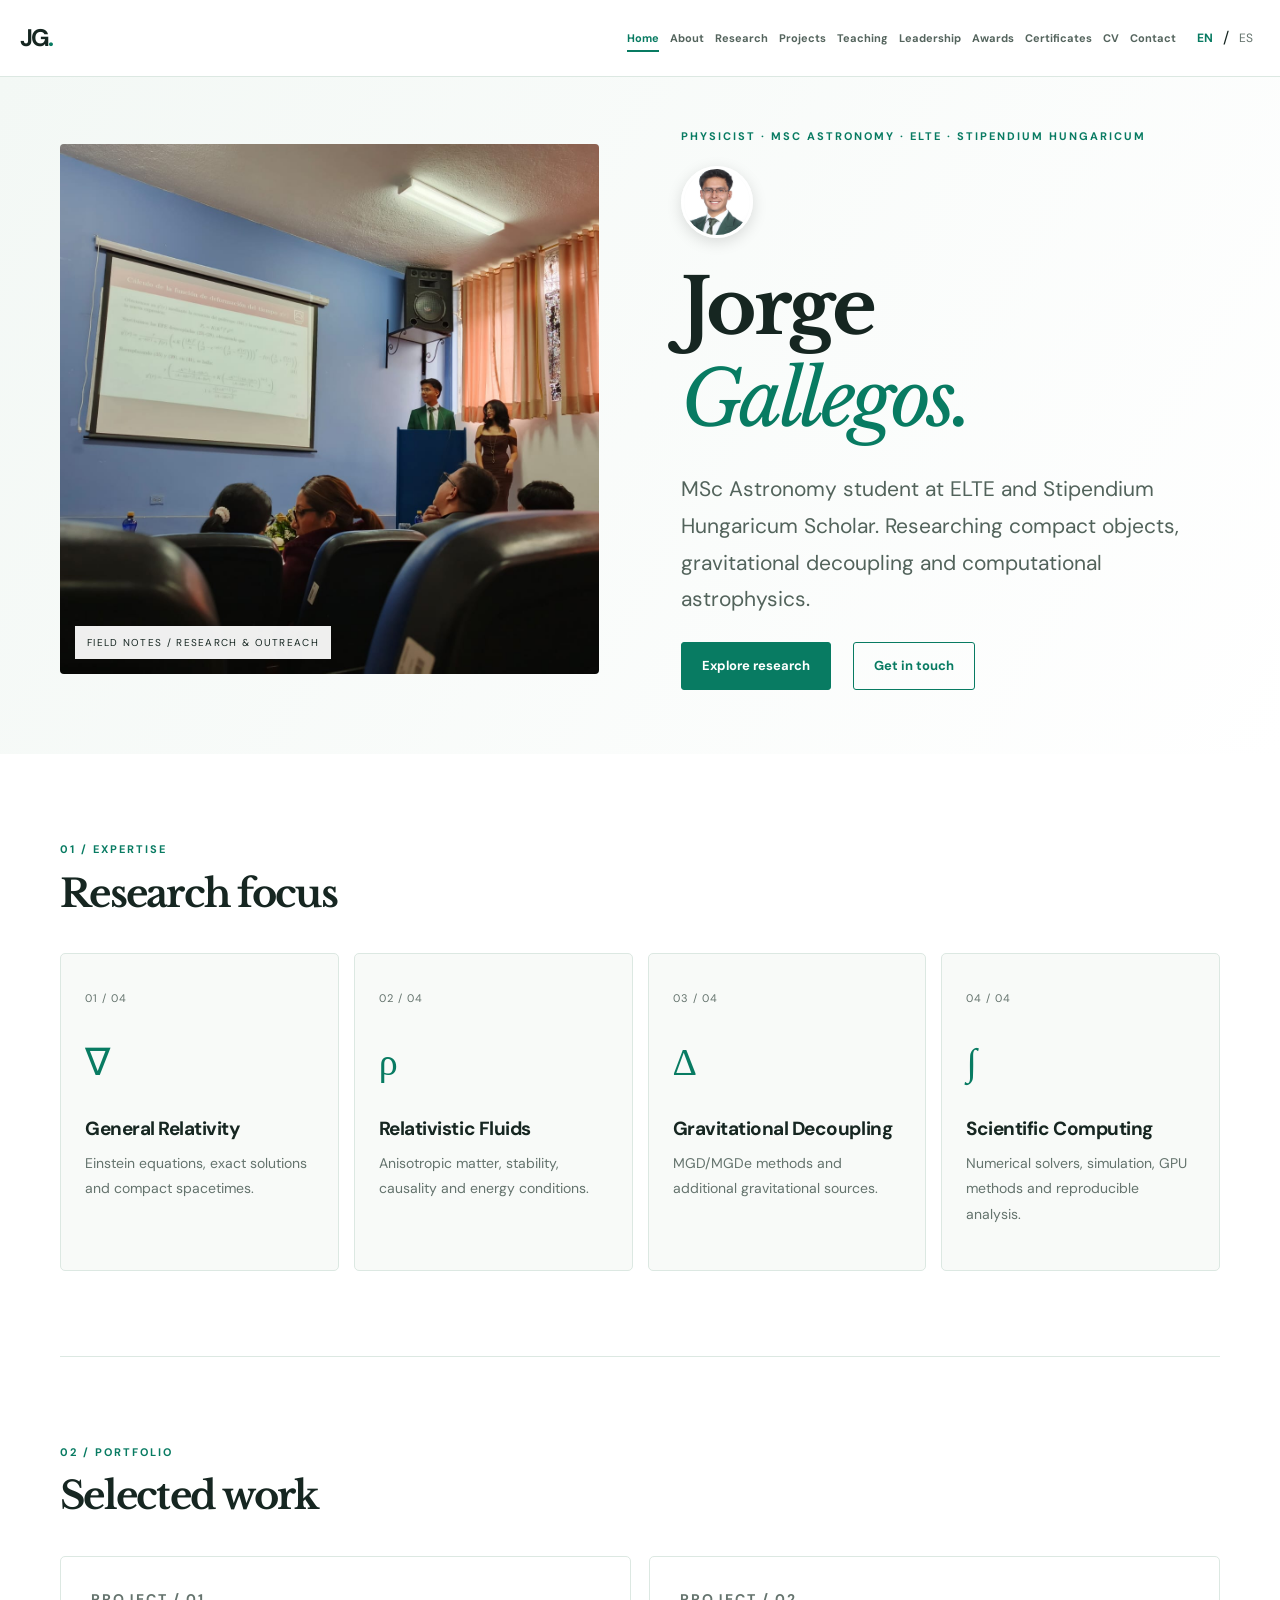
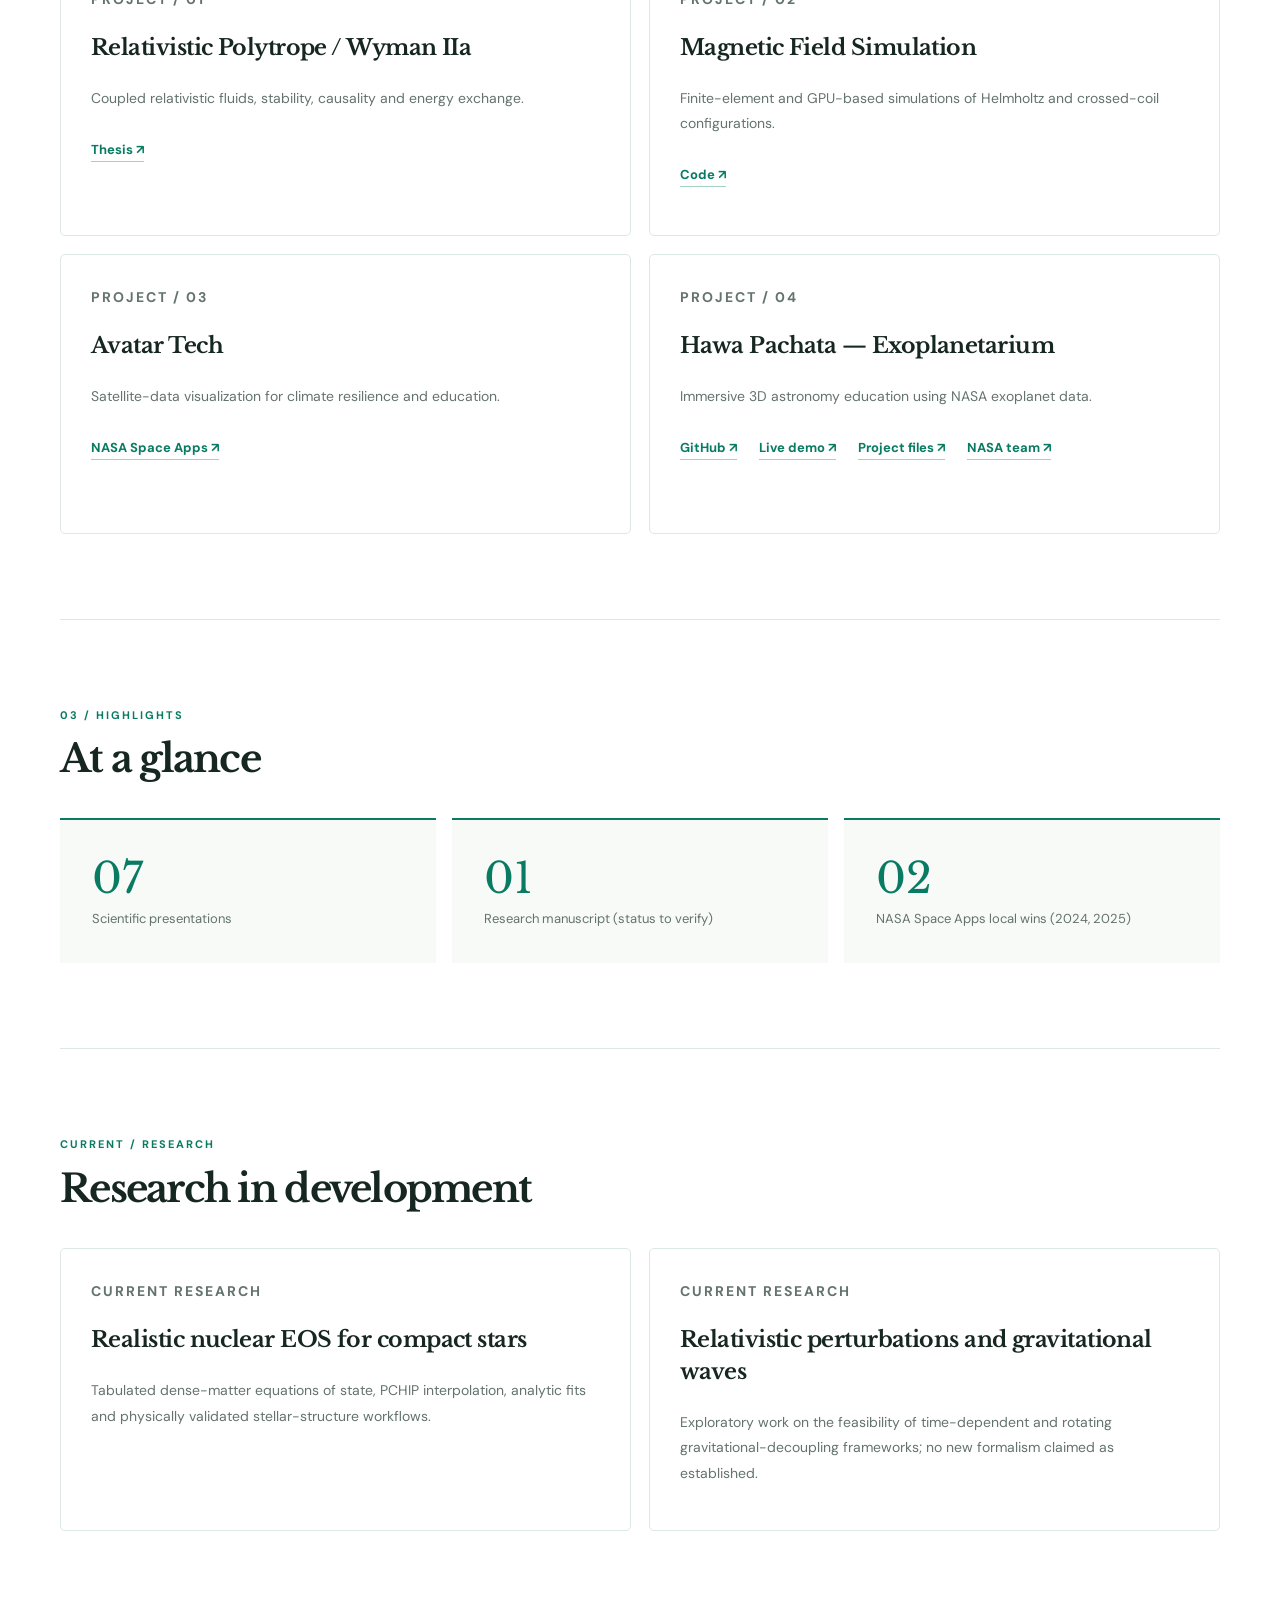
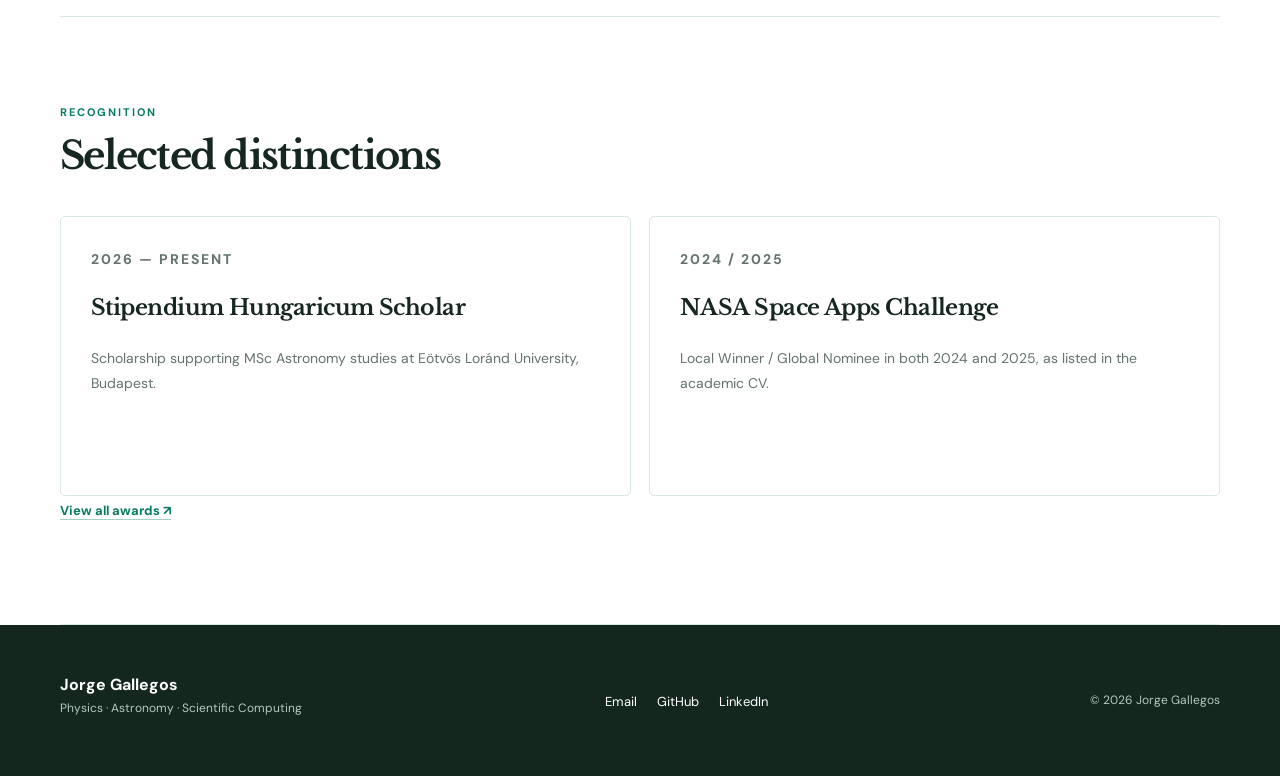
<file: index.html>
<!DOCTYPE html>

<html lang="en"><head><meta charset="utf-8"/><meta content="width=device-width, initial-scale=1" name="viewport"/><meta content="Jorge Gallegos — Physicist and MSc Astronomy student. Research in general relativity, compact objects, and scientific computing." name="description"/><meta content="#087b62" name="theme-color"/><title>Home | Jorge Gallegos</title><link href="https://fonts.googleapis.com" rel="preconnect"/><link crossorigin="" href="https://fonts.gstatic.com" rel="preconnect"/><link href="https://fonts.googleapis.com/css2?family=DM+Sans:wght@400;500;600;700&amp;family=Libre+Baskerville:wght@400;700&amp;display=swap" rel="stylesheet"/><link href="style.css" rel="stylesheet"/><script defer="" src="site.js"></script></head><body><a class="skip" href="#main">Skip to content</a><header class="site-header"><div class="nav-wrap"><a aria-label="Jorge Gallegos home" class="brand" href="index.html"><span class="brand-mark">JG<span>.</span></span><span class="brand-detail">RESEARCH / PORTFOLIO</span></a><button aria-controls="site-nav" aria-expanded="false" class="menu-toggle" type="button">☰ <span>Menu</span></button><nav aria-label="Main navigation" id="site-nav"><a aria-current="page" href="index.html"><span data-en="Home" data-es="Inicio">Home</span></a><a href="about.html"><span data-en="About" data-es="Sobre mí">About</span></a><a href="publications.html"><span data-en="Research" data-es="Investigación">Research</span></a><a href="projects.html"><span data-en="Projects" data-es="Proyectos">Projects</span></a><a href="teaching.html"><span data-en="Teaching" data-es="Docencia">Teaching</span></a><a href="leadership.html"><span data-en="Leadership" data-es="Liderazgo">Leadership</span></a><a href="awards.html"><span data-en="Awards" data-es="Distinciones">Awards</span></a><a href="certificates.html"><span data-en="Certificates" data-es="Certificados">Certificates</span></a><a href="cv.html"><span data-en="CV" data-es="CV">CV</span></a><a href="contact.html"><span data-en="Contact" data-es="Contacto">Contact</span></a></nav><div aria-label="Language" class="lang-switch" role="group"><button aria-pressed="true" data-lang="en" type="button">EN</button><span>/</span><button aria-pressed="false" data-lang="es" type="button">ES</button></div></div></header><main id="main"><section class="home-hero"><div class="container home-grid"><div class="hero-photos reveal"><img alt="Research and academic activities" class="slide active" fetchpriority="high" src="images/portada/IMG-20250508-WA0025.jpg"/><img alt="Research and academic activities" class="slide" loading="lazy" src="images/portada/IMG-20250522-WA0117.jpg"/><img alt="Research and academic activities" class="slide" loading="lazy" src="images/portada/IMG-20251015-WA0043.jpg"/><img alt="Research and academic activities" class="slide" loading="lazy" src="images/portada/IMG-20251017-WA0080.jpg"/><img alt="Research and academic activities" class="slide" loading="lazy" src="images/portada/IMG20241025115255.jpg"/><img alt="Research and academic activities" class="slide" loading="lazy" src="images/portada/IMG-20260425-WA0057.jpg"/><img alt="Research and academic activities" class="slide" loading="lazy" src="images/portada/IMG20241023152222.jpg"/><img alt="Research and academic activities" class="slide" loading="lazy" src="images/portada/Video - Google Fotos - Google Chrome 27_04_2026 22_29_37.png"/><span class="photo-label">FIELD NOTES / RESEARCH &amp; OUTREACH</span></div><div class="home-copy reveal"><p class="eyebrow">PHYSICIST · MSc ASTRONOMY · ELTE · STIPENDIUM HUNGARICUM</p><img alt="Portrait of Jorge Gallegos" class="avatar" src="images/C_9999.jpg"/><h1>Jorge<br/><em>Gallegos.</em></h1><p class="lead" data-en="MSc Astronomy student at ELTE and Stipendium Hungaricum Scholar. Researching compact objects, gravitational decoupling and computational astrophysics." data-es="Estudiante de maestría en Astronomía en ELTE y becario Stipendium Hungaricum. Investigación en objetos compactos, desacoplamiento gravitacional y astrofísica computacional.">MSc Astronomy student at ELTE and Stipendium Hungaricum Scholar. Researching compact objects, gravitational decoupling and computational astrophysics.</p><div class="link-row"><a class="btn" href="publications.html"><span class="" data-en="Explore research" data-es="Explorar investigación">Explore research</span></a><a class="btn outline" href="contact.html"><span class="" data-en="Get in touch" data-es="Contactar">Get in touch</span></a></div></div></div></section><section class="section container"><div class="section-head"><div><p class="eyebrow">01 / EXPERTISE</p><h2>Research focus</h2></div></div><div class="focus-grid"><article class="focus-card reveal"><span class="focus-number">01 / 04</span><div class="focus-symbol">∇</div><h3 class="" data-en="General Relativity" data-es="Relatividad general">General Relativity</h3><p class="" data-en="Einstein equations, exact solutions and compact spacetimes." data-es="Ecuaciones de Einstein, soluciones exactas y espaciotiempos compactos.">Einstein equations, exact solutions and compact spacetimes.</p></article><article class="focus-card reveal"><span class="focus-number">02 / 04</span><div class="focus-symbol">ρ</div><h3 class="" data-en="Relativistic Fluids" data-es="Fluidos relativistas">Relativistic Fluids</h3><p class="" data-en="Anisotropic matter, stability, causality and energy conditions." data-es="Materia anisótropa, estabilidad, causalidad y condiciones de energía.">Anisotropic matter, stability, causality and energy conditions.</p></article><article class="focus-card reveal"><span class="focus-number">03 / 04</span><div class="focus-symbol">Δ</div><h3 class="" data-en="Gravitational Decoupling" data-es="Desacoplamiento gravitacional">Gravitational Decoupling</h3><p class="" data-en="MGD/MGDe methods and additional gravitational sources." data-es="Métodos MGD/MGDe y fuentes gravitacionales adicionales.">MGD/MGDe methods and additional gravitational sources.</p></article><article class="focus-card reveal"><span class="focus-number">04 / 04</span><div class="focus-symbol">∫</div><h3 class="" data-en="Scientific Computing" data-es="Computación científica">Scientific Computing</h3><p class="" data-en="Numerical solvers, simulation, GPU methods and reproducible analysis." data-es="Solucionadores numéricos, simulación, GPU y análisis reproducible.">Numerical solvers, simulation, GPU methods and reproducible analysis.</p></article></div></section><section class="section container"><div class="section-head"><div><p class="eyebrow">02 / PORTFOLIO</p><h2>Selected work</h2></div></div><div class="project-grid"><article class="project-card reveal"><p class="eyebrow">PROJECT / 01</p><h3 class="" data-en="Relativistic Polytrope / Wyman IIa" data-es="Polítropo relativista / Wyman IIa">Relativistic Polytrope / Wyman IIa</h3><p class="" data-en="Coupled relativistic fluids, stability, causality and energy exchange." data-es="Fluidos relativistas acoplados, estabilidad, causalidad e intercambio de energía.">Coupled relativistic fluids, stability, causality and energy exchange.</p><div class="link-row"><a class="text-link" href="https://dspace.espoch.edu.ec:8080/server/api/core/bitstreams/0e2a29c3-697a-497d-b6f1-a41cdf608681/content" rel="noopener noreferrer" target="_blank">Thesis ↗</a></div></article><article class="project-card reveal"><p class="eyebrow">PROJECT / 02</p><h3 class="" data-en="Magnetic Field Simulation" data-es="Simulación de campos magnéticos">Magnetic Field Simulation</h3><p class="" data-en="Finite-element and GPU-based simulations of Helmholtz and crossed-coil configurations." data-es="Simulaciones por elementos finitos y GPU de bobinas Helmholtz y cruzadas.">Finite-element and GPU-based simulations of Helmholtz and crossed-coil configurations.</p><div class="link-row"><a class="text-link" href="https://github.com/gallegosjf2002/Sistemas-de-Bobinas" rel="noopener noreferrer" target="_blank">Code ↗</a></div></article><article class="project-card reveal"><p class="eyebrow">PROJECT / 03</p><h3 class="" data-en="Avatar Tech" data-es="Avatar Tech">Avatar Tech</h3><p class="" data-en="Satellite-data visualization for climate resilience and education." data-es="Visualización de datos satelitales para resiliencia climática y educación.">Satellite-data visualization for climate resilience and education.</p><div class="link-row"><a class="text-link" href="https://www.spaceappschallenge.org/" rel="noopener noreferrer" target="_blank">NASA Space Apps ↗</a></div></article><article class="project-card reveal"><p class="eyebrow">PROJECT / 04</p><h3 class="" data-en="Hawa Pachata — Exoplanetarium" data-es="Hawa Pachata — Exoplanetario">Hawa Pachata — Exoplanetarium</h3><p class="" data-en="Immersive 3D astronomy education using NASA exoplanet data." data-es="Educación astronómica inmersiva en 3D con datos de exoplanetas de la NASA.">Immersive 3D astronomy education using NASA exoplanet data.</p><div class="link-row"><a class="text-link" href="https://github.com/gallegosjf2002/Nasa-Space-Apps-2024" rel="noopener noreferrer" target="_blank">GitHub ↗</a><a class="text-link" href="https://exoplanetas-3d-j17bl1w.gamma.site/" rel="noopener noreferrer" target="_blank">Live demo ↗</a><a class="text-link" href="https://drive.google.com/drive/folders/13OHEOp3pBygkXjEJHh3L-yf-K2rORhTL" rel="noopener noreferrer" target="_blank">Project files ↗</a><a class="text-link" href="https://www.spaceappschallenge.org/nasa-space-apps-2024/find-a-team/voyager-reloaded/?tab=project" rel="noopener noreferrer" target="_blank">NASA team ↗</a></div></article></div></section><section class="section container"><div class="section-head"><div><p class="eyebrow">03 / HIGHLIGHTS</p><h2>At a glance</h2></div></div><div class="stats"><div><strong>07</strong><span>Scientific presentations</span></div><div><strong>01</strong><span>Research manuscript (status to verify)</span></div><div><strong>02</strong><span>NASA Space Apps local wins (2024, 2025)</span></div></div></section><section class="section container"><div class="section-head"><div><p class="eyebrow">CURRENT / RESEARCH</p><h2>Research in development</h2></div></div><div class="project-grid"><article class="project-card reveal"><p class="eyebrow">CURRENT RESEARCH</p><h3>Realistic nuclear EOS for compact stars</h3><p>Tabulated dense-matter equations of state, PCHIP interpolation, analytic fits and physically validated stellar-structure workflows.</p></article><article class="project-card reveal"><p class="eyebrow">CURRENT RESEARCH</p><h3>Relativistic perturbations and gravitational waves</h3><p>Exploratory work on the feasibility of time-dependent and rotating gravitational-decoupling frameworks; no new formalism claimed as established.</p></article></div></section><section class="section container"><div class="section-head"><div><p class="eyebrow">RECOGNITION</p><h2>Selected distinctions</h2></div></div><div class="project-grid"><article class="project-card reveal"><p class="eyebrow">2026 — PRESENT</p><h3>Stipendium Hungaricum Scholar</h3><p>Scholarship supporting MSc Astronomy studies at Eötvös Loránd University, Budapest.</p></article><article class="project-card reveal"><p class="eyebrow">2024 / 2025</p><h3>NASA Space Apps Challenge</h3><p>Local Winner / Global Nominee in both 2024 and 2025, as listed in the academic CV.</p></article></div><p><a class="text-link" href="awards.html">View all awards ↗</a></p></section></main><footer class="site-footer"><div class="container footer-inner"><div><strong>Jorge Gallegos</strong><p>Physics · Astronomy · Scientific Computing</p></div><div><a href="mailto:gallegosjf2002@gmail.com">Email</a><a href="https://github.com/gallegosjf2002" rel="noopener noreferrer" target="_blank">GitHub</a><a href="https://www.linkedin.com/in/jorge-gallegos-4514b1245/" rel="noopener noreferrer" target="_blank">LinkedIn</a></div><small>© <span id="year"></span> Jorge Gallegos</small></div></footer></body></html>
</file>
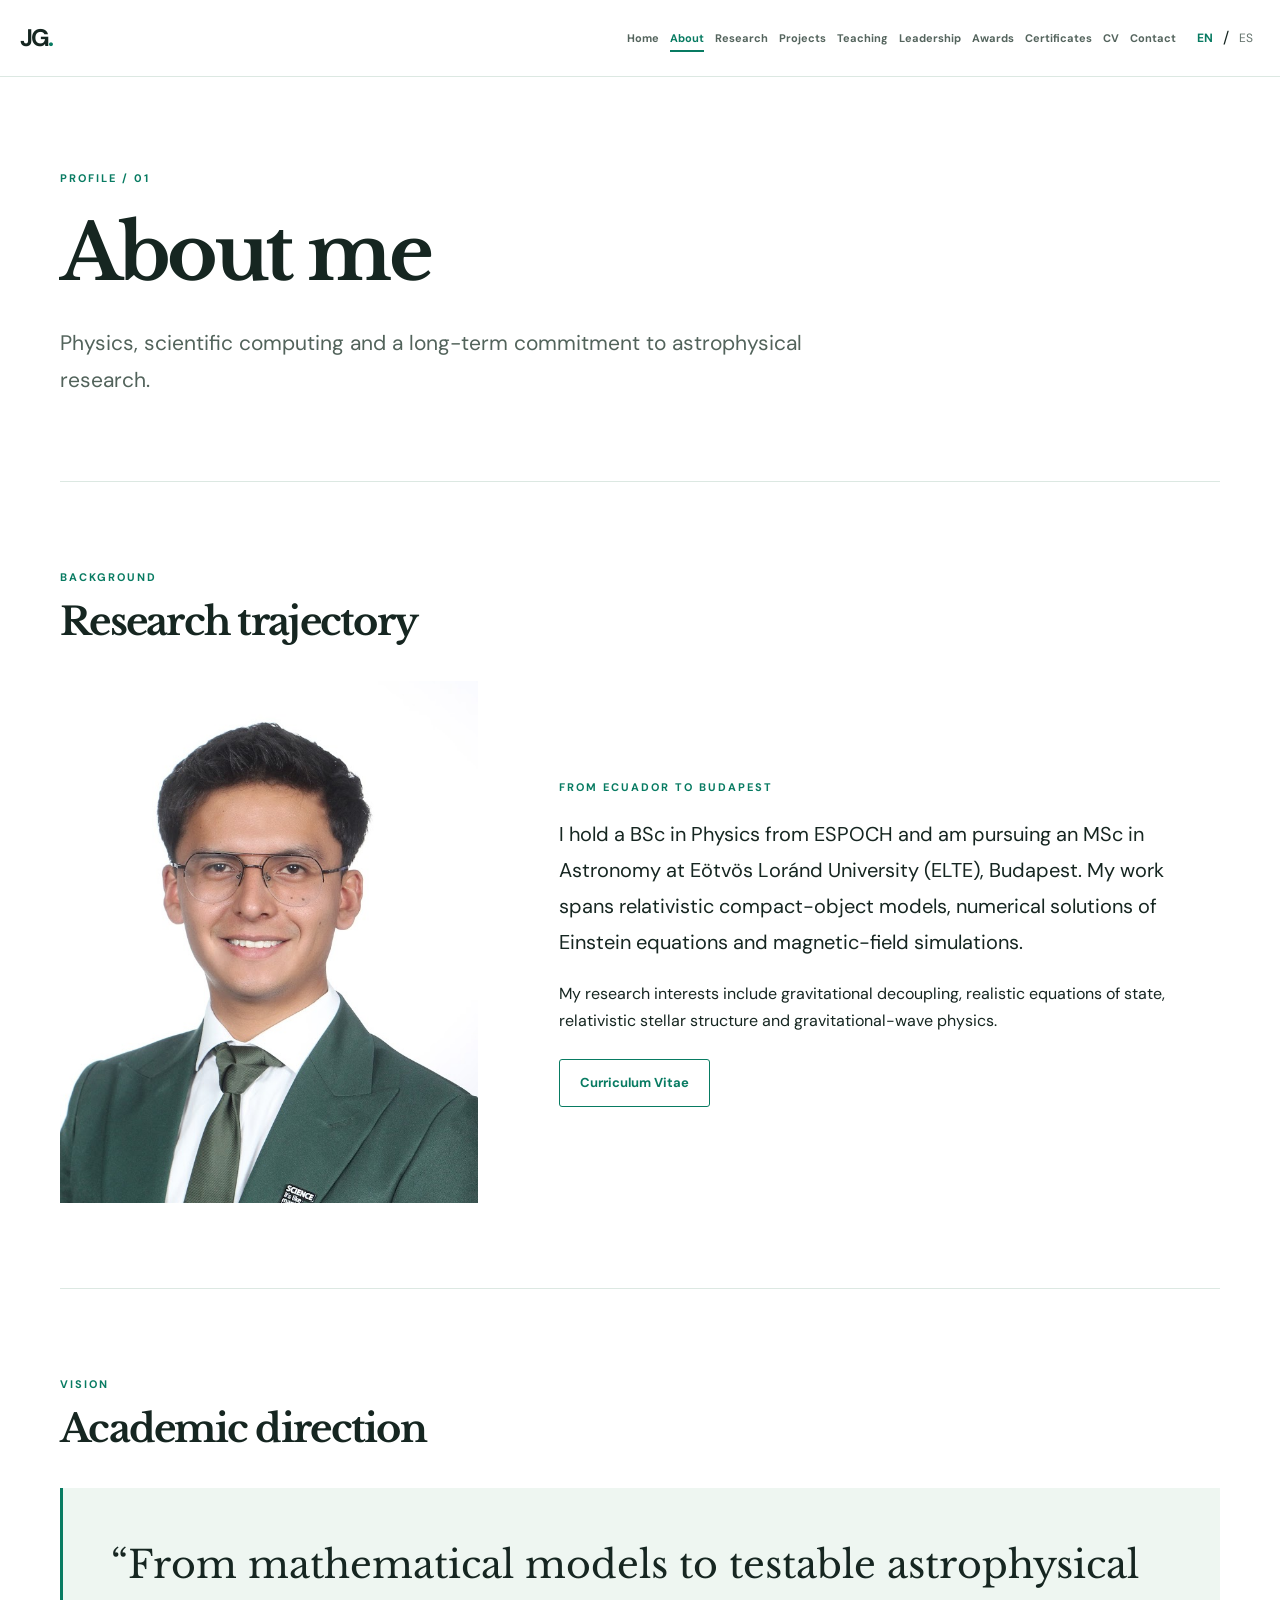
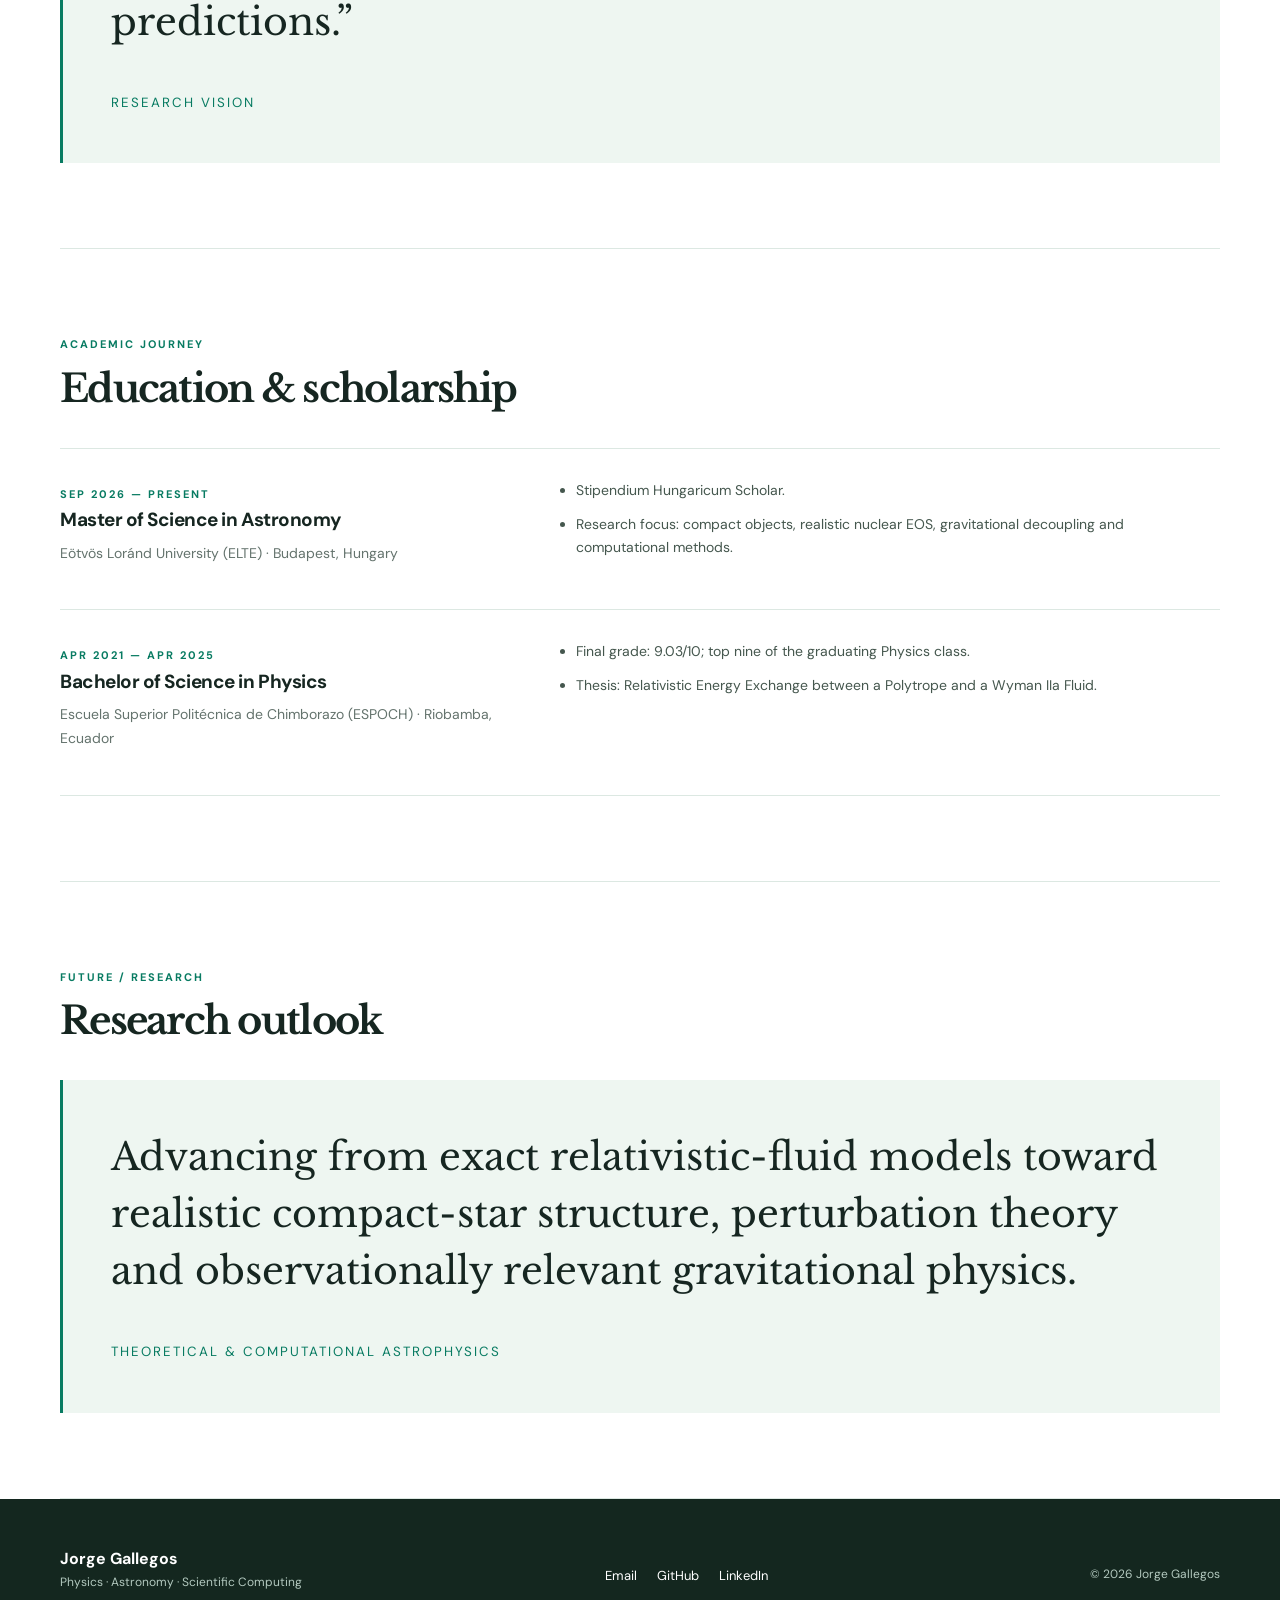
<file: about.html>
<!DOCTYPE html>

<html lang="en"><head><meta charset="utf-8"/><meta content="width=device-width, initial-scale=1" name="viewport"/><meta content="Jorge Gallegos — Physicist and MSc Astronomy student. Research in general relativity, compact objects, and scientific computing." name="description"/><meta content="#087b62" name="theme-color"/><title>About | Jorge Gallegos</title><link href="https://fonts.googleapis.com" rel="preconnect"/><link crossorigin="" href="https://fonts.gstatic.com" rel="preconnect"/><link href="https://fonts.googleapis.com/css2?family=DM+Sans:wght@400;500;600;700&amp;family=Libre+Baskerville:wght@400;700&amp;display=swap" rel="stylesheet"/><link href="style.css" rel="stylesheet"/><script defer="" src="site.js"></script></head><body><a class="skip" href="#main">Skip to content</a><header class="site-header"><div class="nav-wrap"><a aria-label="Jorge Gallegos home" class="brand" href="index.html"><span class="brand-mark">JG<span>.</span></span><span class="brand-detail">RESEARCH / PORTFOLIO</span></a><button aria-controls="site-nav" aria-expanded="false" class="menu-toggle" type="button">☰ <span>Menu</span></button><nav aria-label="Main navigation" id="site-nav"><a href="index.html"><span data-en="Home" data-es="Inicio">Home</span></a><a aria-current="page" href="about.html"><span data-en="About" data-es="Sobre mí">About</span></a><a href="publications.html"><span data-en="Research" data-es="Investigación">Research</span></a><a href="projects.html"><span data-en="Projects" data-es="Proyectos">Projects</span></a><a href="teaching.html"><span data-en="Teaching" data-es="Docencia">Teaching</span></a><a href="leadership.html"><span data-en="Leadership" data-es="Liderazgo">Leadership</span></a><a href="awards.html"><span data-en="Awards" data-es="Distinciones">Awards</span></a><a href="certificates.html"><span data-en="Certificates" data-es="Certificados">Certificates</span></a><a href="cv.html"><span data-en="CV" data-es="CV">CV</span></a><a href="contact.html"><span data-en="Contact" data-es="Contacto">Contact</span></a></nav><div aria-label="Language" class="lang-switch" role="group"><button aria-pressed="true" data-lang="en" type="button">EN</button><span>/</span><button aria-pressed="false" data-lang="es" type="button">ES</button></div></div></header><main id="main"><div class="page-intro container reveal"><p class="eyebrow">PROFILE / 01</p><h1 class="" data-en="About me" data-es="Sobre mí">About me</h1><p class="lead" data-en="Physics, scientific computing and a long-term commitment to astrophysical research." data-es="Física, computación científica y compromiso a largo plazo con la investigación astrofísica.">Physics, scientific computing and a long-term commitment to astrophysical research.</p></div><section class="section container"><div class="section-head"><div><p class="eyebrow">BACKGROUND</p><h2>Research trajectory</h2></div></div><div class="editorial-grid"><img alt="Jorge Gallegos" class="editorial-image" src="images/C_9999.jpg"/><div><p class="eyebrow">FROM ECUADOR TO BUDAPEST</p><p class="body-large" data-en="I hold a BSc in Physics from ESPOCH and am pursuing an MSc in Astronomy at Eötvös Loránd University (ELTE), Budapest. My work spans relativistic compact-object models, numerical solutions of Einstein equations and magnetic-field simulations." data-es="Soy graduado en Física por ESPOCH y curso un máster en Astronomía en la Universidad Eötvös Loránd (ELTE), Budapest. Mi trabajo abarca modelos relativistas de objetos compactos, soluciones numéricas de las ecuaciones de Einstein y simulaciones de campos magnéticos.">I hold a BSc in Physics from ESPOCH and am pursuing an MSc in Astronomy at Eötvös Loránd University (ELTE), Budapest. My work spans relativistic compact-object models, numerical solutions of Einstein equations and magnetic-field simulations.</p><p class="" data-en="My research interests include gravitational decoupling, realistic equations of state, relativistic stellar structure and gravitational-wave physics." data-es="Mis intereses incluyen desacoplamiento gravitacional, ecuaciones de estado realistas, estructura estelar relativista y física de ondas gravitacionales.">My research interests include gravitational decoupling, realistic equations of state, relativistic stellar structure and gravitational-wave physics.</p><div class="link-row"><a class="btn outline" href="cv.html">Curriculum Vitae</a></div></div></div></section><section class="section container"><div class="section-head"><div><p class="eyebrow">VISION</p><h2>Academic direction</h2></div></div><div class="quote-panel"><p>“From mathematical models to testable astrophysical predictions.”</p><small>RESEARCH VISION</small></div></section><section class="section container"><div class="section-head"><div><p class="eyebrow">ACADEMIC JOURNEY</p><h2>Education &amp; scholarship</h2></div></div><div class="experience-list"><article class="experience-item reveal"><div><span class="eyebrow">SEP 2026 — PRESENT</span><h3>Master of Science in Astronomy</h3><p class="muted">Eötvös Loránd University (ELTE) · Budapest, Hungary</p></div><ul><li>Stipendium Hungaricum Scholar.</li><li>Research focus: compact objects, realistic nuclear EOS, gravitational decoupling and computational methods.</li></ul></article><article class="experience-item reveal"><div><span class="eyebrow">APR 2021 — APR 2025</span><h3>Bachelor of Science in Physics</h3><p class="muted">Escuela Superior Politécnica de Chimborazo (ESPOCH) · Riobamba, Ecuador</p></div><ul><li>Final grade: 9.03/10; top nine of the graduating Physics class.</li><li>Thesis: Relativistic Energy Exchange between a Polytrope and a Wyman IIa Fluid.</li></ul></article></div></section><section class="section container"><div class="section-head"><div><p class="eyebrow">FUTURE / RESEARCH</p><h2>Research outlook</h2></div></div><div class="quote-panel"><p>Advancing from exact relativistic-fluid models toward realistic compact-star structure, perturbation theory and observationally relevant gravitational physics.</p><small>THEORETICAL &amp; COMPUTATIONAL ASTROPHYSICS</small></div></section></main><footer class="site-footer"><div class="container footer-inner"><div><strong>Jorge Gallegos</strong><p>Physics · Astronomy · Scientific Computing</p></div><div><a href="mailto:gallegosjf2002@gmail.com">Email</a><a href="https://github.com/gallegosjf2002" rel="noopener noreferrer" target="_blank">GitHub</a><a href="https://www.linkedin.com/in/jorge-gallegos-4514b1245/" rel="noopener noreferrer" target="_blank">LinkedIn</a></div><small>© <span id="year"></span> Jorge Gallegos</small></div></footer></body></html>
</file>
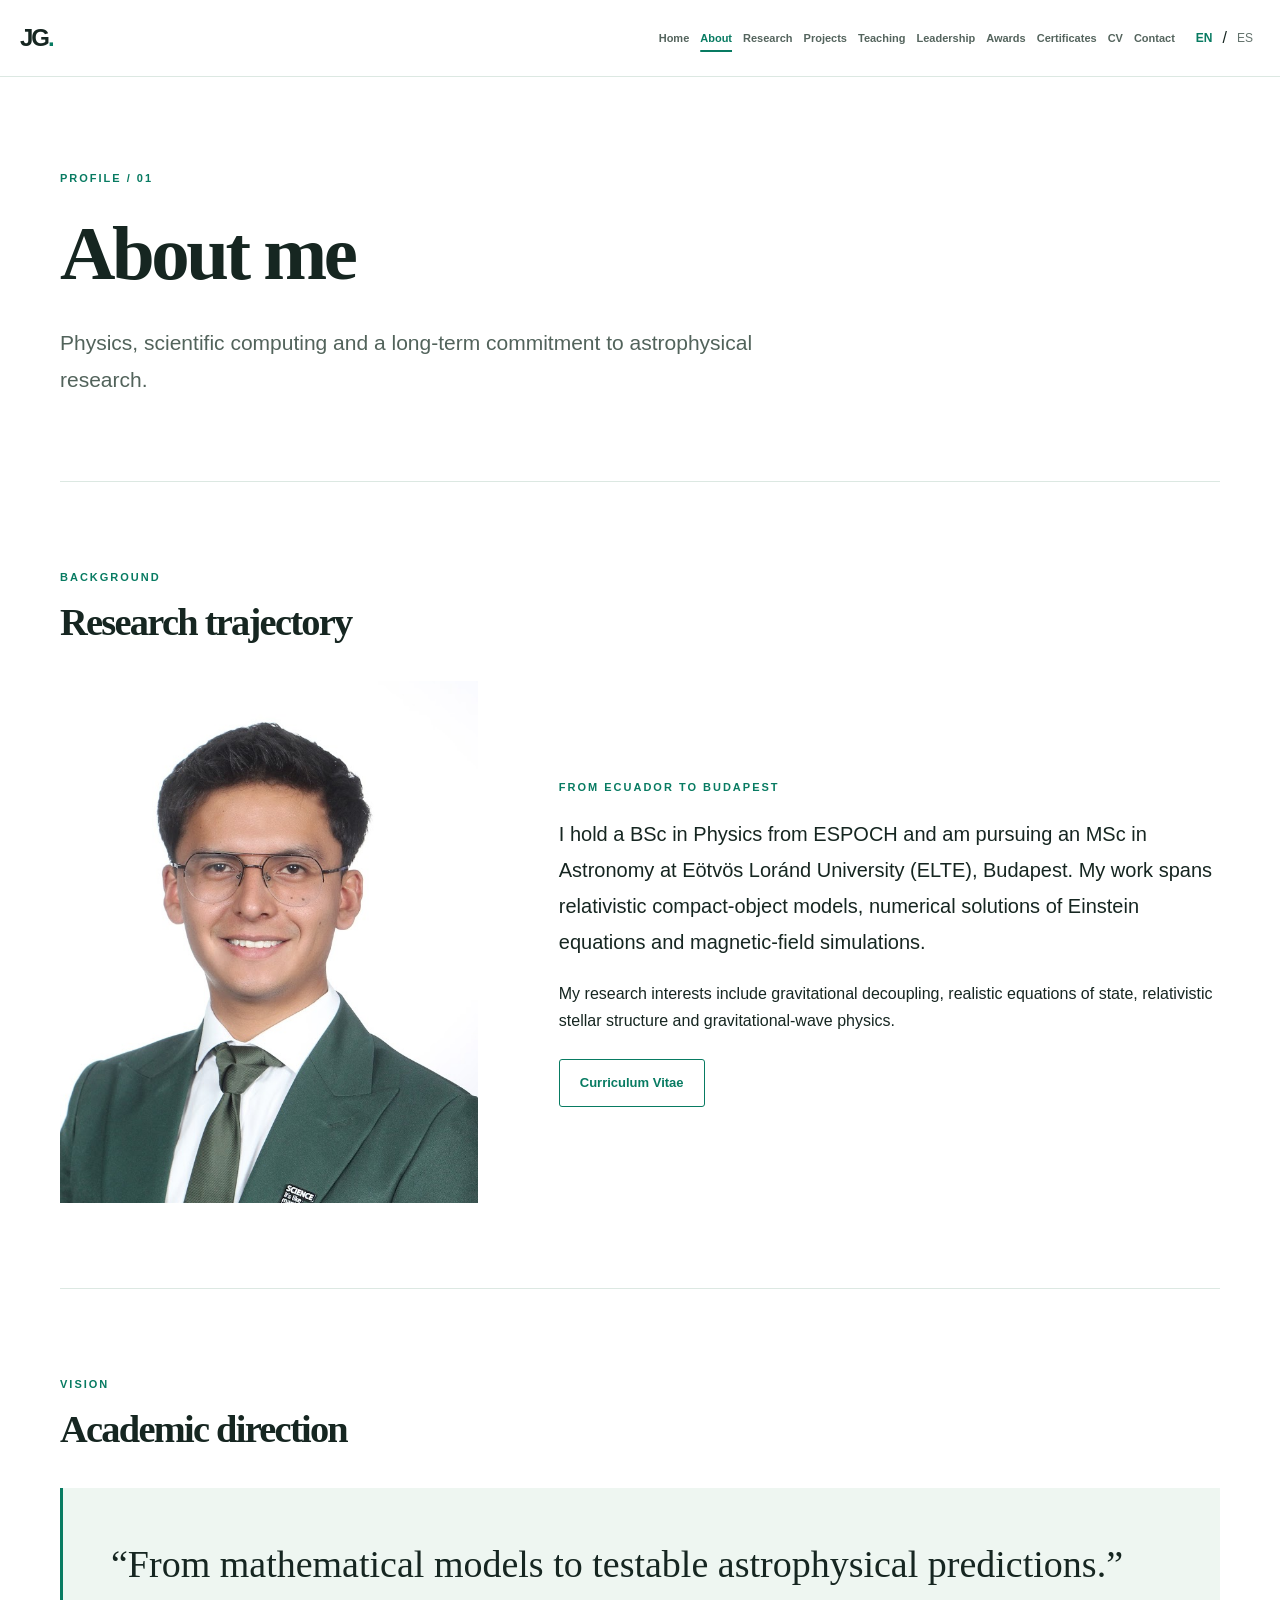
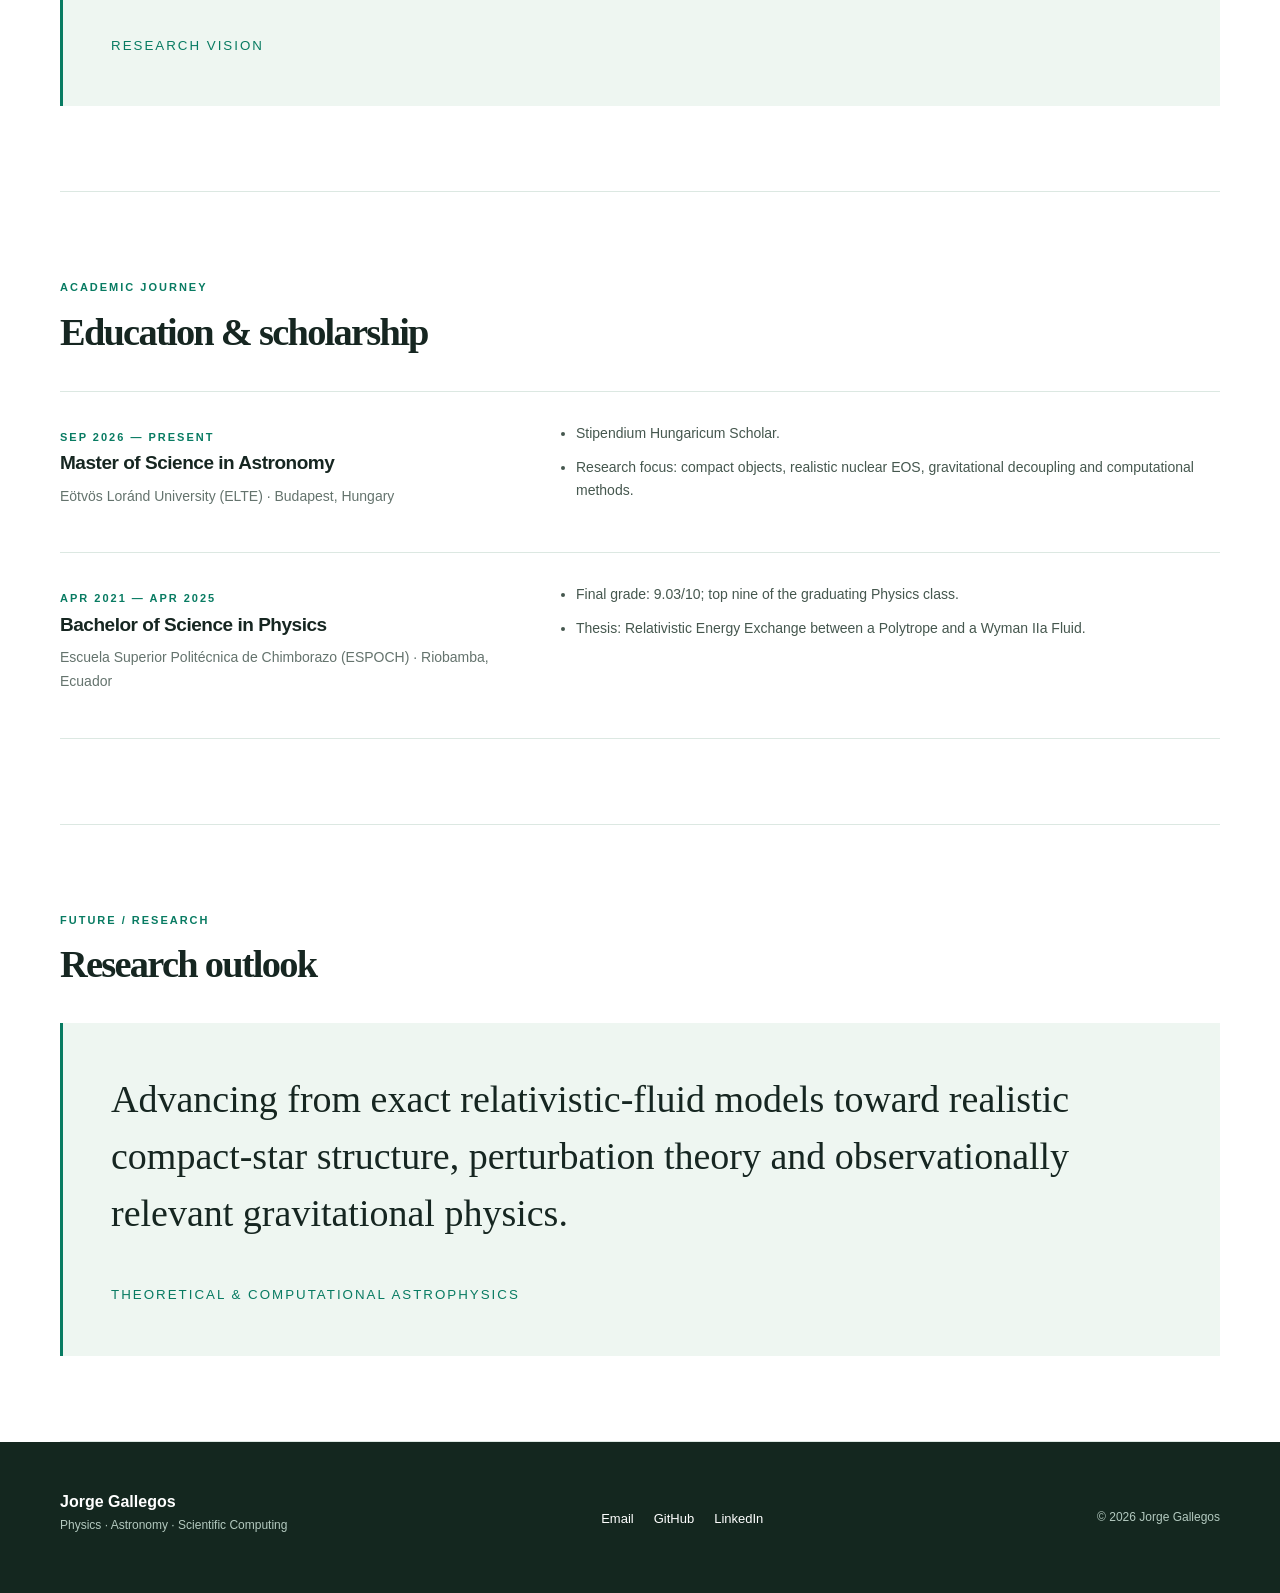
<file: about_me.html>
<!DOCTYPE html>
<html lang="en"><head><meta charset="utf-8"/><meta content="0; url=about.html" http-equiv="refresh"/><title>Redirecting</title></head><body><a href="about.html">About Jorge Gallegos</a></body></html>
</file>
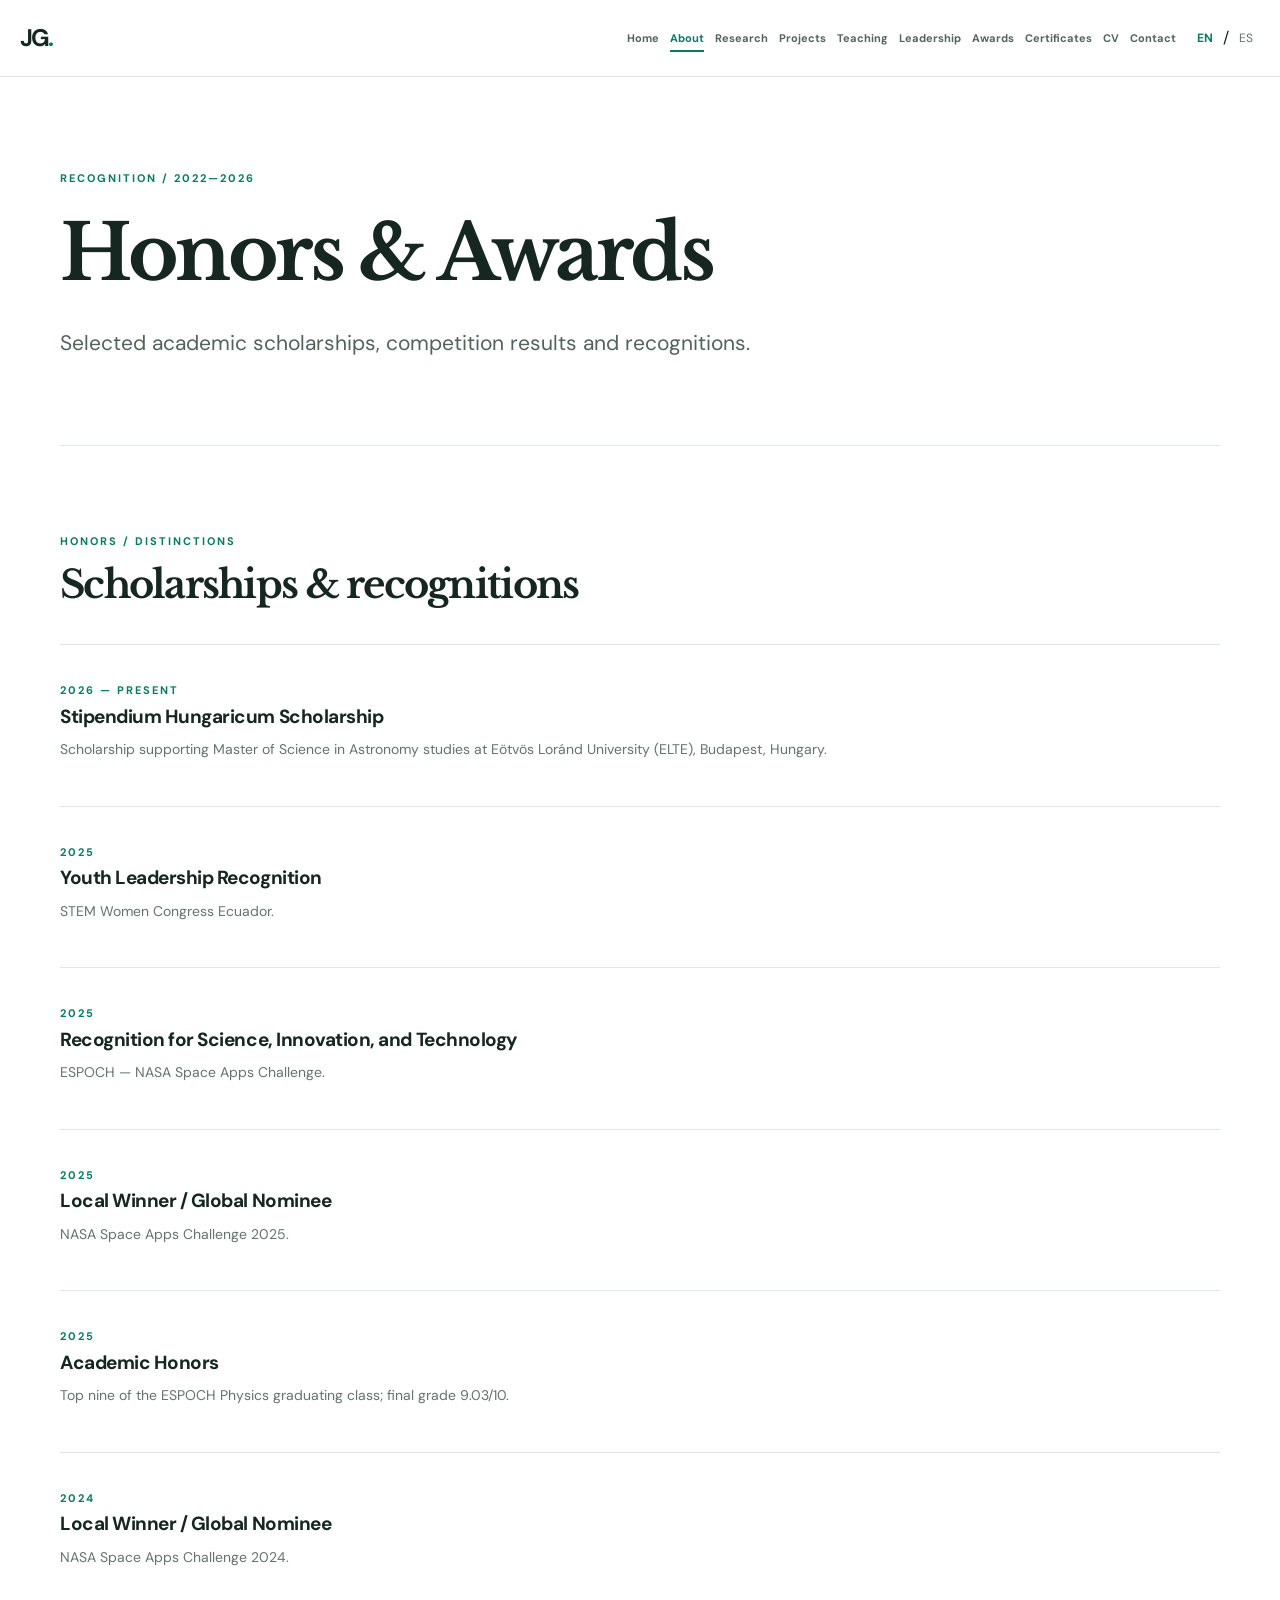
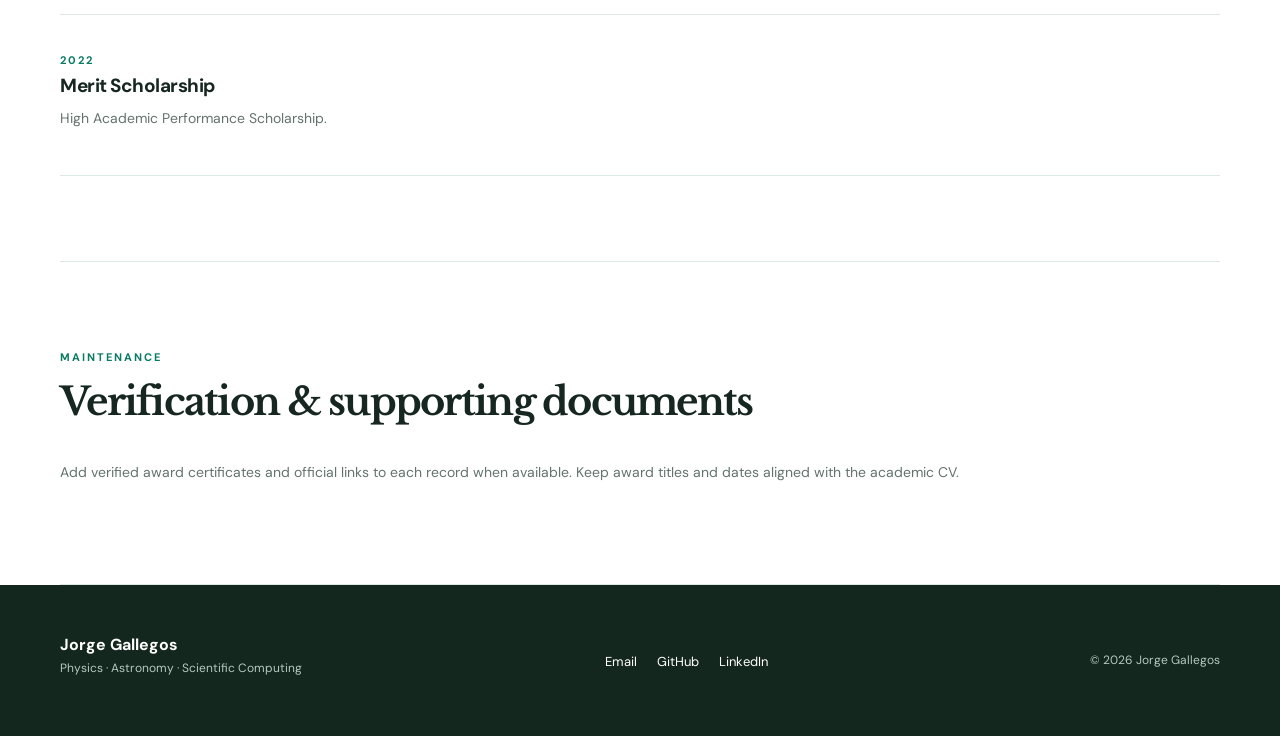
<file: awards.html>
<!DOCTYPE html>

<html lang="en"><head><meta charset="utf-8"/><meta content="width=device-width, initial-scale=1" name="viewport"/><meta content="Jorge Gallegos — Physicist and MSc Astronomy student. Research in general relativity, compact objects, and scientific computing." name="description"/><meta content="#087b62" name="theme-color"/><title>About | Jorge Gallegos</title><link href="https://fonts.googleapis.com" rel="preconnect"/><link crossorigin="" href="https://fonts.gstatic.com" rel="preconnect"/><link href="https://fonts.googleapis.com/css2?family=DM+Sans:wght@400;500;600;700&amp;family=Libre+Baskerville:wght@400;700&amp;display=swap" rel="stylesheet"/><link href="style.css" rel="stylesheet"/><script defer="" src="site.js"></script></head><body><a class="skip" href="#main">Skip to content</a><header class="site-header"><div class="nav-wrap"><a aria-label="Jorge Gallegos home" class="brand" href="index.html"><span class="brand-mark">JG<span>.</span></span><span class="brand-detail">RESEARCH / PORTFOLIO</span></a><button aria-controls="site-nav" aria-expanded="false" class="menu-toggle" type="button">☰ <span>Menu</span></button><nav aria-label="Main navigation" id="site-nav"><a href="index.html"><span data-en="Home" data-es="Inicio">Home</span></a><a aria-current="page" href="about.html"><span data-en="About" data-es="Sobre mí">About</span></a><a href="publications.html"><span data-en="Research" data-es="Investigación">Research</span></a><a href="projects.html"><span data-en="Projects" data-es="Proyectos">Projects</span></a><a href="teaching.html"><span data-en="Teaching" data-es="Docencia">Teaching</span></a><a href="leadership.html"><span data-en="Leadership" data-es="Liderazgo">Leadership</span></a><a href="awards.html"><span data-en="Awards" data-es="Distinciones">Awards</span></a><a href="certificates.html"><span data-en="Certificates" data-es="Certificados">Certificates</span></a><a href="cv.html"><span data-en="CV" data-es="CV">CV</span></a><a href="contact.html"><span data-en="Contact" data-es="Contacto">Contact</span></a></nav><div aria-label="Language" class="lang-switch" role="group"><button aria-pressed="true" data-lang="en" type="button">EN</button><span>/</span><button aria-pressed="false" data-lang="es" type="button">ES</button></div></div></header><main id="main"><div class="page-intro container reveal"><p class="eyebrow">RECOGNITION / 2022—2026</p><h1>Honors &amp; Awards</h1><p class="lead">Selected academic scholarships, competition results and recognitions.</p></div><section class="section container"><div class="section-head"><div><p class="eyebrow">HONORS / DISTINCTIONS</p><h2>Scholarships &amp; recognitions</h2></div></div><div class="experience-list"><article class="experience-item reveal"><div><span class="eyebrow">2026 — PRESENT</span><h3>Stipendium Hungaricum Scholarship</h3><p class="muted">Scholarship supporting Master of Science in Astronomy studies at Eötvös Loránd University (ELTE), Budapest, Hungary.</p></div><ul></ul></article><article class="experience-item reveal"><div><span class="eyebrow">2025</span><h3>Youth Leadership Recognition</h3><p class="muted">STEM Women Congress Ecuador.</p></div><ul></ul></article><article class="experience-item reveal"><div><span class="eyebrow">2025</span><h3>Recognition for Science, Innovation, and Technology</h3><p class="muted">ESPOCH — NASA Space Apps Challenge.</p></div><ul></ul></article><article class="experience-item reveal"><div><span class="eyebrow">2025</span><h3>Local Winner / Global Nominee</h3><p class="muted">NASA Space Apps Challenge 2025.</p></div><ul></ul></article><article class="experience-item reveal"><div><span class="eyebrow">2025</span><h3>Academic Honors</h3><p class="muted">Top nine of the ESPOCH Physics graduating class; final grade 9.03/10.</p></div><ul></ul></article><article class="experience-item reveal"><div><span class="eyebrow">2024</span><h3>Local Winner / Global Nominee</h3><p class="muted">NASA Space Apps Challenge 2024.</p></div><ul></ul></article><article class="experience-item reveal"><div><span class="eyebrow">2022</span><h3>Merit Scholarship</h3><p class="muted">High Academic Performance Scholarship.</p></div><ul></ul></article></div></section><section class="section container"><div class="section-head"><div><p class="eyebrow">MAINTENANCE</p><h2>Verification &amp; supporting documents</h2></div></div><p class="muted">Add verified award certificates and official links to each record when available. Keep award titles and dates aligned with the academic CV.</p></section></main><footer class="site-footer"><div class="container footer-inner"><div><strong>Jorge Gallegos</strong><p>Physics · Astronomy · Scientific Computing</p></div><div><a href="mailto:gallegosjf2002@gmail.com">Email</a><a href="https://github.com/gallegosjf2002" rel="noopener noreferrer" target="_blank">GitHub</a><a href="https://www.linkedin.com/in/jorge-gallegos-4514b1245/" rel="noopener noreferrer" target="_blank">LinkedIn</a></div><small>© <span id="year"></span> Jorge Gallegos</small></div></footer></body></html>
</file>
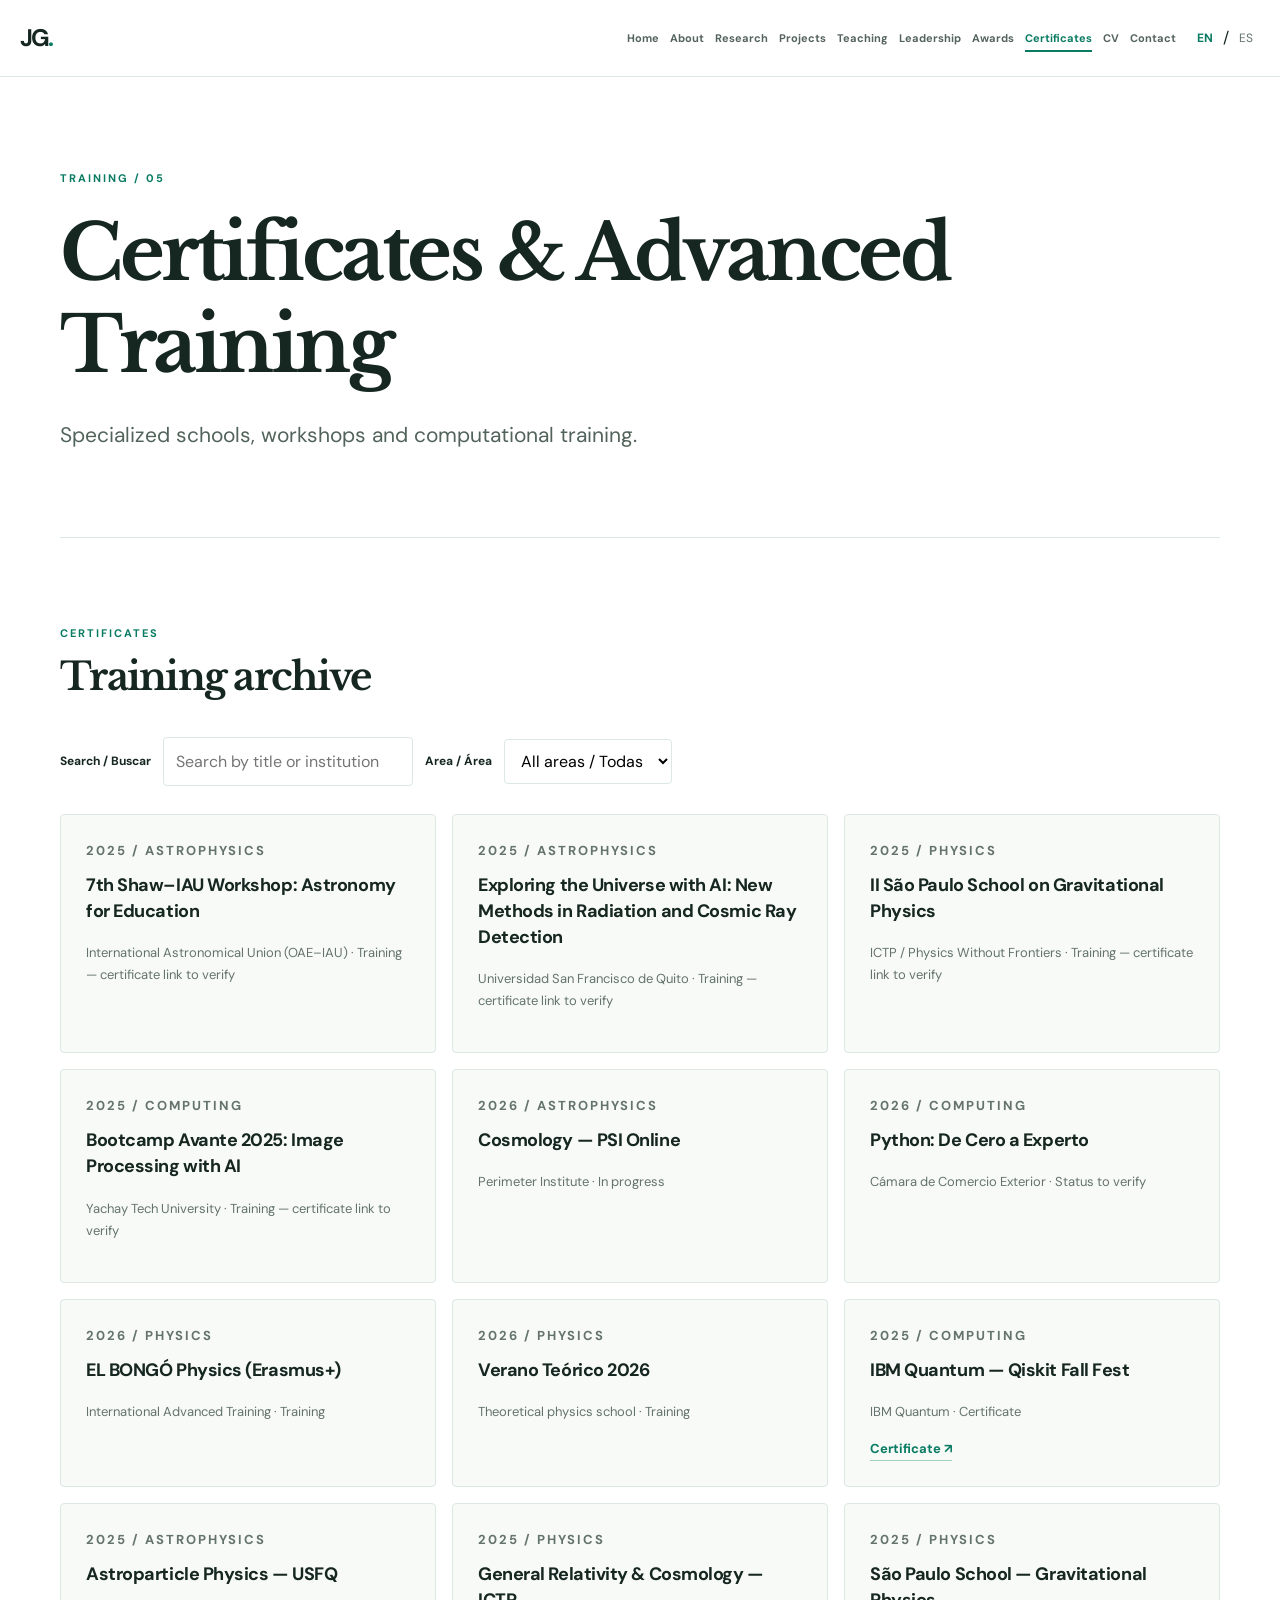
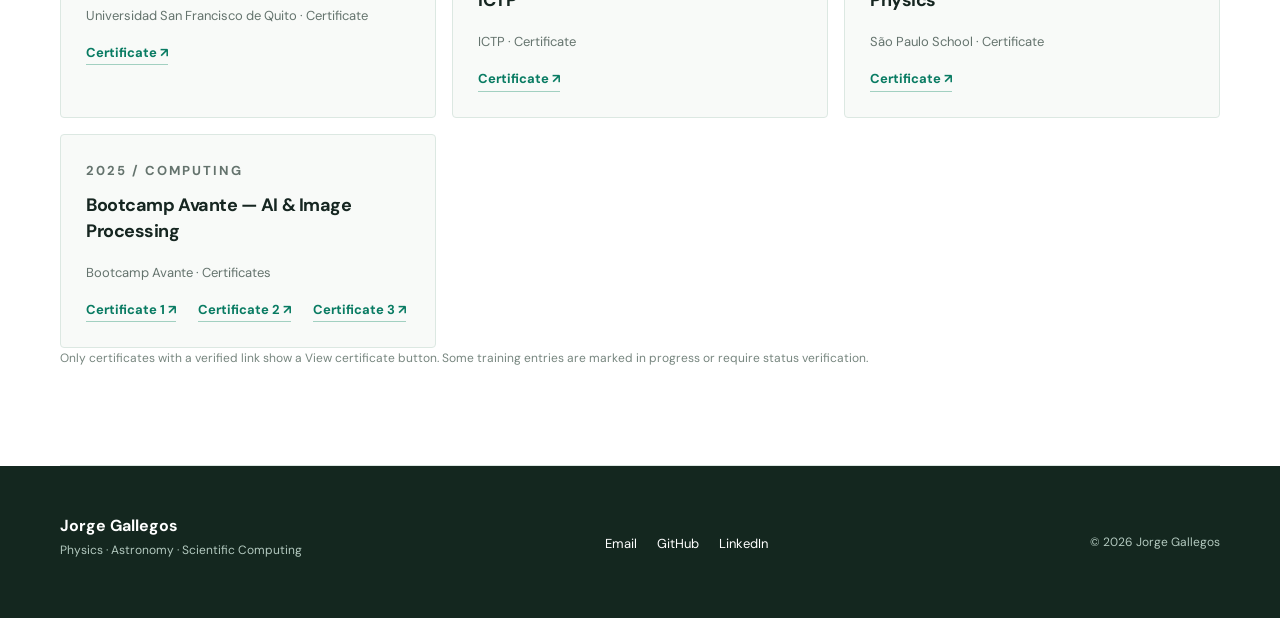
<file: certificates.html>
<!DOCTYPE html>
<html lang="en"><head><meta charset="utf-8"/><meta content="width=device-width, initial-scale=1" name="viewport"/><meta content="Jorge Gallegos — Physicist and MSc Astronomy student. Research in general relativity, compact objects, and scientific computing." name="description"/><meta content="#087b62" name="theme-color"/><title>Certificates | Jorge Gallegos</title><link href="https://fonts.googleapis.com" rel="preconnect"/><link crossorigin="" href="https://fonts.gstatic.com" rel="preconnect"/><link href="https://fonts.googleapis.com/css2?family=DM+Sans:wght@400;500;600;700&amp;family=Libre+Baskerville:wght@400;700&amp;display=swap" rel="stylesheet"/><link href="style.css" rel="stylesheet"/><script defer="" src="site.js"></script></head><body><a class="skip" href="#main">Skip to content</a><header class="site-header"><div class="nav-wrap"><a aria-label="Jorge Gallegos home" class="brand" href="index.html"><span class="brand-mark">JG<span>.</span></span><span class="brand-detail">RESEARCH / PORTFOLIO</span></a><button aria-controls="site-nav" aria-expanded="false" class="menu-toggle" type="button">☰ <span>Menu</span></button><nav aria-label="Main navigation" id="site-nav"><a href="index.html"><span data-en="Home" data-es="Inicio">Home</span></a><a href="about.html"><span data-en="About" data-es="Sobre mí">About</span></a><a href="publications.html"><span data-en="Research" data-es="Investigación">Research</span></a><a href="projects.html"><span data-en="Projects" data-es="Proyectos">Projects</span></a><a href="teaching.html"><span data-en="Teaching" data-es="Docencia">Teaching</span></a><a href="leadership.html"><span data-en="Leadership" data-es="Liderazgo">Leadership</span></a><a href="awards.html"><span data-en="Awards" data-es="Distinciones">Awards</span></a><a aria-current="page" href="certificates.html"><span data-en="Certificates" data-es="Certificados">Certificates</span></a><a href="cv.html"><span data-en="CV" data-es="CV">CV</span></a><a href="contact.html"><span data-en="Contact" data-es="Contacto">Contact</span></a></nav><div aria-label="Language" class="lang-switch" role="group"><button aria-pressed="true" data-lang="en" type="button">EN</button><span>/</span><button aria-pressed="false" data-lang="es" type="button">ES</button></div></div></header><main id="main"><div class="page-intro container reveal"><p class="eyebrow">TRAINING / 05</p><h1 class="" data-en="Certificates &amp; Advanced Training" data-es="Certificados y formación avanzada">Certificates &amp; Advanced Training</h1><p class="lead" data-en="Specialized schools, workshops and computational training." data-es="Escuelas especializadas, talleres y formación computacional.">Specialized schools, workshops and computational training.</p></div><section class="section container"><div class="section-head"><div><p class="eyebrow">CERTIFICATES</p><h2>Training archive</h2></div></div><div class="filter-bar"><label for="cert-search">Search / Buscar</label><input id="cert-search" placeholder="Search by title or institution" type="search"/><label for="cert-filter">Area / Área</label><select id="cert-filter"><option value="all">All areas / Todas</option><option value="Physics">Physics</option><option value="Astrophysics">Astrophysics</option><option value="Computing">Computing</option></select></div><div aria-live="polite" class="certificate-grid" id="certificate-grid"></div><p class="note">Only certificates with a verified link show a View certificate button. Some training entries are marked in progress or require status verification.</p></section><script defer="" src="certificates-data.js"></script><script defer="" src="certificates.js"></script><footer class="site-footer"><div class="container footer-inner"><div><strong>Jorge Gallegos</strong><p>Physics · Astronomy · Scientific Computing</p></div><div><a href="mailto:gallegosjf2002@gmail.com">Email</a><a href="https://github.com/gallegosjf2002" rel="noopener noreferrer" target="_blank">GitHub</a><a href="https://www.linkedin.com/in/jorge-gallegos-4514b1245/" rel="noopener noreferrer" target="_blank">LinkedIn</a></div><small>© <span id="year"></span> Jorge Gallegos</small></div></footer></main></body></html>
</file>
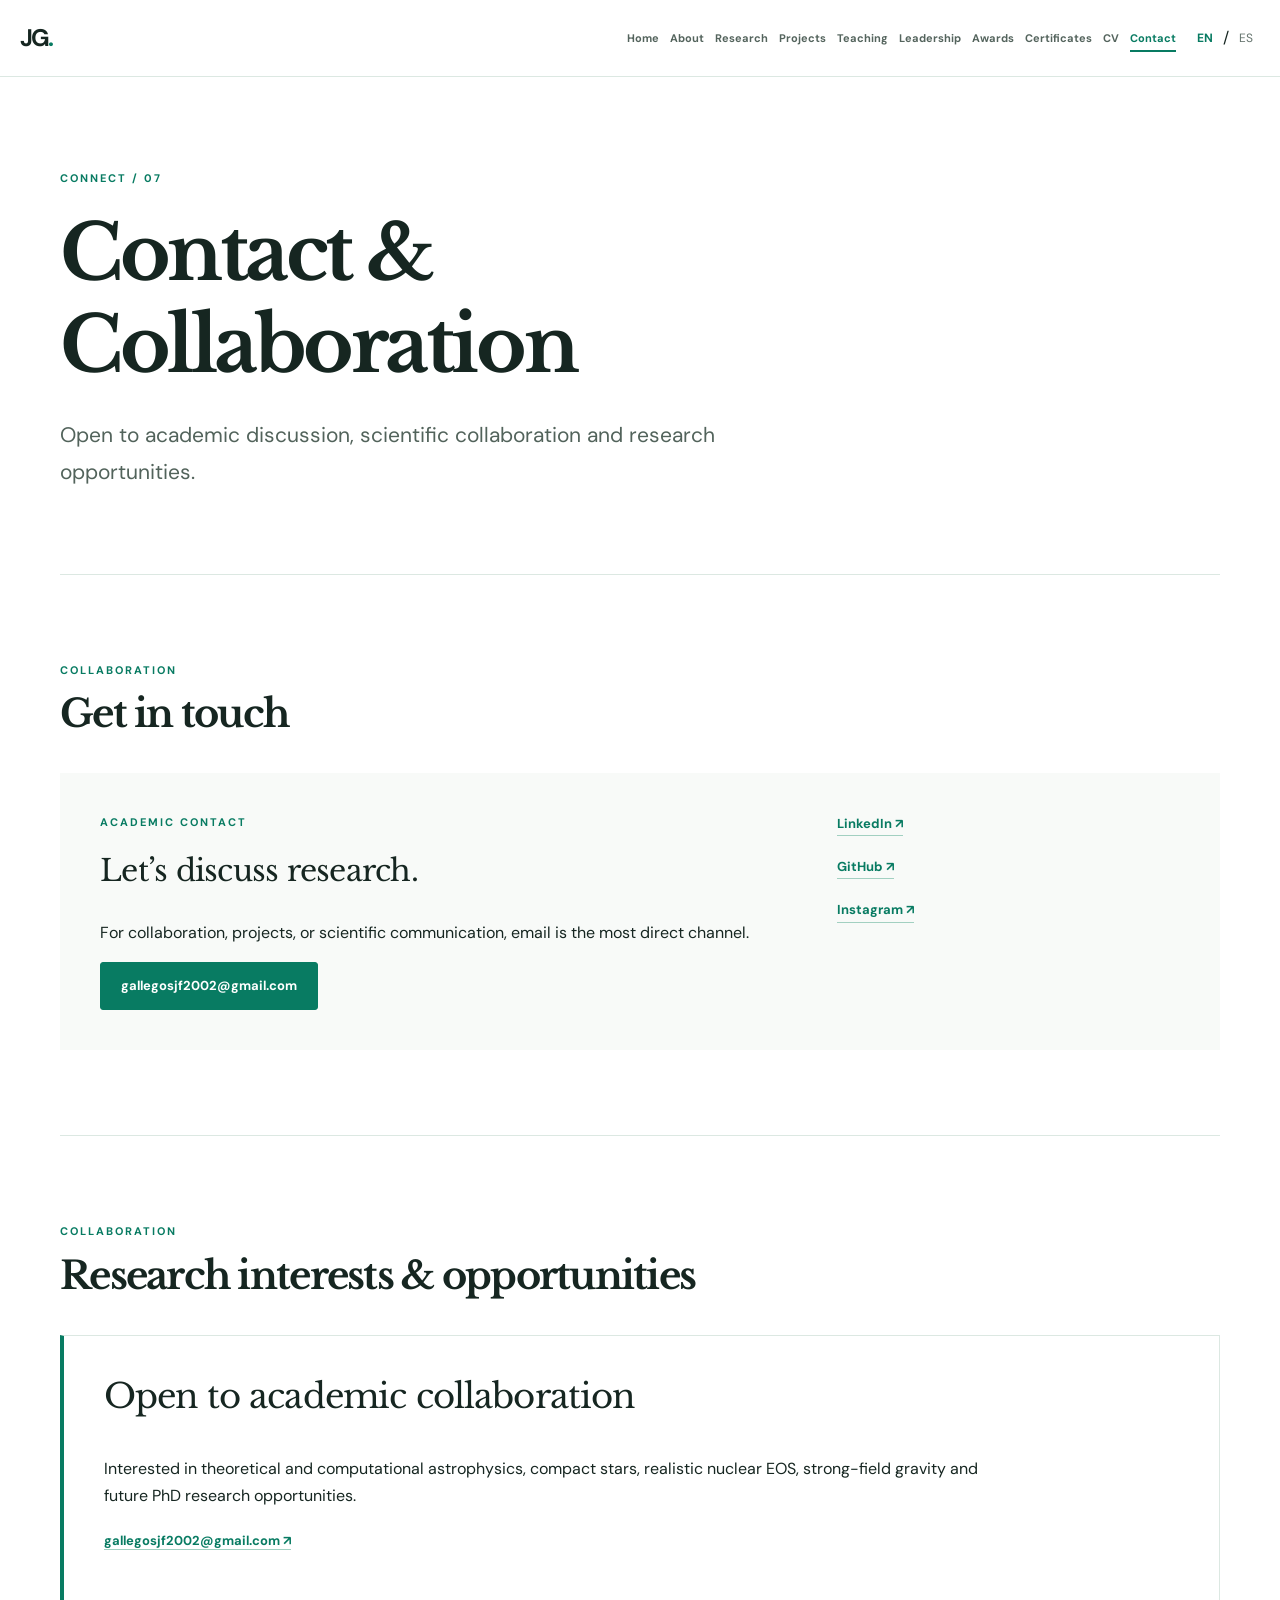
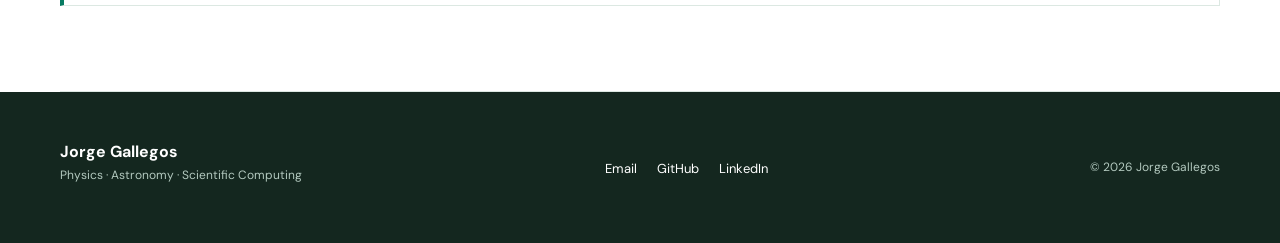
<file: contact.html>
<!DOCTYPE html>

<html lang="en"><head><meta charset="utf-8"/><meta content="width=device-width, initial-scale=1" name="viewport"/><meta content="Jorge Gallegos — Physicist and MSc Astronomy student. Research in general relativity, compact objects, and scientific computing." name="description"/><meta content="#087b62" name="theme-color"/><title>Contact | Jorge Gallegos</title><link href="https://fonts.googleapis.com" rel="preconnect"/><link crossorigin="" href="https://fonts.gstatic.com" rel="preconnect"/><link href="https://fonts.googleapis.com/css2?family=DM+Sans:wght@400;500;600;700&amp;family=Libre+Baskerville:wght@400;700&amp;display=swap" rel="stylesheet"/><link href="style.css" rel="stylesheet"/><script defer="" src="site.js"></script></head><body><a class="skip" href="#main">Skip to content</a><header class="site-header"><div class="nav-wrap"><a aria-label="Jorge Gallegos home" class="brand" href="index.html"><span class="brand-mark">JG<span>.</span></span><span class="brand-detail">RESEARCH / PORTFOLIO</span></a><button aria-controls="site-nav" aria-expanded="false" class="menu-toggle" type="button">☰ <span>Menu</span></button><nav aria-label="Main navigation" id="site-nav"><a href="index.html"><span data-en="Home" data-es="Inicio">Home</span></a><a href="about.html"><span data-en="About" data-es="Sobre mí">About</span></a><a href="publications.html"><span data-en="Research" data-es="Investigación">Research</span></a><a href="projects.html"><span data-en="Projects" data-es="Proyectos">Projects</span></a><a href="teaching.html"><span data-en="Teaching" data-es="Docencia">Teaching</span></a><a href="leadership.html"><span data-en="Leadership" data-es="Liderazgo">Leadership</span></a><a href="awards.html"><span data-en="Awards" data-es="Distinciones">Awards</span></a><a href="certificates.html"><span data-en="Certificates" data-es="Certificados">Certificates</span></a><a href="cv.html"><span data-en="CV" data-es="CV">CV</span></a><a aria-current="page" href="contact.html"><span data-en="Contact" data-es="Contacto">Contact</span></a></nav><div aria-label="Language" class="lang-switch" role="group"><button aria-pressed="true" data-lang="en" type="button">EN</button><span>/</span><button aria-pressed="false" data-lang="es" type="button">ES</button></div></div></header><main id="main"><div class="page-intro container reveal"><p class="eyebrow">CONNECT / 07</p><h1 class="" data-en="Contact &amp; Collaboration" data-es="Contacto y colaboración">Contact &amp; Collaboration</h1><p class="lead" data-en="Open to academic discussion, scientific collaboration and research opportunities." data-es="Disponible para conversaciones académicas, colaboraciones científicas y oportunidades de investigación.">Open to academic discussion, scientific collaboration and research opportunities.</p></div><section class="section container"><div class="section-head"><div><p class="eyebrow">COLLABORATION</p><h2>Get in touch</h2></div></div><div class="contact-panel"><div><p class="eyebrow">ACADEMIC CONTACT</p><h3>Let’s discuss research.</h3><p>For collaboration, projects, or scientific communication, email is the most direct channel.</p><a class="btn" href="mailto:gallegosjf2002@gmail.com">gallegosjf2002@gmail.com</a></div><div class="contact-links"><a class="text-link" href="https://www.linkedin.com/in/jorge-gallegos-4514b1245/" rel="noopener noreferrer" target="_blank">LinkedIn ↗</a><a class="text-link" href="https://github.com/gallegosjf2002" rel="noopener noreferrer" target="_blank">GitHub ↗</a><a class="text-link" href="https://www.instagram.com/___j.gallegos___?igsh=MTJodHNqYjBzcDQ3dA==" rel="noopener noreferrer" target="_blank">Instagram ↗</a></div></div></section><section class="section container"><div class="section-head"><div><p class="eyebrow">COLLABORATION</p><h2>Research interests &amp; opportunities</h2></div></div><div class="paper-card"><h3>Open to academic collaboration</h3><p>Interested in theoretical and computational astrophysics, compact stars, realistic nuclear EOS, strong-field gravity and future PhD research opportunities.</p><p><a class="text-link" href="mailto:gallegosjf2002@gmail.com">gallegosjf2002@gmail.com ↗</a></p></div></section></main><footer class="site-footer"><div class="container footer-inner"><div><strong>Jorge Gallegos</strong><p>Physics · Astronomy · Scientific Computing</p></div><div><a href="mailto:gallegosjf2002@gmail.com">Email</a><a href="https://github.com/gallegosjf2002" rel="noopener noreferrer" target="_blank">GitHub</a><a href="https://www.linkedin.com/in/jorge-gallegos-4514b1245/" rel="noopener noreferrer" target="_blank">LinkedIn</a></div><small>© <span id="year"></span> Jorge Gallegos</small></div></footer></body></html>
</file>
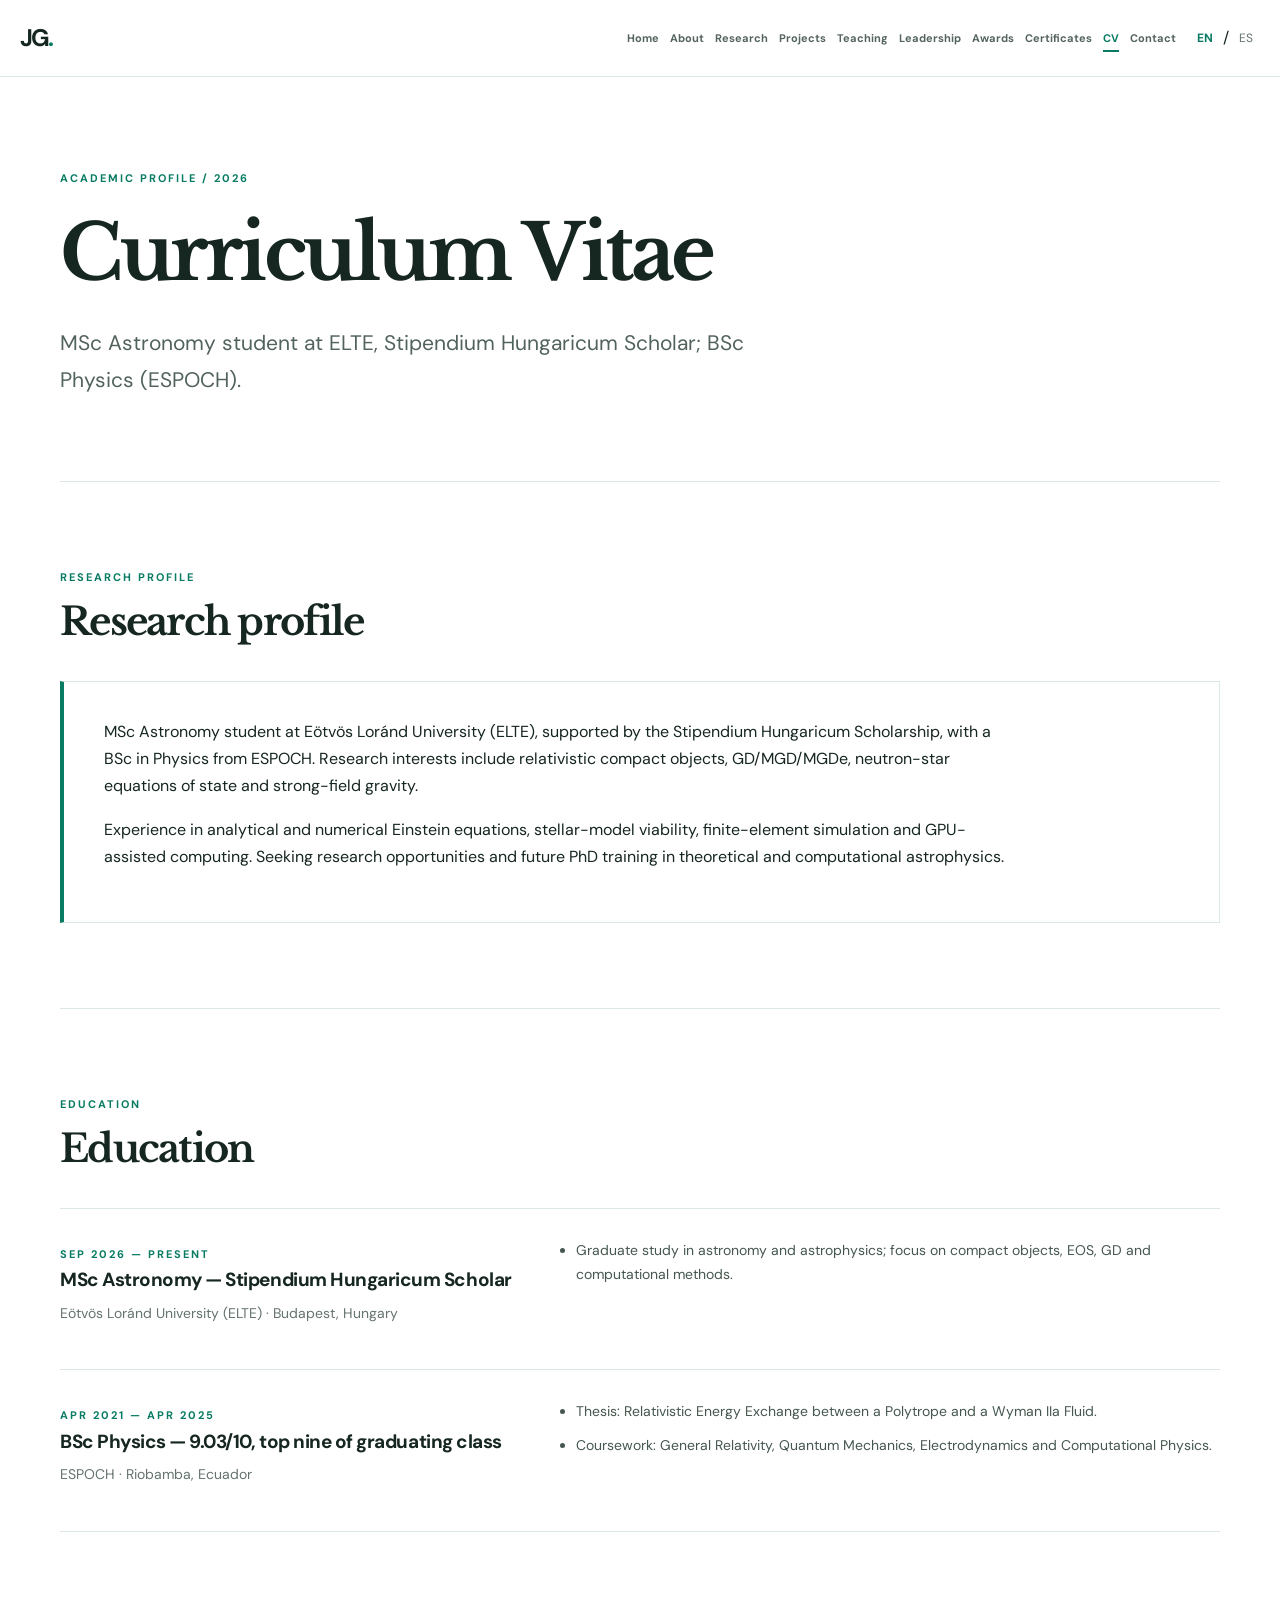
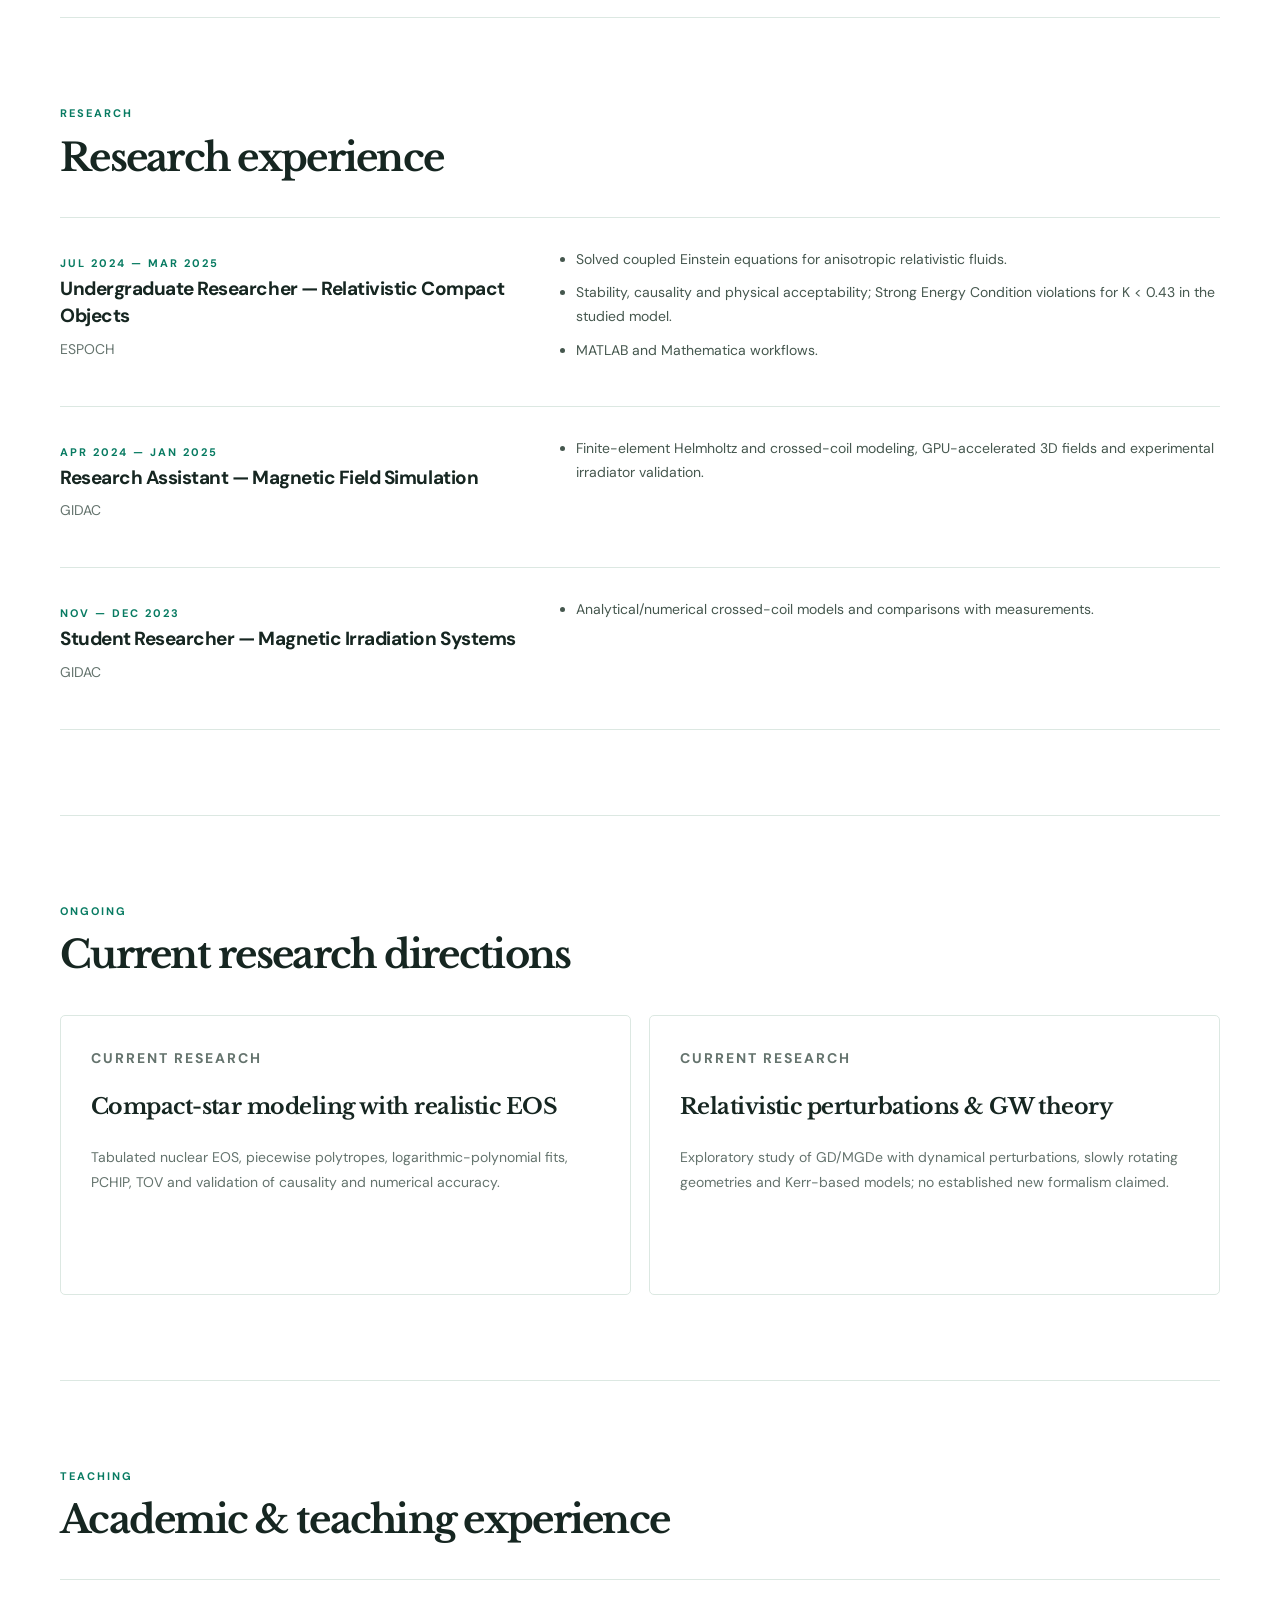
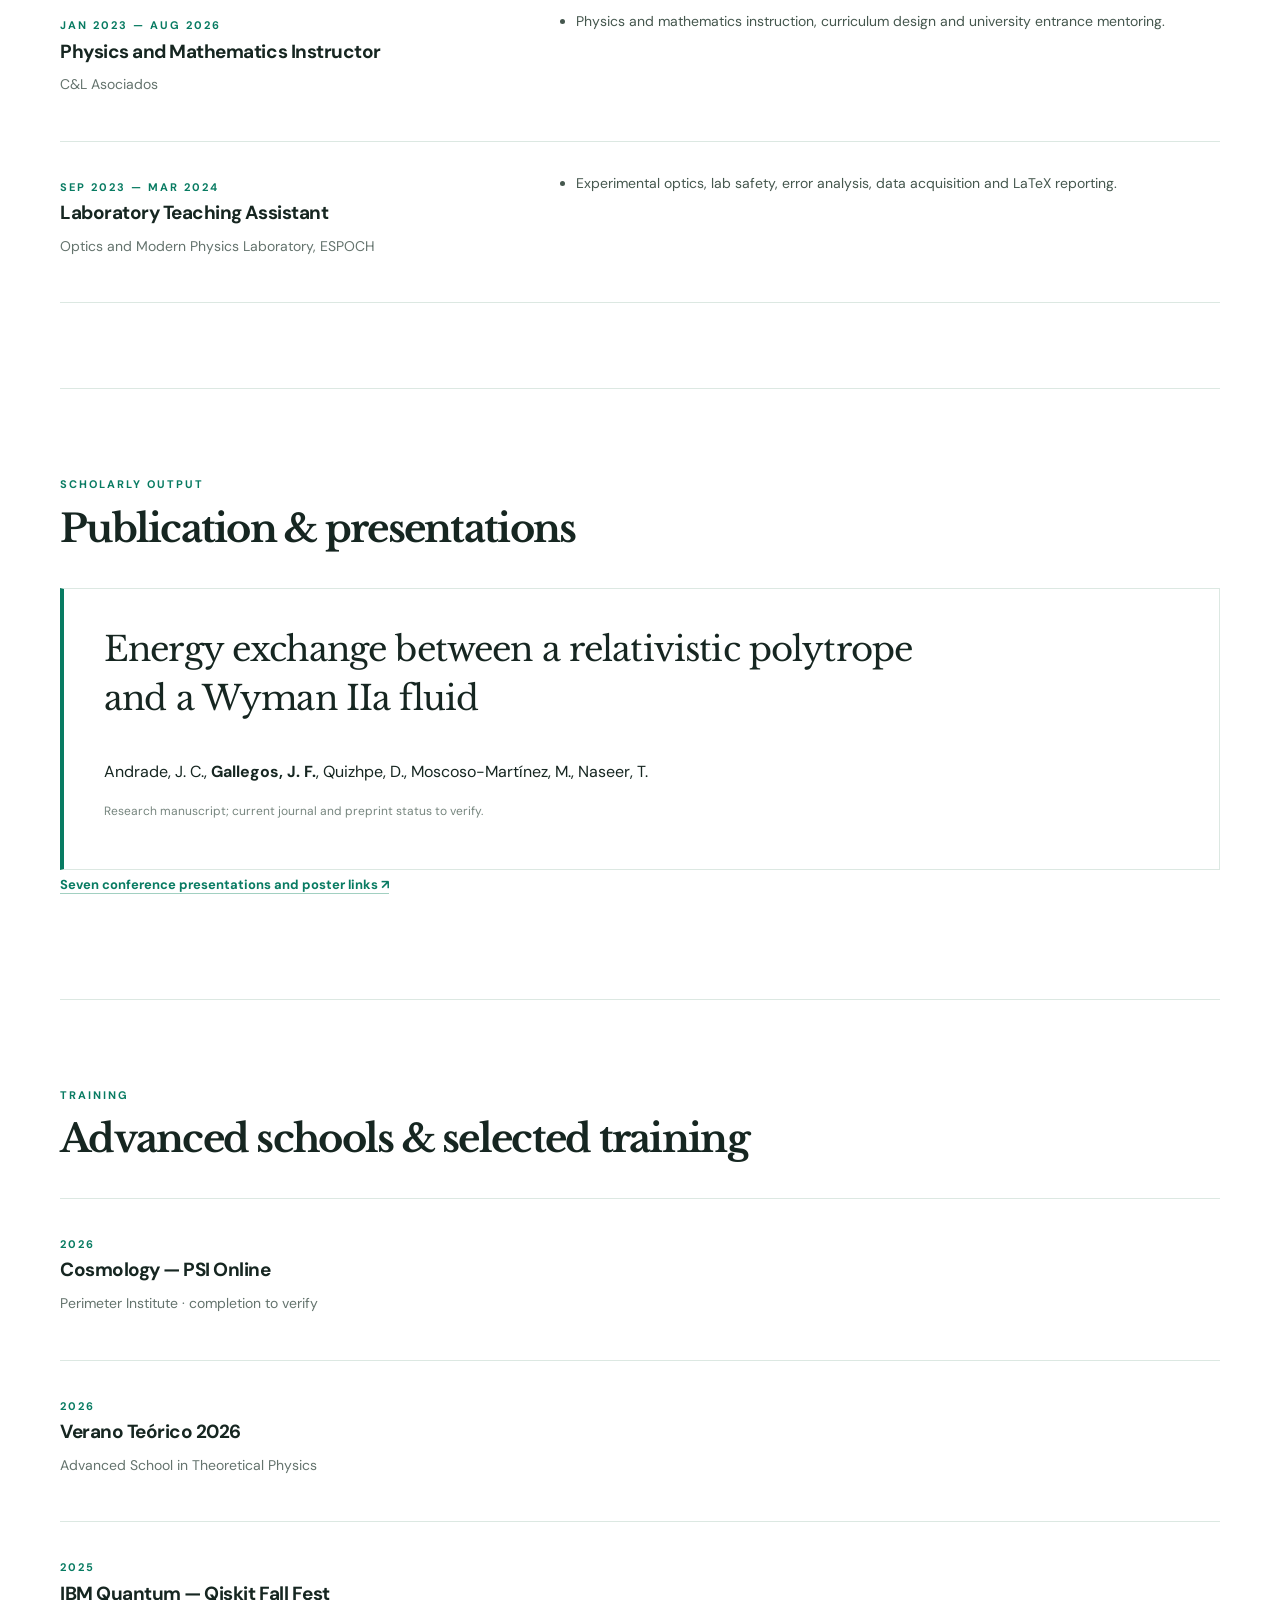
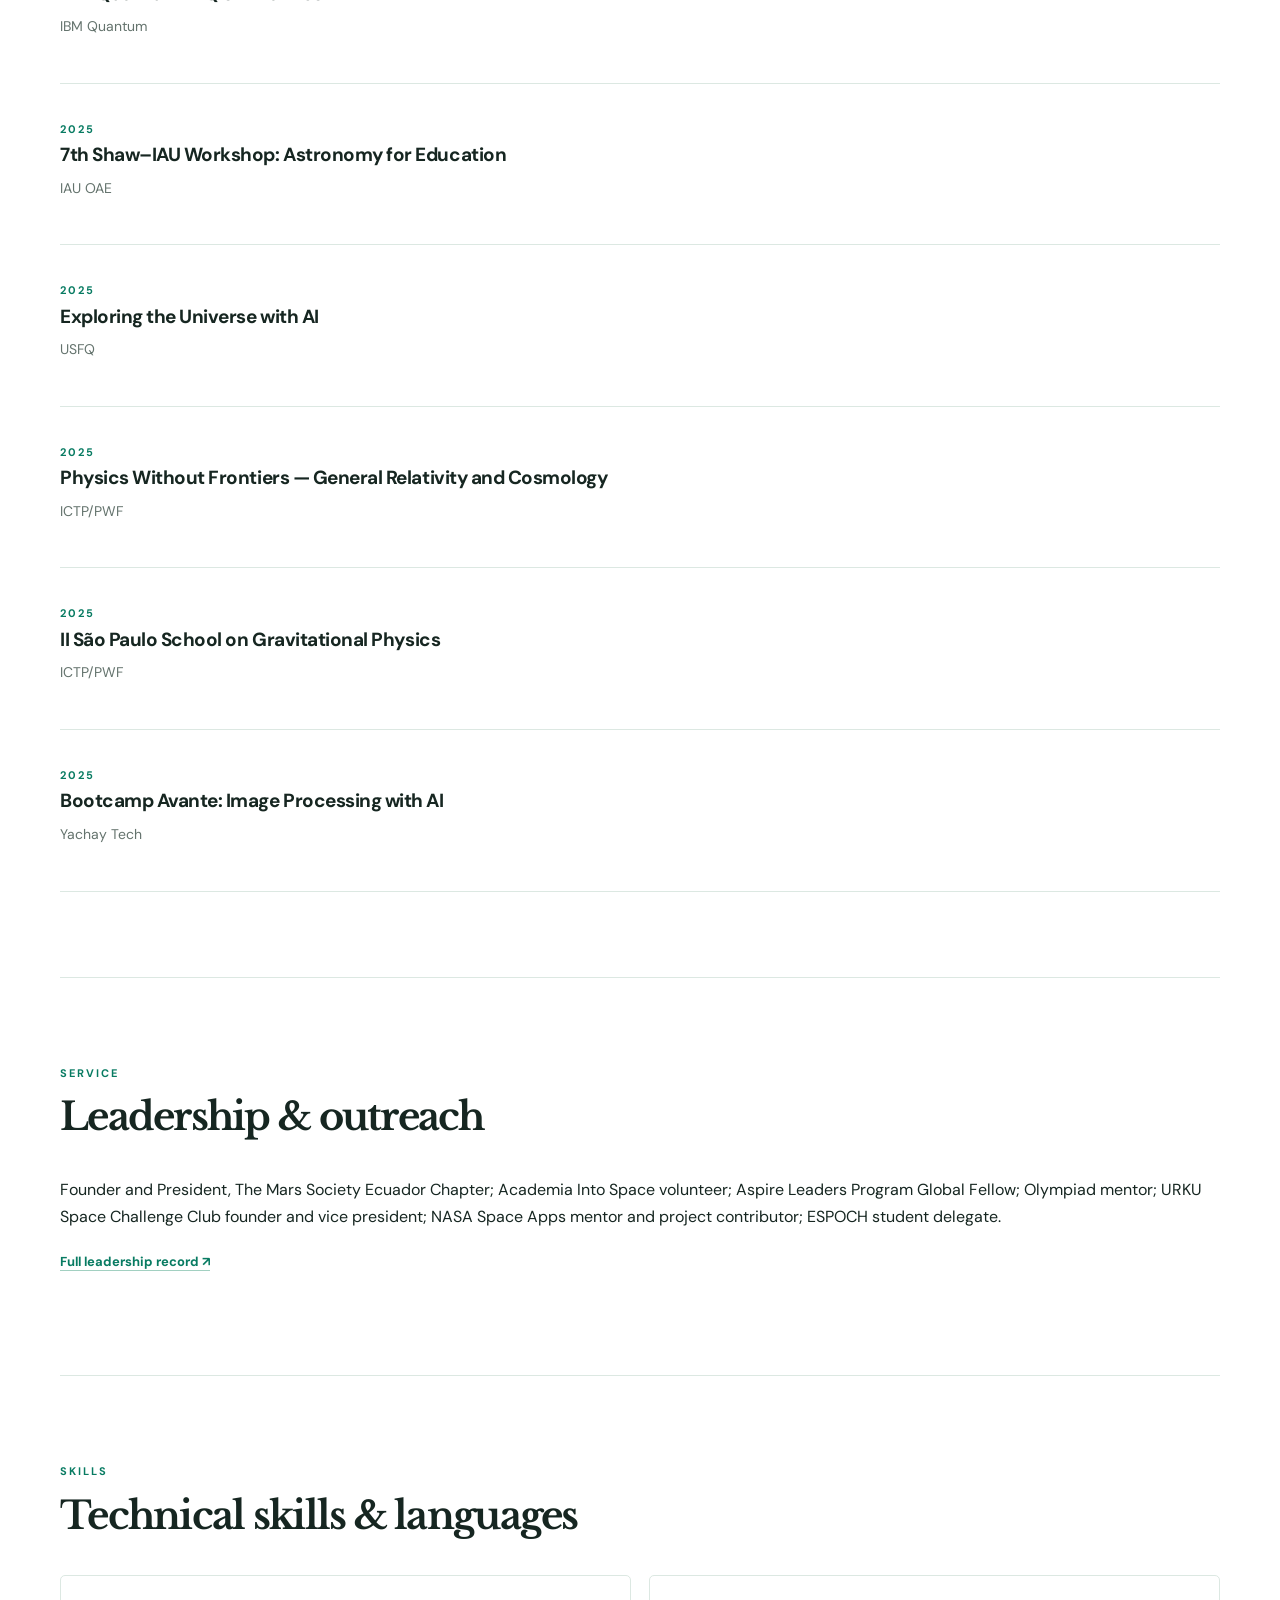
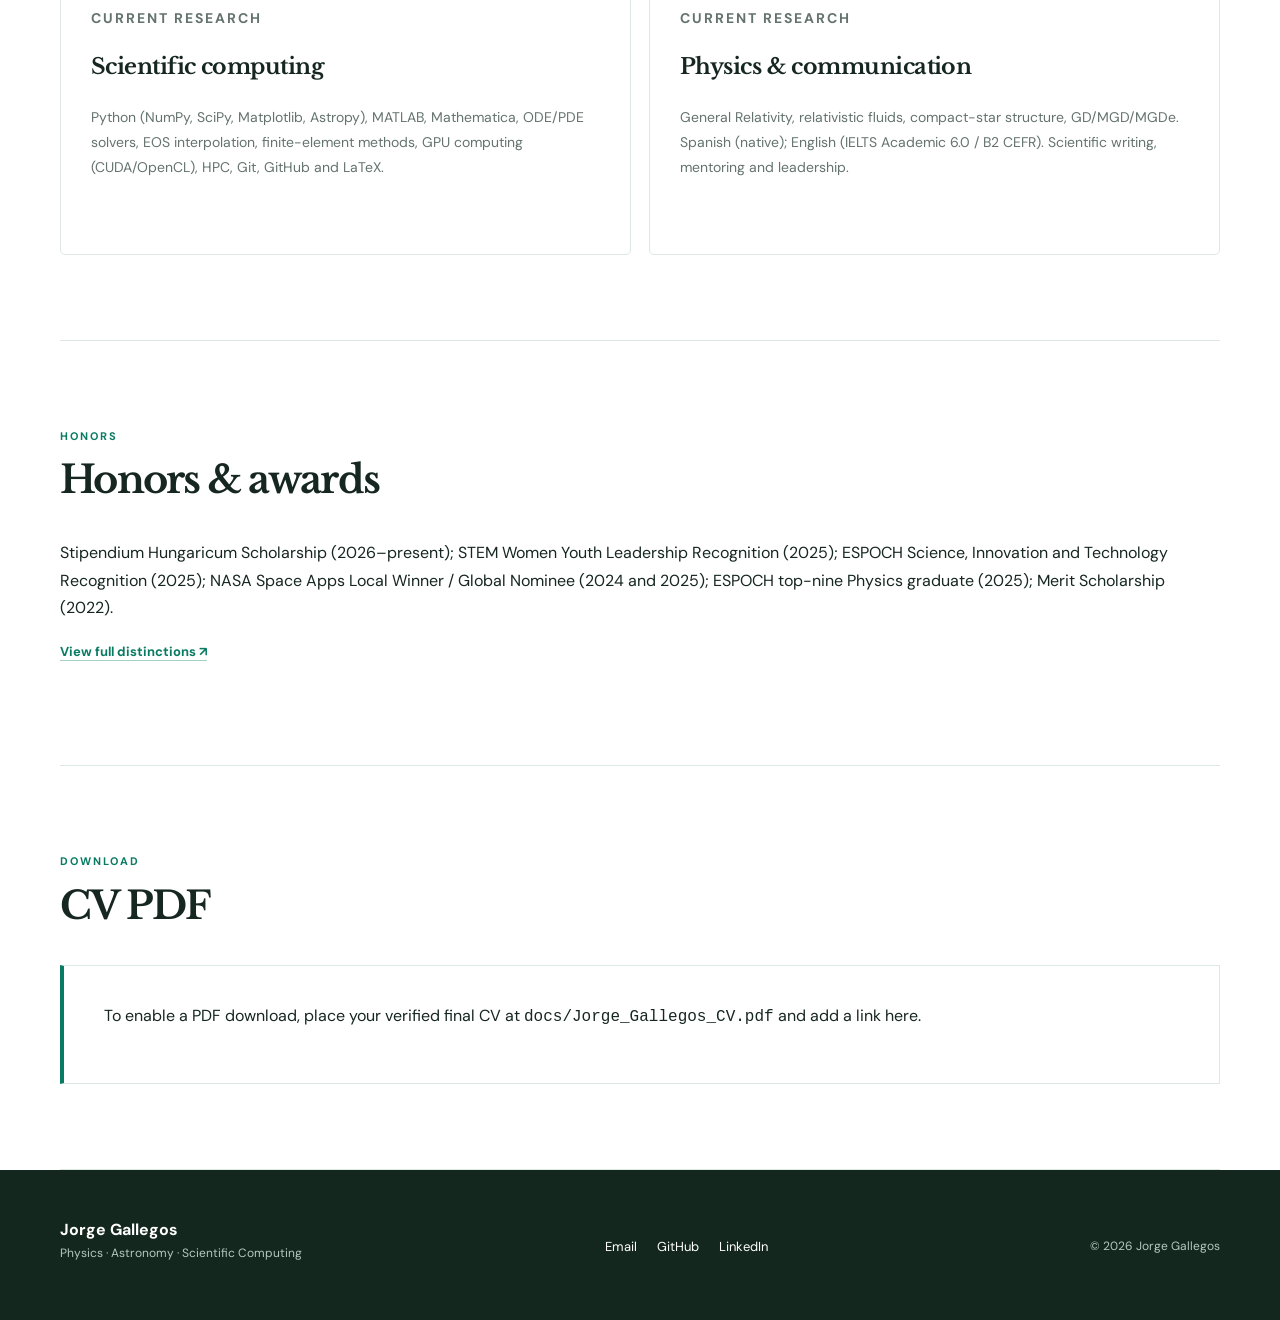
<file: cv.html>
<!DOCTYPE html>

<html lang="en"><head><meta charset="utf-8"/><meta content="width=device-width, initial-scale=1" name="viewport"/><meta content="Jorge Gallegos — Physicist and MSc Astronomy student. Research in general relativity, compact objects, and scientific computing." name="description"/><meta content="#087b62" name="theme-color"/><title>CV | Jorge Gallegos</title><link href="https://fonts.googleapis.com" rel="preconnect"/><link crossorigin="" href="https://fonts.gstatic.com" rel="preconnect"/><link href="https://fonts.googleapis.com/css2?family=DM+Sans:wght@400;500;600;700&amp;family=Libre+Baskerville:wght@400;700&amp;display=swap" rel="stylesheet"/><link href="style.css" rel="stylesheet"/><script defer="" src="site.js"></script></head><body><a class="skip" href="#main">Skip to content</a><header class="site-header"><div class="nav-wrap"><a aria-label="Jorge Gallegos home" class="brand" href="index.html"><span class="brand-mark">JG<span>.</span></span><span class="brand-detail">RESEARCH / PORTFOLIO</span></a><button aria-controls="site-nav" aria-expanded="false" class="menu-toggle" type="button">☰ <span>Menu</span></button><nav aria-label="Main navigation" id="site-nav"><a href="index.html"><span data-en="Home" data-es="Inicio">Home</span></a><a href="about.html"><span data-en="About" data-es="Sobre mí">About</span></a><a href="publications.html"><span data-en="Research" data-es="Investigación">Research</span></a><a href="projects.html"><span data-en="Projects" data-es="Proyectos">Projects</span></a><a href="teaching.html"><span data-en="Teaching" data-es="Docencia">Teaching</span></a><a href="leadership.html"><span data-en="Leadership" data-es="Liderazgo">Leadership</span></a><a href="awards.html"><span data-en="Awards" data-es="Distinciones">Awards</span></a><a href="certificates.html"><span data-en="Certificates" data-es="Certificados">Certificates</span></a><a aria-current="page" href="cv.html"><span data-en="CV" data-es="CV">CV</span></a><a href="contact.html"><span data-en="Contact" data-es="Contacto">Contact</span></a></nav><div aria-label="Language" class="lang-switch" role="group"><button aria-pressed="true" data-lang="en" type="button">EN</button><span>/</span><button aria-pressed="false" data-lang="es" type="button">ES</button></div></div></header><main id="main"><div class="page-intro container reveal"><p class="eyebrow">ACADEMIC PROFILE / 2026</p><h1>Curriculum Vitae</h1><p class="lead">MSc Astronomy student at ELTE, Stipendium Hungaricum Scholar; BSc Physics (ESPOCH).</p></div><section class="section container"><div class="section-head"><div><p class="eyebrow">RESEARCH PROFILE</p><h2>Research profile</h2></div></div><div class="paper-card"><p>MSc Astronomy student at Eötvös Loránd University (ELTE), supported by the Stipendium Hungaricum Scholarship, with a BSc in Physics from ESPOCH. Research interests include relativistic compact objects, GD/MGD/MGDe, neutron-star equations of state and strong-field gravity.</p><p>Experience in analytical and numerical Einstein equations, stellar-model viability, finite-element simulation and GPU-assisted computing. Seeking research opportunities and future PhD training in theoretical and computational astrophysics.</p></div></section><section class="section container"><div class="section-head"><div><p class="eyebrow">EDUCATION</p><h2>Education</h2></div></div><div class="experience-list"><article class="experience-item reveal"><div><span class="eyebrow">SEP 2026 — PRESENT</span><h3>MSc Astronomy — Stipendium Hungaricum Scholar</h3><p class="muted">Eötvös Loránd University (ELTE) · Budapest, Hungary</p></div><ul><li>Graduate study in astronomy and astrophysics; focus on compact objects, EOS, GD and computational methods.</li></ul></article><article class="experience-item reveal"><div><span class="eyebrow">APR 2021 — APR 2025</span><h3>BSc Physics — 9.03/10, top nine of graduating class</h3><p class="muted">ESPOCH · Riobamba, Ecuador</p></div><ul><li>Thesis: Relativistic Energy Exchange between a Polytrope and a Wyman IIa Fluid.</li><li>Coursework: General Relativity, Quantum Mechanics, Electrodynamics and Computational Physics.</li></ul></article></div></section><section class="section container"><div class="section-head"><div><p class="eyebrow">RESEARCH</p><h2>Research experience</h2></div></div><div class="experience-list"><article class="experience-item reveal"><div><span class="eyebrow">JUL 2024 — MAR 2025</span><h3>Undergraduate Researcher — Relativistic Compact Objects</h3><p class="muted">ESPOCH</p></div><ul><li>Solved coupled Einstein equations for anisotropic relativistic fluids.</li><li>Stability, causality and physical acceptability; Strong Energy Condition violations for K &lt; 0.43 in the studied model.</li><li>MATLAB and Mathematica workflows.</li></ul></article><article class="experience-item reveal"><div><span class="eyebrow">APR 2024 — JAN 2025</span><h3>Research Assistant — Magnetic Field Simulation</h3><p class="muted">GIDAC</p></div><ul><li>Finite-element Helmholtz and crossed-coil modeling, GPU-accelerated 3D fields and experimental irradiator validation.</li></ul></article><article class="experience-item reveal"><div><span class="eyebrow">NOV — DEC 2023</span><h3>Student Researcher — Magnetic Irradiation Systems</h3><p class="muted">GIDAC</p></div><ul><li>Analytical/numerical crossed-coil models and comparisons with measurements.</li></ul></article></div></section><section class="section container"><div class="section-head"><div><p class="eyebrow">ONGOING</p><h2>Current research directions</h2></div></div><div class="project-grid"><article class="project-card reveal"><p class="eyebrow">CURRENT RESEARCH</p><h3>Compact-star modeling with realistic EOS</h3><p>Tabulated nuclear EOS, piecewise polytropes, logarithmic-polynomial fits, PCHIP, TOV and validation of causality and numerical accuracy.</p></article><article class="project-card reveal"><p class="eyebrow">CURRENT RESEARCH</p><h3>Relativistic perturbations &amp; GW theory</h3><p>Exploratory study of GD/MGDe with dynamical perturbations, slowly rotating geometries and Kerr-based models; no established new formalism claimed.</p></article></div></section><section class="section container"><div class="section-head"><div><p class="eyebrow">TEACHING</p><h2>Academic &amp; teaching experience</h2></div></div><div class="experience-list"><article class="experience-item reveal"><div><span class="eyebrow">JAN 2023 — AUG 2026</span><h3>Physics and Mathematics Instructor</h3><p class="muted">C&amp;L Asociados</p></div><ul><li>Physics and mathematics instruction, curriculum design and university entrance mentoring.</li></ul></article><article class="experience-item reveal"><div><span class="eyebrow">SEP 2023 — MAR 2024</span><h3>Laboratory Teaching Assistant</h3><p class="muted">Optics and Modern Physics Laboratory, ESPOCH</p></div><ul><li>Experimental optics, lab safety, error analysis, data acquisition and LaTeX reporting.</li></ul></article></div></section><section class="section container"><div class="section-head"><div><p class="eyebrow">SCHOLARLY OUTPUT</p><h2>Publication &amp; presentations</h2></div></div><div class="paper-card"><h3>Energy exchange between a relativistic polytrope and a Wyman IIa fluid</h3><p>Andrade, J. C., <strong>Gallegos, J. F.</strong>, Quizhpe, D., Moscoso-Martínez, M., Naseer, T.</p><p class="note">Research manuscript; current journal and preprint status to verify.</p></div><p><a class="text-link" href="publications.html">Seven conference presentations and poster links ↗</a></p></section><section class="section container"><div class="section-head"><div><p class="eyebrow">TRAINING</p><h2>Advanced schools &amp; selected training</h2></div></div><div class="experience-list"><article class="experience-item reveal"><div><span class="eyebrow">2026</span><h3>Cosmology — PSI Online</h3><p class="muted">Perimeter Institute · completion to verify</p></div><ul></ul></article><article class="experience-item reveal"><div><span class="eyebrow">2026</span><h3>Verano Teórico 2026</h3><p class="muted">Advanced School in Theoretical Physics</p></div><ul></ul></article><article class="experience-item reveal"><div><span class="eyebrow">2025</span><h3>IBM Quantum — Qiskit Fall Fest</h3><p class="muted">IBM Quantum</p></div><ul></ul></article><article class="experience-item reveal"><div><span class="eyebrow">2025</span><h3>7th Shaw–IAU Workshop: Astronomy for Education</h3><p class="muted">IAU OAE</p></div><ul></ul></article><article class="experience-item reveal"><div><span class="eyebrow">2025</span><h3>Exploring the Universe with AI</h3><p class="muted">USFQ</p></div><ul></ul></article><article class="experience-item reveal"><div><span class="eyebrow">2025</span><h3>Physics Without Frontiers — General Relativity and Cosmology</h3><p class="muted">ICTP/PWF</p></div><ul></ul></article><article class="experience-item reveal"><div><span class="eyebrow">2025</span><h3>II São Paulo School on Gravitational Physics</h3><p class="muted">ICTP/PWF</p></div><ul></ul></article><article class="experience-item reveal"><div><span class="eyebrow">2025</span><h3>Bootcamp Avante: Image Processing with AI</h3><p class="muted">Yachay Tech</p></div><ul></ul></article></div></section><section class="section container"><div class="section-head"><div><p class="eyebrow">SERVICE</p><h2>Leadership &amp; outreach</h2></div></div><p>Founder and President, The Mars Society Ecuador Chapter; Academia Into Space volunteer; Aspire Leaders Program Global Fellow; Olympiad mentor; URKU Space Challenge Club founder and vice president; NASA Space Apps mentor and project contributor; ESPOCH student delegate.</p><p><a class="text-link" href="leadership.html">Full leadership record ↗</a></p></section><section class="section container"><div class="section-head"><div><p class="eyebrow">SKILLS</p><h2>Technical skills &amp; languages</h2></div></div><div class="project-grid"><article class="project-card reveal"><p class="eyebrow">CURRENT RESEARCH</p><h3>Scientific computing</h3><p>Python (NumPy, SciPy, Matplotlib, Astropy), MATLAB, Mathematica, ODE/PDE solvers, EOS interpolation, finite-element methods, GPU computing (CUDA/OpenCL), HPC, Git, GitHub and LaTeX.</p></article><article class="project-card reveal"><p class="eyebrow">CURRENT RESEARCH</p><h3>Physics &amp; communication</h3><p>General Relativity, relativistic fluids, compact-star structure, GD/MGD/MGDe. Spanish (native); English (IELTS Academic 6.0 / B2 CEFR). Scientific writing, mentoring and leadership.</p></article></div></section><section class="section container"><div class="section-head"><div><p class="eyebrow">HONORS</p><h2>Honors &amp; awards</h2></div></div><p>Stipendium Hungaricum Scholarship (2026–present); STEM Women Youth Leadership Recognition (2025); ESPOCH Science, Innovation and Technology Recognition (2025); NASA Space Apps Local Winner / Global Nominee (2024 and 2025); ESPOCH top-nine Physics graduate (2025); Merit Scholarship (2022).</p><p><a class="text-link" href="awards.html">View full distinctions ↗</a></p></section><section class="section container"><div class="section-head"><div><p class="eyebrow">DOWNLOAD</p><h2>CV PDF</h2></div></div><div class="paper-card"><p>To enable a PDF download, place your verified final CV at <code>docs/Jorge_Gallegos_CV.pdf</code> and add a link here.</p></div></section></main><footer class="site-footer"><div class="container footer-inner"><div><strong>Jorge Gallegos</strong><p>Physics · Astronomy · Scientific Computing</p></div><div><a href="mailto:gallegosjf2002@gmail.com">Email</a><a href="https://github.com/gallegosjf2002" rel="noopener noreferrer" target="_blank">GitHub</a><a href="https://www.linkedin.com/in/jorge-gallegos-4514b1245/" rel="noopener noreferrer" target="_blank">LinkedIn</a></div><small>© <span id="year"></span> Jorge Gallegos</small></div></footer></body></html>
</file>
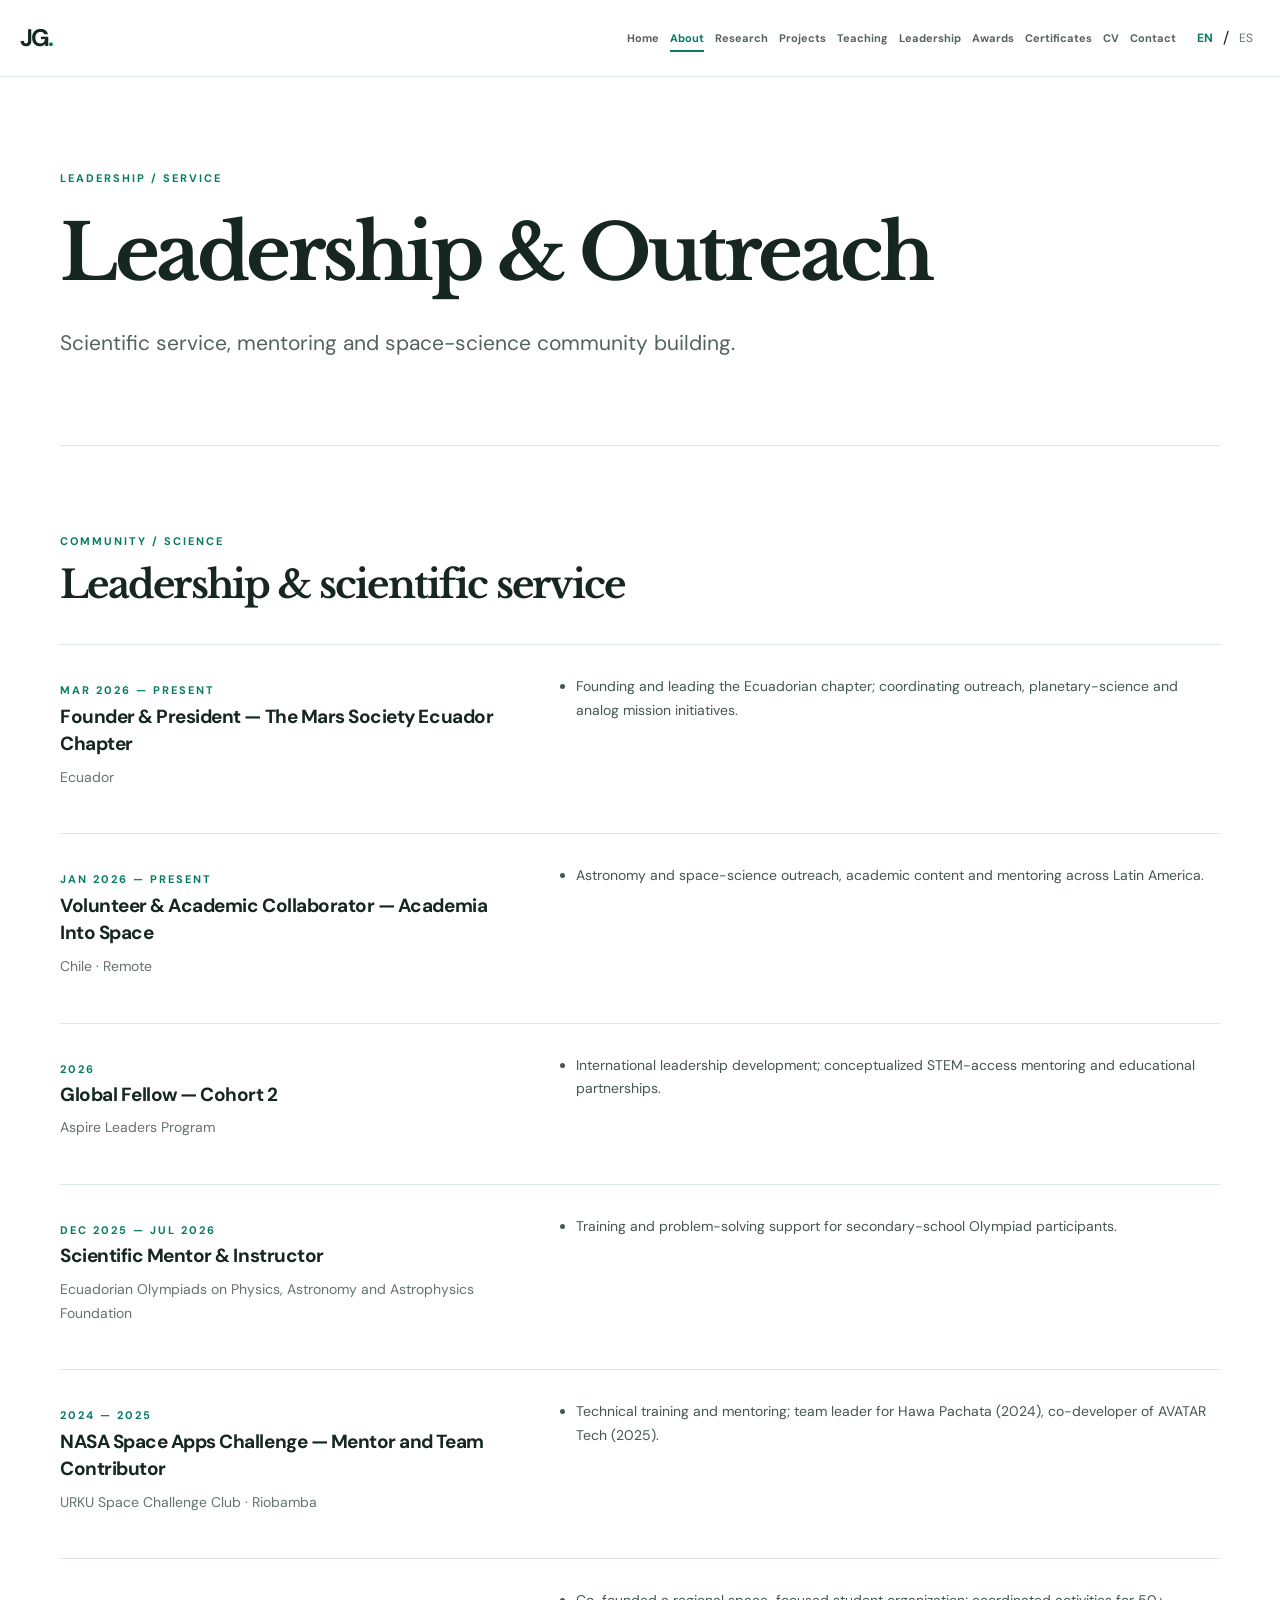
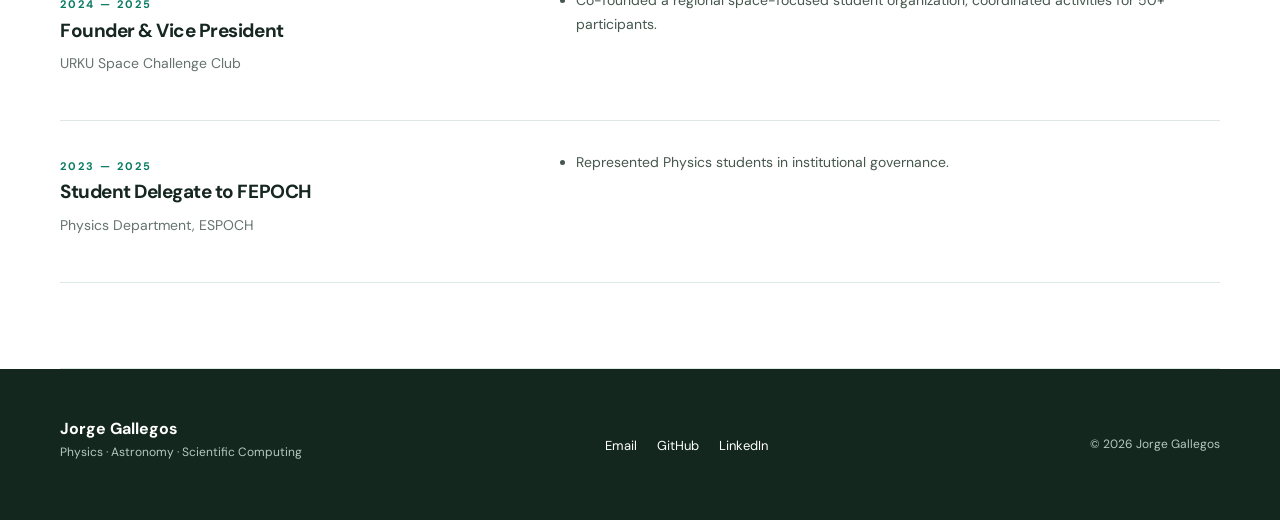
<file: leadership.html>
<!DOCTYPE html>

<html lang="en"><head><meta charset="utf-8"/><meta content="width=device-width, initial-scale=1" name="viewport"/><meta content="Jorge Gallegos — Physicist and MSc Astronomy student. Research in general relativity, compact objects, and scientific computing." name="description"/><meta content="#087b62" name="theme-color"/><title>About | Jorge Gallegos</title><link href="https://fonts.googleapis.com" rel="preconnect"/><link crossorigin="" href="https://fonts.gstatic.com" rel="preconnect"/><link href="https://fonts.googleapis.com/css2?family=DM+Sans:wght@400;500;600;700&amp;family=Libre+Baskerville:wght@400;700&amp;display=swap" rel="stylesheet"/><link href="style.css" rel="stylesheet"/><script defer="" src="site.js"></script></head><body><a class="skip" href="#main">Skip to content</a><header class="site-header"><div class="nav-wrap"><a aria-label="Jorge Gallegos home" class="brand" href="index.html"><span class="brand-mark">JG<span>.</span></span><span class="brand-detail">RESEARCH / PORTFOLIO</span></a><button aria-controls="site-nav" aria-expanded="false" class="menu-toggle" type="button">☰ <span>Menu</span></button><nav aria-label="Main navigation" id="site-nav"><a href="index.html"><span data-en="Home" data-es="Inicio">Home</span></a><a aria-current="page" href="about.html"><span data-en="About" data-es="Sobre mí">About</span></a><a href="publications.html"><span data-en="Research" data-es="Investigación">Research</span></a><a href="projects.html"><span data-en="Projects" data-es="Proyectos">Projects</span></a><a href="teaching.html"><span data-en="Teaching" data-es="Docencia">Teaching</span></a><a href="leadership.html"><span data-en="Leadership" data-es="Liderazgo">Leadership</span></a><a href="awards.html"><span data-en="Awards" data-es="Distinciones">Awards</span></a><a href="certificates.html"><span data-en="Certificates" data-es="Certificados">Certificates</span></a><a href="cv.html"><span data-en="CV" data-es="CV">CV</span></a><a href="contact.html"><span data-en="Contact" data-es="Contacto">Contact</span></a></nav><div aria-label="Language" class="lang-switch" role="group"><button aria-pressed="true" data-lang="en" type="button">EN</button><span>/</span><button aria-pressed="false" data-lang="es" type="button">ES</button></div></div></header><main id="main"><div class="page-intro container reveal"><p class="eyebrow">LEADERSHIP / SERVICE</p><h1>Leadership &amp; Outreach</h1><p class="lead">Scientific service, mentoring and space-science community building.</p></div><section class="section container"><div class="section-head"><div><p class="eyebrow">COMMUNITY / SCIENCE</p><h2>Leadership &amp; scientific service</h2></div></div><div class="experience-list"><article class="experience-item reveal"><div><span class="eyebrow">MAR 2026 — PRESENT</span><h3>Founder &amp; President — The Mars Society Ecuador Chapter</h3><p class="muted">Ecuador</p></div><ul><li>Founding and leading the Ecuadorian chapter; coordinating outreach, planetary-science and analog mission initiatives.</li></ul></article><article class="experience-item reveal"><div><span class="eyebrow">JAN 2026 — PRESENT</span><h3>Volunteer &amp; Academic Collaborator — Academia Into Space</h3><p class="muted">Chile · Remote</p></div><ul><li>Astronomy and space-science outreach, academic content and mentoring across Latin America.</li></ul></article><article class="experience-item reveal"><div><span class="eyebrow">2026</span><h3>Global Fellow — Cohort 2</h3><p class="muted">Aspire Leaders Program</p></div><ul><li>International leadership development; conceptualized STEM-access mentoring and educational partnerships.</li></ul></article><article class="experience-item reveal"><div><span class="eyebrow">DEC 2025 — JUL 2026</span><h3>Scientific Mentor &amp; Instructor</h3><p class="muted">Ecuadorian Olympiads on Physics, Astronomy and Astrophysics Foundation</p></div><ul><li>Training and problem-solving support for secondary-school Olympiad participants.</li></ul></article><article class="experience-item reveal"><div><span class="eyebrow">2024 — 2025</span><h3>NASA Space Apps Challenge — Mentor and Team Contributor</h3><p class="muted">URKU Space Challenge Club · Riobamba</p></div><ul><li>Technical training and mentoring; team leader for Hawa Pachata (2024), co-developer of AVATAR Tech (2025).</li></ul></article><article class="experience-item reveal"><div><span class="eyebrow">2024 — 2025</span><h3>Founder &amp; Vice President</h3><p class="muted">URKU Space Challenge Club</p></div><ul><li>Co-founded a regional space-focused student organization; coordinated activities for 50+ participants.</li></ul></article><article class="experience-item reveal"><div><span class="eyebrow">2023 — 2025</span><h3>Student Delegate to FEPOCH</h3><p class="muted">Physics Department, ESPOCH</p></div><ul><li>Represented Physics students in institutional governance.</li></ul></article></div></section></main><footer class="site-footer"><div class="container footer-inner"><div><strong>Jorge Gallegos</strong><p>Physics · Astronomy · Scientific Computing</p></div><div><a href="mailto:gallegosjf2002@gmail.com">Email</a><a href="https://github.com/gallegosjf2002" rel="noopener noreferrer" target="_blank">GitHub</a><a href="https://www.linkedin.com/in/jorge-gallegos-4514b1245/" rel="noopener noreferrer" target="_blank">LinkedIn</a></div><small>© <span id="year"></span> Jorge Gallegos</small></div></footer></body></html>
</file>
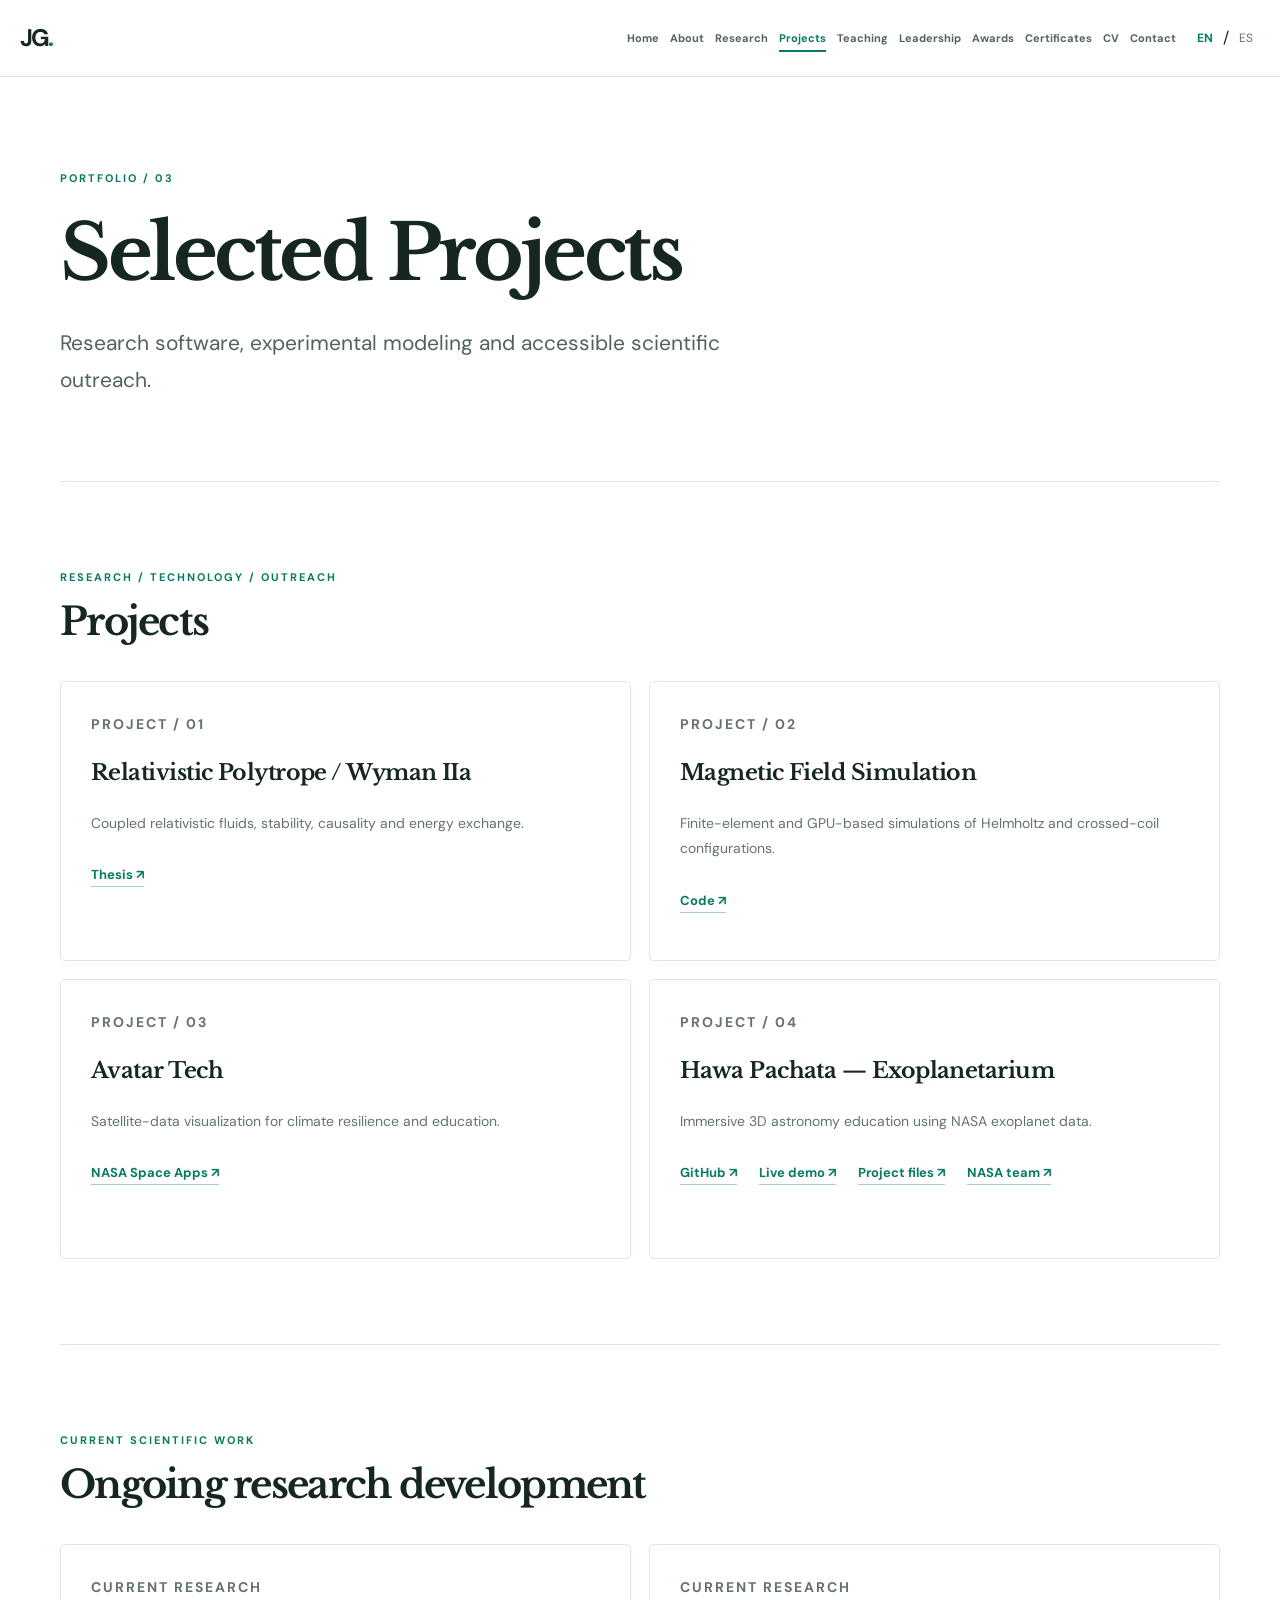
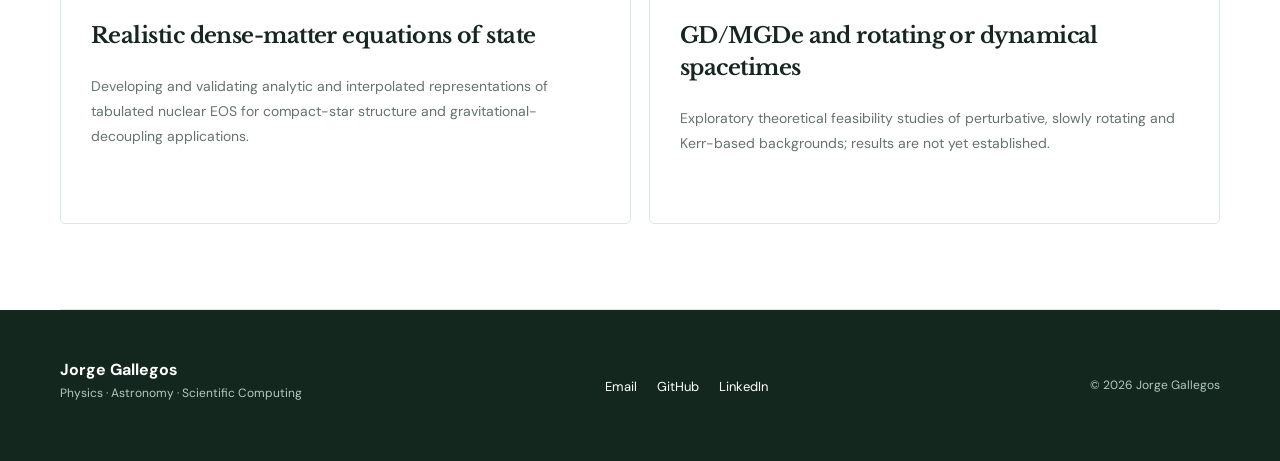
<file: projects.html>
<!DOCTYPE html>

<html lang="en"><head><meta charset="utf-8"/><meta content="width=device-width, initial-scale=1" name="viewport"/><meta content="Jorge Gallegos — Physicist and MSc Astronomy student. Research in general relativity, compact objects, and scientific computing." name="description"/><meta content="#087b62" name="theme-color"/><title>Projects | Jorge Gallegos</title><link href="https://fonts.googleapis.com" rel="preconnect"/><link crossorigin="" href="https://fonts.gstatic.com" rel="preconnect"/><link href="https://fonts.googleapis.com/css2?family=DM+Sans:wght@400;500;600;700&amp;family=Libre+Baskerville:wght@400;700&amp;display=swap" rel="stylesheet"/><link href="style.css" rel="stylesheet"/><script defer="" src="site.js"></script></head><body><a class="skip" href="#main">Skip to content</a><header class="site-header"><div class="nav-wrap"><a aria-label="Jorge Gallegos home" class="brand" href="index.html"><span class="brand-mark">JG<span>.</span></span><span class="brand-detail">RESEARCH / PORTFOLIO</span></a><button aria-controls="site-nav" aria-expanded="false" class="menu-toggle" type="button">☰ <span>Menu</span></button><nav aria-label="Main navigation" id="site-nav"><a href="index.html"><span data-en="Home" data-es="Inicio">Home</span></a><a href="about.html"><span data-en="About" data-es="Sobre mí">About</span></a><a href="publications.html"><span data-en="Research" data-es="Investigación">Research</span></a><a aria-current="page" href="projects.html"><span data-en="Projects" data-es="Proyectos">Projects</span></a><a href="teaching.html"><span data-en="Teaching" data-es="Docencia">Teaching</span></a><a href="leadership.html"><span data-en="Leadership" data-es="Liderazgo">Leadership</span></a><a href="awards.html"><span data-en="Awards" data-es="Distinciones">Awards</span></a><a href="certificates.html"><span data-en="Certificates" data-es="Certificados">Certificates</span></a><a href="cv.html"><span data-en="CV" data-es="CV">CV</span></a><a href="contact.html"><span data-en="Contact" data-es="Contacto">Contact</span></a></nav><div aria-label="Language" class="lang-switch" role="group"><button aria-pressed="true" data-lang="en" type="button">EN</button><span>/</span><button aria-pressed="false" data-lang="es" type="button">ES</button></div></div></header><main id="main"><div class="page-intro container reveal"><p class="eyebrow">PORTFOLIO / 03</p><h1 class="" data-en="Selected Projects" data-es="Proyectos seleccionados">Selected Projects</h1><p class="lead" data-en="Research software, experimental modeling and accessible scientific outreach." data-es="Software de investigación, modelado experimental y divulgación científica accesible.">Research software, experimental modeling and accessible scientific outreach.</p></div><section class="section container"><div class="section-head"><div><p class="eyebrow">RESEARCH / TECHNOLOGY / OUTREACH</p><h2>Projects</h2></div></div><div class="project-grid"><article class="project-card reveal"><p class="eyebrow">PROJECT / 01</p><h3 class="" data-en="Relativistic Polytrope / Wyman IIa" data-es="Polítropo relativista / Wyman IIa">Relativistic Polytrope / Wyman IIa</h3><p class="" data-en="Coupled relativistic fluids, stability, causality and energy exchange." data-es="Fluidos relativistas acoplados, estabilidad, causalidad e intercambio de energía.">Coupled relativistic fluids, stability, causality and energy exchange.</p><div class="link-row"><a class="text-link" href="https://dspace.espoch.edu.ec:8080/server/api/core/bitstreams/0e2a29c3-697a-497d-b6f1-a41cdf608681/content" rel="noopener noreferrer" target="_blank">Thesis ↗</a></div></article><article class="project-card reveal"><p class="eyebrow">PROJECT / 02</p><h3 class="" data-en="Magnetic Field Simulation" data-es="Simulación de campos magnéticos">Magnetic Field Simulation</h3><p class="" data-en="Finite-element and GPU-based simulations of Helmholtz and crossed-coil configurations." data-es="Simulaciones por elementos finitos y GPU de bobinas Helmholtz y cruzadas.">Finite-element and GPU-based simulations of Helmholtz and crossed-coil configurations.</p><div class="link-row"><a class="text-link" href="https://github.com/gallegosjf2002/Sistemas-de-Bobinas" rel="noopener noreferrer" target="_blank">Code ↗</a></div></article><article class="project-card reveal"><p class="eyebrow">PROJECT / 03</p><h3 class="" data-en="Avatar Tech" data-es="Avatar Tech">Avatar Tech</h3><p class="" data-en="Satellite-data visualization for climate resilience and education." data-es="Visualización de datos satelitales para resiliencia climática y educación.">Satellite-data visualization for climate resilience and education.</p><div class="link-row"><a class="text-link" href="https://www.spaceappschallenge.org/" rel="noopener noreferrer" target="_blank">NASA Space Apps ↗</a></div></article><article class="project-card reveal"><p class="eyebrow">PROJECT / 04</p><h3 class="" data-en="Hawa Pachata — Exoplanetarium" data-es="Hawa Pachata — Exoplanetario">Hawa Pachata — Exoplanetarium</h3><p class="" data-en="Immersive 3D astronomy education using NASA exoplanet data." data-es="Educación astronómica inmersiva en 3D con datos de exoplanetas de la NASA.">Immersive 3D astronomy education using NASA exoplanet data.</p><div class="link-row"><a class="text-link" href="https://github.com/gallegosjf2002/Nasa-Space-Apps-2024" rel="noopener noreferrer" target="_blank">GitHub ↗</a><a class="text-link" href="https://exoplanetas-3d-j17bl1w.gamma.site/" rel="noopener noreferrer" target="_blank">Live demo ↗</a><a class="text-link" href="https://drive.google.com/drive/folders/13OHEOp3pBygkXjEJHh3L-yf-K2rORhTL" rel="noopener noreferrer" target="_blank">Project files ↗</a><a class="text-link" href="https://www.spaceappschallenge.org/nasa-space-apps-2024/find-a-team/voyager-reloaded/?tab=project" rel="noopener noreferrer" target="_blank">NASA team ↗</a></div></article></div></section><section class="section container"><div class="section-head"><div><p class="eyebrow">CURRENT SCIENTIFIC WORK</p><h2>Ongoing research development</h2></div></div><div class="project-grid"><article class="project-card reveal"><p class="eyebrow">CURRENT RESEARCH</p><h3>Realistic dense-matter equations of state</h3><p>Developing and validating analytic and interpolated representations of tabulated nuclear EOS for compact-star structure and gravitational-decoupling applications.</p></article><article class="project-card reveal"><p class="eyebrow">CURRENT RESEARCH</p><h3>GD/MGDe and rotating or dynamical spacetimes</h3><p>Exploratory theoretical feasibility studies of perturbative, slowly rotating and Kerr-based backgrounds; results are not yet established.</p></article></div></section></main><footer class="site-footer"><div class="container footer-inner"><div><strong>Jorge Gallegos</strong><p>Physics · Astronomy · Scientific Computing</p></div><div><a href="mailto:gallegosjf2002@gmail.com">Email</a><a href="https://github.com/gallegosjf2002" rel="noopener noreferrer" target="_blank">GitHub</a><a href="https://www.linkedin.com/in/jorge-gallegos-4514b1245/" rel="noopener noreferrer" target="_blank">LinkedIn</a></div><small>© <span id="year"></span> Jorge Gallegos</small></div></footer></body></html>
</file>
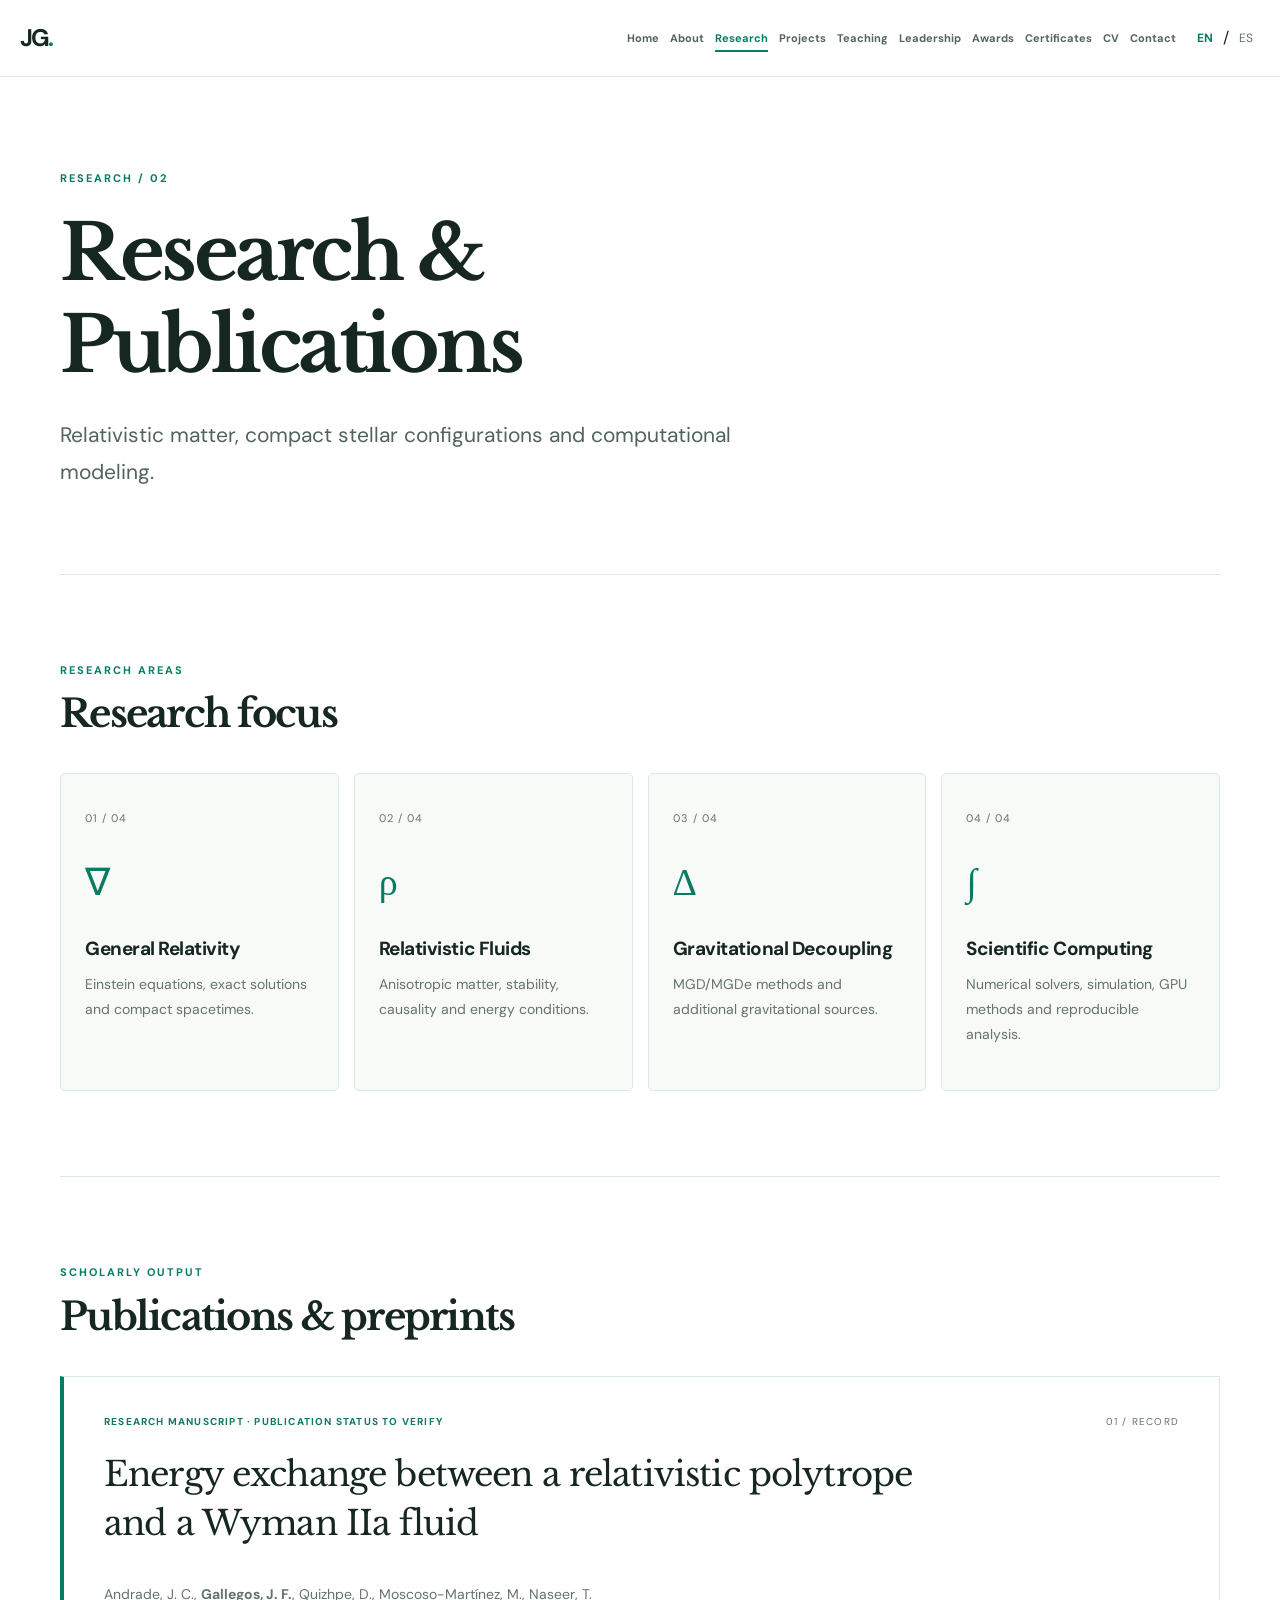
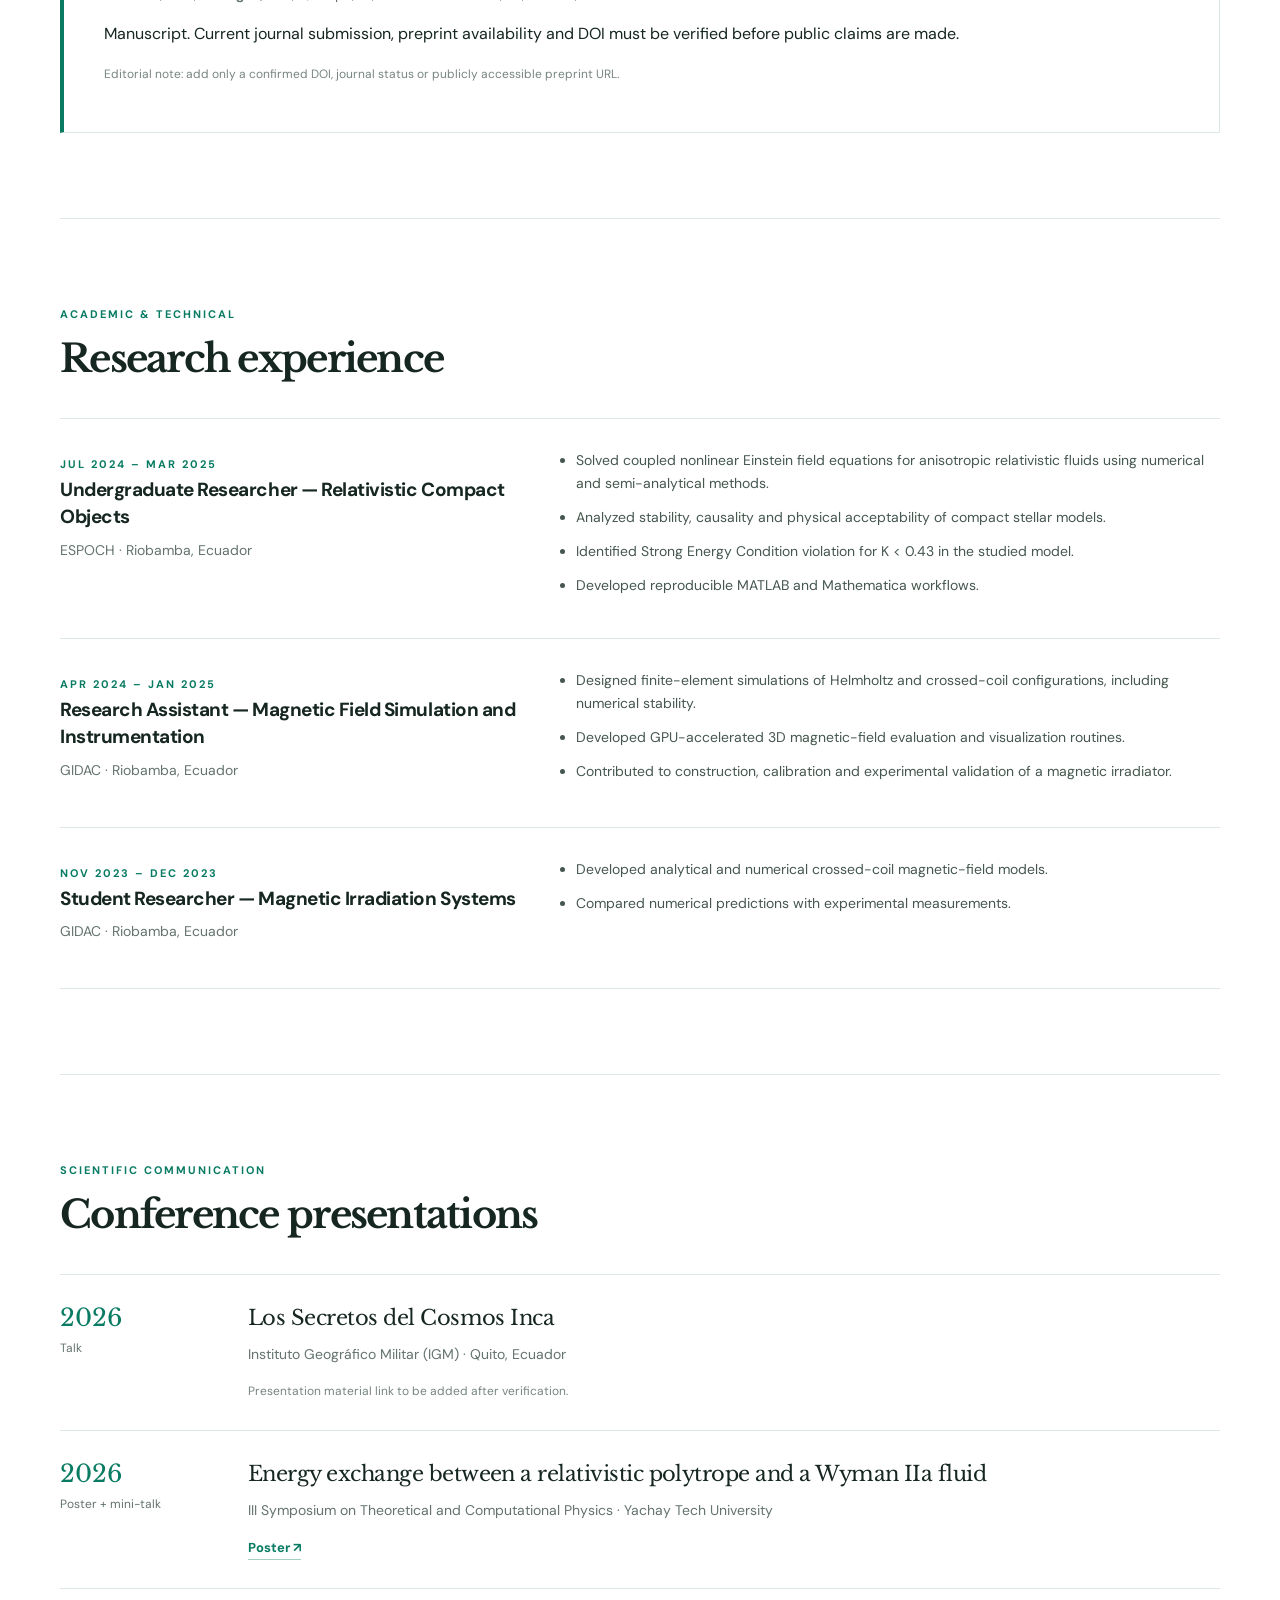
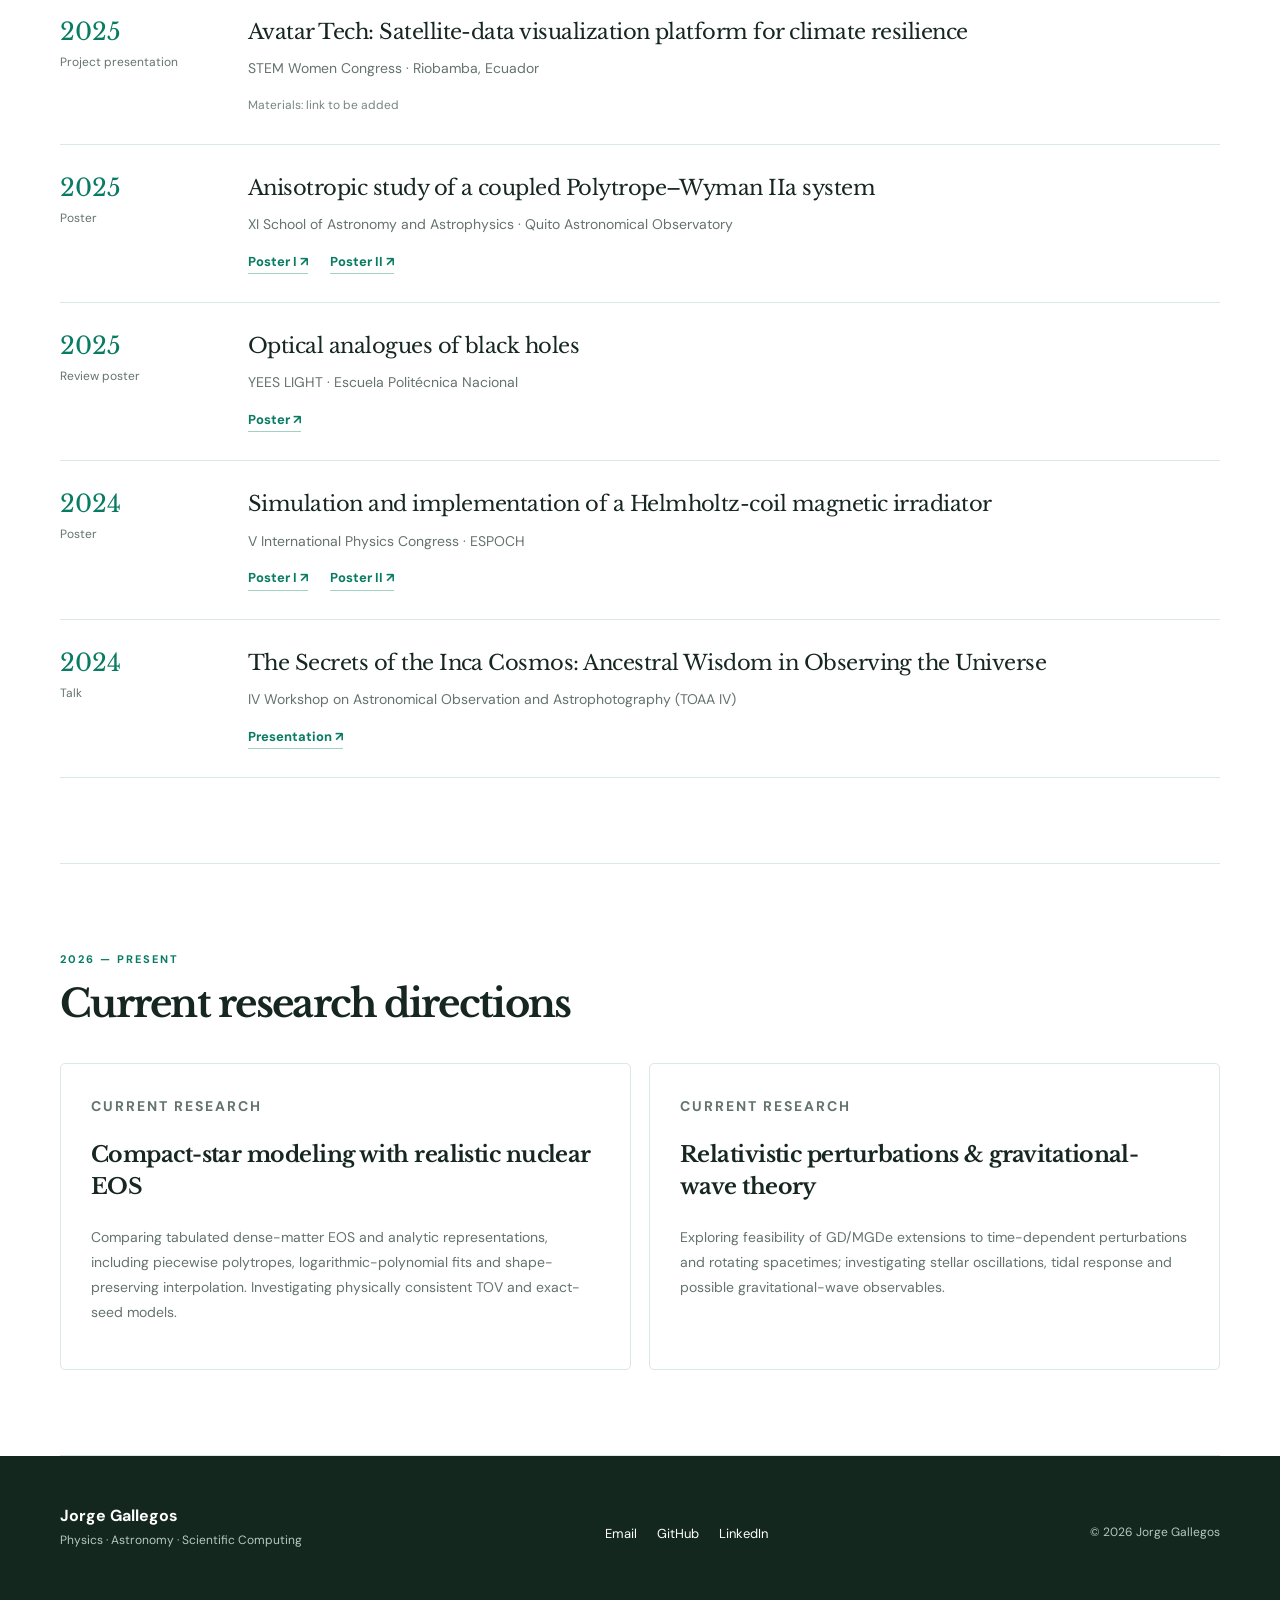
<file: publications.html>
<!DOCTYPE html>

<html lang="en"><head><meta charset="utf-8"/><meta content="width=device-width, initial-scale=1" name="viewport"/><meta content="Jorge Gallegos — Physicist and MSc Astronomy student. Research in general relativity, compact objects, and scientific computing." name="description"/><meta content="#087b62" name="theme-color"/><title>Research | Jorge Gallegos</title><link href="https://fonts.googleapis.com" rel="preconnect"/><link crossorigin="" href="https://fonts.gstatic.com" rel="preconnect"/><link href="https://fonts.googleapis.com/css2?family=DM+Sans:wght@400;500;600;700&amp;family=Libre+Baskerville:wght@400;700&amp;display=swap" rel="stylesheet"/><link href="style.css" rel="stylesheet"/><script defer="" src="site.js"></script></head><body><a class="skip" href="#main">Skip to content</a><header class="site-header"><div class="nav-wrap"><a aria-label="Jorge Gallegos home" class="brand" href="index.html"><span class="brand-mark">JG<span>.</span></span><span class="brand-detail">RESEARCH / PORTFOLIO</span></a><button aria-controls="site-nav" aria-expanded="false" class="menu-toggle" type="button">☰ <span>Menu</span></button><nav aria-label="Main navigation" id="site-nav"><a href="index.html"><span data-en="Home" data-es="Inicio">Home</span></a><a href="about.html"><span data-en="About" data-es="Sobre mí">About</span></a><a aria-current="page" href="publications.html"><span data-en="Research" data-es="Investigación">Research</span></a><a href="projects.html"><span data-en="Projects" data-es="Proyectos">Projects</span></a><a href="teaching.html"><span data-en="Teaching" data-es="Docencia">Teaching</span></a><a href="leadership.html"><span data-en="Leadership" data-es="Liderazgo">Leadership</span></a><a href="awards.html"><span data-en="Awards" data-es="Distinciones">Awards</span></a><a href="certificates.html"><span data-en="Certificates" data-es="Certificados">Certificates</span></a><a href="cv.html"><span data-en="CV" data-es="CV">CV</span></a><a href="contact.html"><span data-en="Contact" data-es="Contacto">Contact</span></a></nav><div aria-label="Language" class="lang-switch" role="group"><button aria-pressed="true" data-lang="en" type="button">EN</button><span>/</span><button aria-pressed="false" data-lang="es" type="button">ES</button></div></div></header><main id="main"><div class="page-intro container reveal"><p class="eyebrow">RESEARCH / 02</p><h1 class="" data-en="Research &amp; Publications" data-es="Investigación y publicaciones">Research &amp; Publications</h1><p class="lead" data-en="Relativistic matter, compact stellar configurations and computational modeling." data-es="Materia relativista, configuraciones estelares compactas y modelado computacional.">Relativistic matter, compact stellar configurations and computational modeling.</p></div><section class="section container"><div class="section-head"><div><p class="eyebrow">RESEARCH AREAS</p><h2>Research focus</h2></div></div><div class="focus-grid"><article class="focus-card reveal"><span class="focus-number">01 / 04</span><div class="focus-symbol">∇</div><h3 class="" data-en="General Relativity" data-es="Relatividad general">General Relativity</h3><p class="" data-en="Einstein equations, exact solutions and compact spacetimes." data-es="Ecuaciones de Einstein, soluciones exactas y espaciotiempos compactos.">Einstein equations, exact solutions and compact spacetimes.</p></article><article class="focus-card reveal"><span class="focus-number">02 / 04</span><div class="focus-symbol">ρ</div><h3 class="" data-en="Relativistic Fluids" data-es="Fluidos relativistas">Relativistic Fluids</h3><p class="" data-en="Anisotropic matter, stability, causality and energy conditions." data-es="Materia anisótropa, estabilidad, causalidad y condiciones de energía.">Anisotropic matter, stability, causality and energy conditions.</p></article><article class="focus-card reveal"><span class="focus-number">03 / 04</span><div class="focus-symbol">Δ</div><h3 class="" data-en="Gravitational Decoupling" data-es="Desacoplamiento gravitacional">Gravitational Decoupling</h3><p class="" data-en="MGD/MGDe methods and additional gravitational sources." data-es="Métodos MGD/MGDe y fuentes gravitacionales adicionales.">MGD/MGDe methods and additional gravitational sources.</p></article><article class="focus-card reveal"><span class="focus-number">04 / 04</span><div class="focus-symbol">∫</div><h3 class="" data-en="Scientific Computing" data-es="Computación científica">Scientific Computing</h3><p class="" data-en="Numerical solvers, simulation, GPU methods and reproducible analysis." data-es="Solucionadores numéricos, simulación, GPU y análisis reproducible.">Numerical solvers, simulation, GPU methods and reproducible analysis.</p></article></div></section><section class="section container"><div class="section-head"><div><p class="eyebrow">SCHOLARLY OUTPUT</p><h2>Publications &amp; preprints</h2></div></div><article class="paper-card reveal"><div class="paper-top"><span class="status">RESEARCH MANUSCRIPT · PUBLICATION STATUS TO VERIFY</span><span>01 / RECORD</span></div><h3>Energy exchange between a relativistic polytrope and a Wyman IIa fluid</h3><p class="authors">Andrade, J. C., <strong>Gallegos, J. F.</strong>, Quizhpe, D., Moscoso-Martínez, M., Naseer, T.</p><p>Manuscript. Current journal submission, preprint availability and DOI must be verified before public claims are made.</p><p class="note">Editorial note: add only a confirmed DOI, journal status or publicly accessible preprint URL.</p></article></section><section class="section container"><div class="section-head"><div><p class="eyebrow">ACADEMIC &amp; TECHNICAL</p><h2>Research experience</h2></div></div><div class="experience-list"><article class="experience-item reveal"><div><span class="eyebrow">Jul 2024 – Mar 2025</span><h3>Undergraduate Researcher — Relativistic Compact Objects</h3><p class="muted">ESPOCH · Riobamba, Ecuador</p></div><ul><li>Solved coupled nonlinear Einstein field equations for anisotropic relativistic fluids using numerical and semi-analytical methods.</li><li>Analyzed stability, causality and physical acceptability of compact stellar models.</li><li>Identified Strong Energy Condition violation for K &lt; 0.43 in the studied model.</li><li>Developed reproducible MATLAB and Mathematica workflows.</li></ul></article><article class="experience-item reveal"><div><span class="eyebrow">Apr 2024 – Jan 2025</span><h3>Research Assistant — Magnetic Field Simulation and Instrumentation</h3><p class="muted">GIDAC · Riobamba, Ecuador</p></div><ul><li>Designed finite-element simulations of Helmholtz and crossed-coil configurations, including numerical stability.</li><li>Developed GPU-accelerated 3D magnetic-field evaluation and visualization routines.</li><li>Contributed to construction, calibration and experimental validation of a magnetic irradiator.</li></ul></article><article class="experience-item reveal"><div><span class="eyebrow">Nov 2023 – Dec 2023</span><h3>Student Researcher — Magnetic Irradiation Systems</h3><p class="muted">GIDAC · Riobamba, Ecuador</p></div><ul><li>Developed analytical and numerical crossed-coil magnetic-field models.</li><li>Compared numerical predictions with experimental measurements.</li></ul></article></div></section><section class="section container"><div class="section-head"><div><p class="eyebrow">SCIENTIFIC COMMUNICATION</p><h2>Conference presentations</h2></div></div><div class="conference-list"><article class="conference-item reveal"><div class="conf-date">2026<span>Talk</span></div><div class="conf-body"><h3>Los Secretos del Cosmos Inca</h3><p class="muted">Instituto Geográfico Militar (IGM) · Quito, Ecuador</p><div class="link-row"><span class="note">Presentation material link to be added after verification.</span></div></div></article><article class="conference-item reveal"><div class="conf-date">2026<span>Poster + mini-talk</span></div><div class="conf-body"><h3>Energy exchange between a relativistic polytrope and a Wyman IIa fluid</h3><p class="muted">III Symposium on Theoretical and Computational Physics · Yachay Tech University</p><div class="link-row"><a class="text-link" href="https://drive.google.com/file/d/1dVZ_u94TOkqpP0eWzNCYDlO69fYIa2Po/view" rel="noopener noreferrer" target="_blank">Poster ↗</a></div></div></article><article class="conference-item reveal"><div class="conf-date">2025<span>Project presentation</span></div><div class="conf-body"><h3>Avatar Tech: Satellite-data visualization platform for climate resilience</h3><p class="muted">STEM Women Congress · Riobamba, Ecuador</p><div class="link-row"><span class="note">Materials: link to be added</span></div></div></article><article class="conference-item reveal"><div class="conf-date">2025<span>Poster</span></div><div class="conf-body"><h3>Anisotropic study of a coupled Polytrope–Wyman IIa system</h3><p class="muted">XI School of Astronomy and Astrophysics · Quito Astronomical Observatory</p><div class="link-row"><a class="text-link" href="https://drive.google.com/file/d/1680QigspCMG7O1ipbv_f8-uoiFC2q5Mk/view" rel="noopener noreferrer" target="_blank">Poster I ↗</a><a class="text-link" href="https://drive.google.com/file/d/1g32oLPzlcPx-7-vkCb5zHZMjo90gx-9/view" rel="noopener noreferrer" target="_blank">Poster II ↗</a></div></div></article><article class="conference-item reveal"><div class="conf-date">2025<span>Review poster</span></div><div class="conf-body"><h3>Optical analogues of black holes</h3><p class="muted">YEES LIGHT · Escuela Politécnica Nacional</p><div class="link-row"><a class="text-link" href="https://drive.google.com/file/d/1G1goiGLK9vbB_tfBnKcLup104Swbwsio/view" rel="noopener noreferrer" target="_blank">Poster ↗</a></div></div></article><article class="conference-item reveal"><div class="conf-date">2024<span>Poster</span></div><div class="conf-body"><h3>Simulation and implementation of a Helmholtz-coil magnetic irradiator</h3><p class="muted">V International Physics Congress · ESPOCH</p><div class="link-row"><a class="text-link" href="https://drive.google.com/file/d/1ebfroOuVnsfHQvXC4WLkoN_qVo7v6Ei/view" rel="noopener noreferrer" target="_blank">Poster I ↗</a><a class="text-link" href="https://drive.google.com/file/d/1Bvw0V0w5DDPujIAjF0uV-lFlPYy5afau/view" rel="noopener noreferrer" target="_blank">Poster II ↗</a></div></div></article><article class="conference-item reveal"><div class="conf-date">2024<span>Talk</span></div><div class="conf-body"><h3>The Secrets of the Inca Cosmos: Ancestral Wisdom in Observing the Universe</h3><p class="muted">IV Workshop on Astronomical Observation and Astrophotography (TOAA IV)</p><div class="link-row"><a class="text-link" href="https://drive.google.com/file/d/1UGHEpQmlfDR-q4IRu7WhB05ONN25SArs/view" rel="noopener noreferrer" target="_blank">Presentation ↗</a></div></div></article></div></section><section class="section container"><div class="section-head"><div><p class="eyebrow">2026 — PRESENT</p><h2>Current research directions</h2></div></div><div class="project-grid"><article class="project-card reveal"><p class="eyebrow">CURRENT RESEARCH</p><h3>Compact-star modeling with realistic nuclear EOS</h3><p>Comparing tabulated dense-matter EOS and analytic representations, including piecewise polytropes, logarithmic-polynomial fits and shape-preserving interpolation. Investigating physically consistent TOV and exact-seed models.</p></article><article class="project-card reveal"><p class="eyebrow">CURRENT RESEARCH</p><h3>Relativistic perturbations &amp; gravitational-wave theory</h3><p>Exploring feasibility of GD/MGDe extensions to time-dependent perturbations and rotating spacetimes; investigating stellar oscillations, tidal response and possible gravitational-wave observables.</p></article></div></section></main><footer class="site-footer"><div class="container footer-inner"><div><strong>Jorge Gallegos</strong><p>Physics · Astronomy · Scientific Computing</p></div><div><a href="mailto:gallegosjf2002@gmail.com">Email</a><a href="https://github.com/gallegosjf2002" rel="noopener noreferrer" target="_blank">GitHub</a><a href="https://www.linkedin.com/in/jorge-gallegos-4514b1245/" rel="noopener noreferrer" target="_blank">LinkedIn</a></div><small>© <span id="year"></span> Jorge Gallegos</small></div></footer></body></html>
</file>
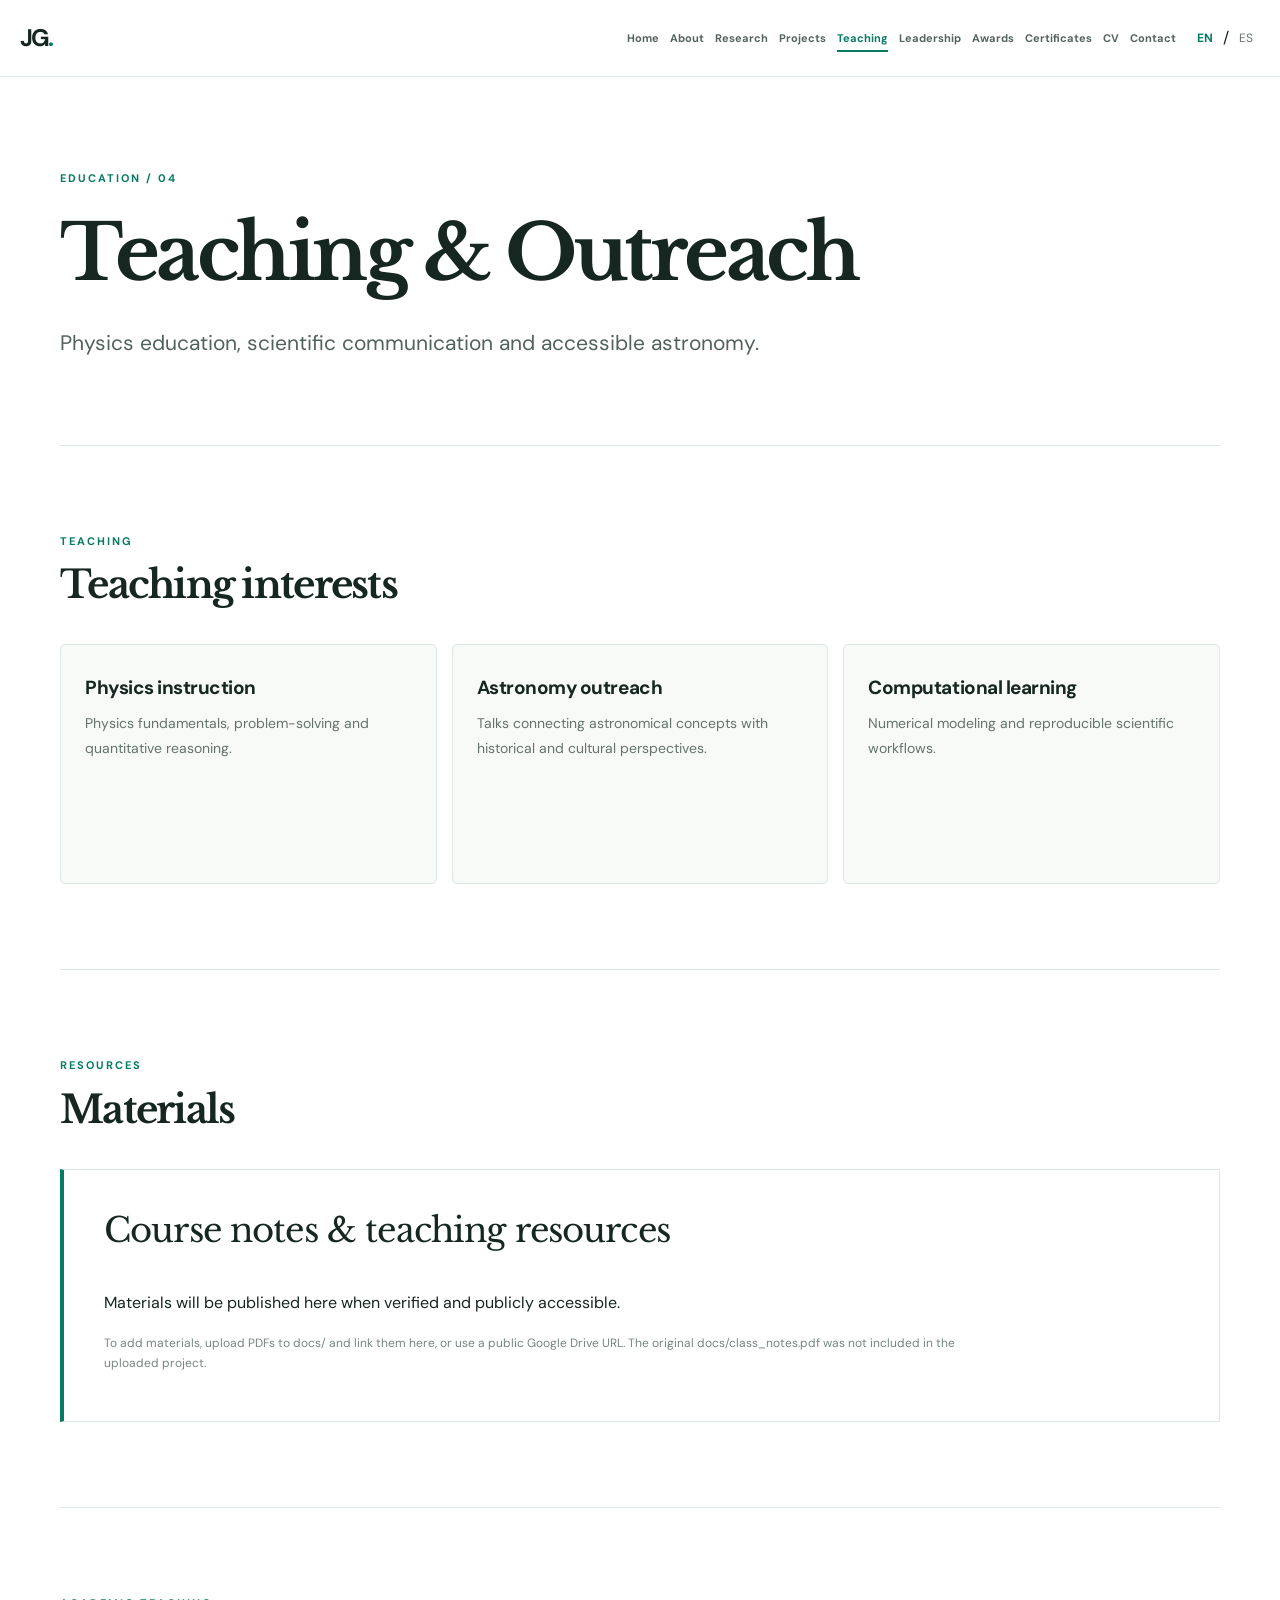
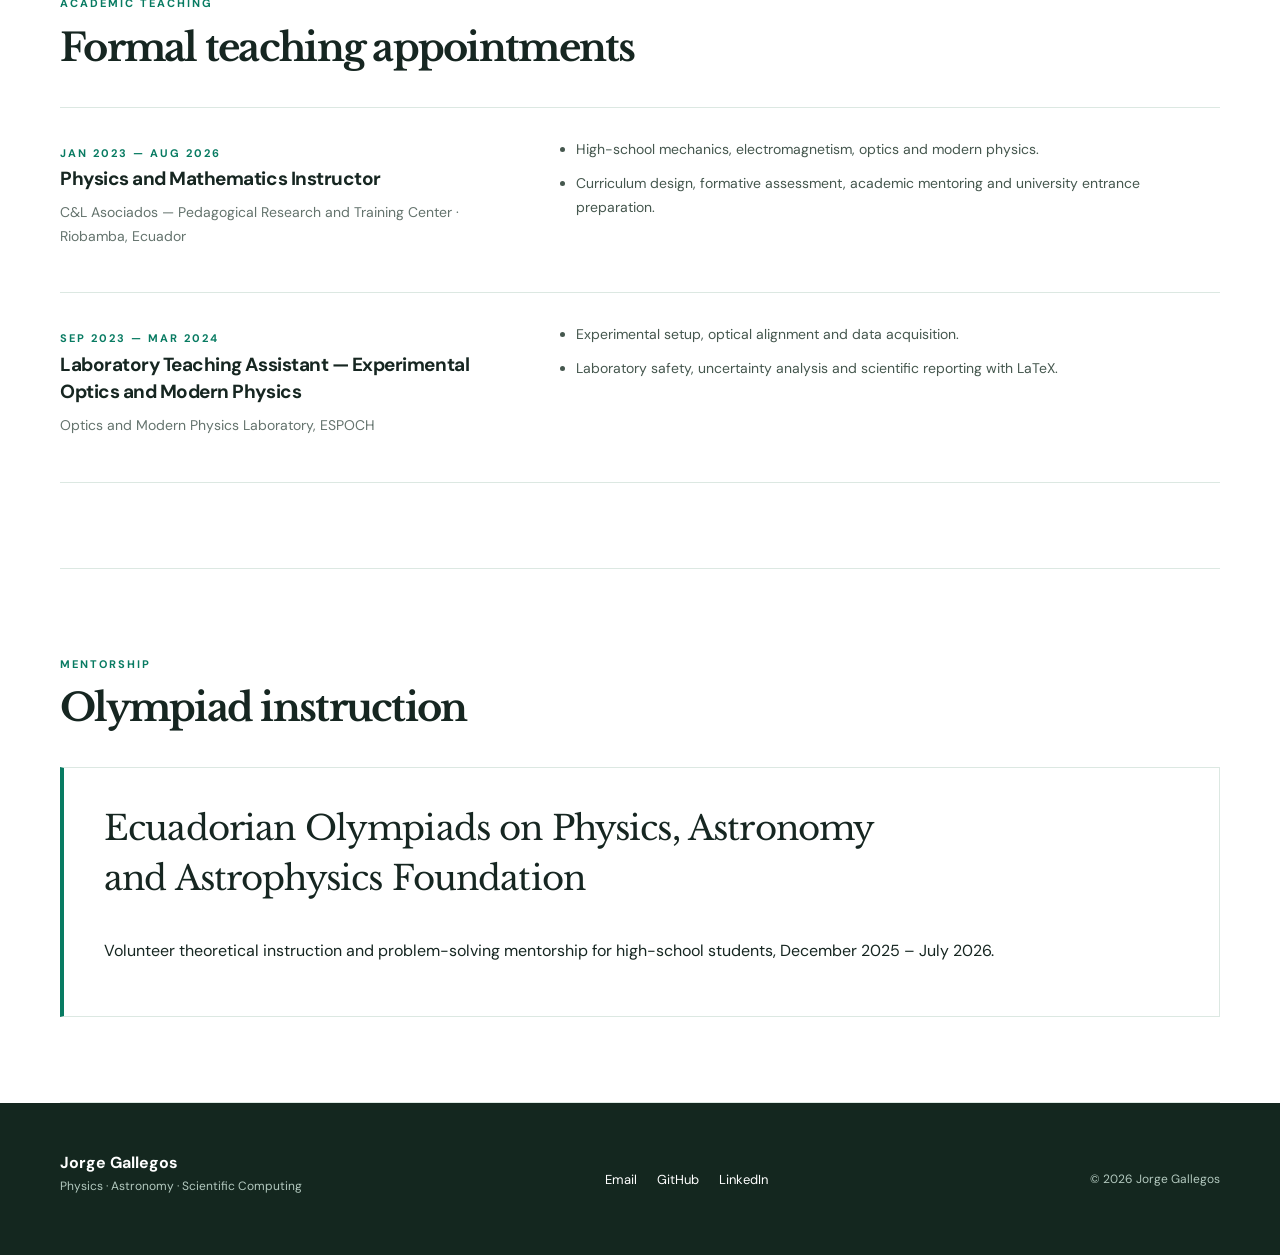
<file: teaching.html>
<!DOCTYPE html>

<html lang="en"><head><meta charset="utf-8"/><meta content="width=device-width, initial-scale=1" name="viewport"/><meta content="Jorge Gallegos — Physicist and MSc Astronomy student. Research in general relativity, compact objects, and scientific computing." name="description"/><meta content="#087b62" name="theme-color"/><title>Teaching | Jorge Gallegos</title><link href="https://fonts.googleapis.com" rel="preconnect"/><link crossorigin="" href="https://fonts.gstatic.com" rel="preconnect"/><link href="https://fonts.googleapis.com/css2?family=DM+Sans:wght@400;500;600;700&amp;family=Libre+Baskerville:wght@400;700&amp;display=swap" rel="stylesheet"/><link href="style.css" rel="stylesheet"/><script defer="" src="site.js"></script></head><body><a class="skip" href="#main">Skip to content</a><header class="site-header"><div class="nav-wrap"><a aria-label="Jorge Gallegos home" class="brand" href="index.html"><span class="brand-mark">JG<span>.</span></span><span class="brand-detail">RESEARCH / PORTFOLIO</span></a><button aria-controls="site-nav" aria-expanded="false" class="menu-toggle" type="button">☰ <span>Menu</span></button><nav aria-label="Main navigation" id="site-nav"><a href="index.html"><span data-en="Home" data-es="Inicio">Home</span></a><a href="about.html"><span data-en="About" data-es="Sobre mí">About</span></a><a href="publications.html"><span data-en="Research" data-es="Investigación">Research</span></a><a href="projects.html"><span data-en="Projects" data-es="Proyectos">Projects</span></a><a aria-current="page" href="teaching.html"><span data-en="Teaching" data-es="Docencia">Teaching</span></a><a href="leadership.html"><span data-en="Leadership" data-es="Liderazgo">Leadership</span></a><a href="awards.html"><span data-en="Awards" data-es="Distinciones">Awards</span></a><a href="certificates.html"><span data-en="Certificates" data-es="Certificados">Certificates</span></a><a href="cv.html"><span data-en="CV" data-es="CV">CV</span></a><a href="contact.html"><span data-en="Contact" data-es="Contacto">Contact</span></a></nav><div aria-label="Language" class="lang-switch" role="group"><button aria-pressed="true" data-lang="en" type="button">EN</button><span>/</span><button aria-pressed="false" data-lang="es" type="button">ES</button></div></div></header><main id="main"><div class="page-intro container reveal"><p class="eyebrow">EDUCATION / 04</p><h1 class="" data-en="Teaching &amp; Outreach" data-es="Docencia y divulgación">Teaching &amp; Outreach</h1><p class="lead" data-en="Physics education, scientific communication and accessible astronomy." data-es="Educación en física, comunicación científica y astronomía accesible.">Physics education, scientific communication and accessible astronomy.</p></div><section class="section container"><div class="section-head"><div><p class="eyebrow">TEACHING</p><h2>Teaching interests</h2></div></div><div class="focus-grid three"><article class="focus-card reveal"><h3 class="" data-en="Physics instruction" data-es="Docencia de física">Physics instruction</h3><p class="" data-en="Physics fundamentals, problem-solving and quantitative reasoning." data-es="Fundamentos de física, resolución de problemas y razonamiento cuantitativo.">Physics fundamentals, problem-solving and quantitative reasoning.</p></article><article class="focus-card reveal"><h3 class="" data-en="Astronomy outreach" data-es="Divulgación astronómica">Astronomy outreach</h3><p class="" data-en="Talks connecting astronomical concepts with historical and cultural perspectives." data-es="Charlas que conectan astronomía con perspectivas históricas y culturales.">Talks connecting astronomical concepts with historical and cultural perspectives.</p></article><article class="focus-card reveal"><h3 class="" data-en="Computational learning" data-es="Aprendizaje computacional">Computational learning</h3><p class="" data-en="Numerical modeling and reproducible scientific workflows." data-es="Modelado numérico y flujos científicos reproducibles.">Numerical modeling and reproducible scientific workflows.</p></article></div></section><section class="section container"><div class="section-head"><div><p class="eyebrow">RESOURCES</p><h2>Materials</h2></div></div><div class="paper-card"><h3>Course notes &amp; teaching resources</h3><p>Materials will be published here when verified and publicly accessible.</p><p class="note">To add materials, upload PDFs to docs/ and link them here, or use a public Google Drive URL. The original docs/class_notes.pdf was not included in the uploaded project.</p></div></section><section class="section container"><div class="section-head"><div><p class="eyebrow">ACADEMIC TEACHING</p><h2>Formal teaching appointments</h2></div></div><div class="experience-list"><article class="experience-item reveal"><div><span class="eyebrow">JAN 2023 — AUG 2026</span><h3>Physics and Mathematics Instructor</h3><p class="muted">C&amp;L Asociados — Pedagogical Research and Training Center · Riobamba, Ecuador</p></div><ul><li>High-school mechanics, electromagnetism, optics and modern physics.</li><li>Curriculum design, formative assessment, academic mentoring and university entrance preparation.</li></ul></article><article class="experience-item reveal"><div><span class="eyebrow">SEP 2023 — MAR 2024</span><h3>Laboratory Teaching Assistant — Experimental Optics and Modern Physics</h3><p class="muted">Optics and Modern Physics Laboratory, ESPOCH</p></div><ul><li>Experimental setup, optical alignment and data acquisition.</li><li>Laboratory safety, uncertainty analysis and scientific reporting with LaTeX.</li></ul></article></div></section><section class="section container"><div class="section-head"><div><p class="eyebrow">MENTORSHIP</p><h2>Olympiad instruction</h2></div></div><div class="paper-card"><h3>Ecuadorian Olympiads on Physics, Astronomy and Astrophysics Foundation</h3><p>Volunteer theoretical instruction and problem-solving mentorship for high-school students, December 2025 – July 2026.</p></div></section></main><footer class="site-footer"><div class="container footer-inner"><div><strong>Jorge Gallegos</strong><p>Physics · Astronomy · Scientific Computing</p></div><div><a href="mailto:gallegosjf2002@gmail.com">Email</a><a href="https://github.com/gallegosjf2002" rel="noopener noreferrer" target="_blank">GitHub</a><a href="https://www.linkedin.com/in/jorge-gallegos-4514b1245/" rel="noopener noreferrer" target="_blank">LinkedIn</a></div><small>© <span id="year"></span> Jorge Gallegos</small></div></footer></body></html>
</file>
<file: style.css>
/* GALLEGOS RESEARCH — global design tokens. Edit colors here. */
:root{--ink:#162621;--muted:#64736d;--green:#087b62;--green-dark:#055a48;--line:#dce8e2;--paper:#f8faf8;--white:#fff;--serif:'Libre Baskerville',Georgia,serif;--sans:'DM Sans',Arial,sans-serif;--width:1160px}
*{box-sizing:border-box}html{scroll-behavior:smooth}body{margin:0;color:var(--ink);background:var(--white);font:16px/1.7 var(--sans)}img{max-width:100%;display:block}a{color:inherit}button,input,select{font:inherit}button{cursor:pointer}.container{width:min(var(--width),calc(100% - 48px));margin-inline:auto}.skip{position:absolute;top:-100px;left:12px;background:white;padding:12px;z-index:30}.skip:focus{top:12px}.site-header{position:sticky;top:0;z-index:20;background:rgba(255,255,255,.94);backdrop-filter:blur(16px);border-bottom:1px solid var(--line)}.nav-wrap{width:min(1320px,calc(100% - 40px));margin:auto;display:flex;align-items:center;gap:24px;min-height:76px}.brand{text-decoration:none;display:flex;align-items:center;gap:14px;flex-shrink:0}.brand-mark{font-size:24px;font-weight:700;letter-spacing:-2px}.brand-mark span{color:var(--green)}.brand-detail{font-size:9px;font-weight:700;letter-spacing:1.8px;color:var(--muted)}nav{display:flex;align-items:center;gap:17px;margin-left:auto}nav a{text-decoration:none;font-size:12px;font-weight:700;white-space:nowrap;color:#54645d;transition:color .2s}nav a:hover,nav a[aria-current]{color:var(--green)}nav a[aria-current]{text-decoration:underline;text-decoration-thickness:2px;text-underline-offset:8px}.lang-switch{display:flex;align-items:center;gap:3px;flex-shrink:0}.lang-switch button{background:none;border:0;font-size:12px;padding:7px;color:var(--muted)}.lang-switch button[aria-pressed=true]{color:var(--green);font-weight:700}.menu-toggle{display:none;border:1px solid var(--line);background:white;border-radius:8px;padding:7px 12px}.page-intro{padding-top:92px;padding-bottom:62px;border-bottom:1px solid var(--line)}.eyebrow{color:var(--green);font-size:11px;letter-spacing:2px;font-weight:700;text-transform:uppercase;margin:0 0 20px}h1,h2,h3,p{margin-top:0}h1,h2{font-family:var(--serif);letter-spacing:-.045em;line-height:1.2}h1{font-size:clamp(42px,6vw,78px);max-width:900px;margin-bottom:25px}h2{font-size:clamp(29px,3vw,43px);margin-bottom:0}h3{font-size:19px;line-height:1.45;letter-spacing:-.025em}.lead{font-size:clamp(17px,2vw,21px);color:#52635b;max-width:750px;line-height:1.75}.section{padding-top:86px;padding-bottom:85px;border-bottom:1px solid var(--line)}.section-head{display:flex;justify-content:space-between;align-items:end;margin-bottom:36px}.section-head .eyebrow{margin-bottom:12px}.focus-grid{display:grid;grid-template-columns:repeat(4,minmax(0,1fr));gap:15px}.focus-grid.three{grid-template-columns:repeat(3,minmax(0,1fr))}.focus-card{padding:29px 24px;background:var(--paper);border:1px solid var(--line);border-radius:5px;min-height:240px;transition:transform .3s,border-color .3s,box-shadow .3s}.focus-card:hover,.project-card:hover{transform:translateY(-6px);border-color:#95c8b8;box-shadow:0 16px 36px #143e3012}.focus-number{font-size:11px;color:var(--muted);letter-spacing:1px}.focus-symbol{font-family:var(--serif);font-size:38px;color:var(--green);margin:20px 0}.focus-card h3{margin-bottom:9px}.focus-card p,.project-card p{color:var(--muted);font-size:14px;line-height:1.8}.home-hero{background:linear-gradient(120deg,#f3f8f5,#fff);padding:50px 0 64px}.home-grid{display:grid;grid-template-columns:1fr 1fr;gap:7%;align-items:center}.hero-photos{height:530px;position:relative;background:#dfe8e3;overflow:hidden;border-radius:4px}.hero-photos .slide{position:absolute;width:100%;height:100%;object-fit:cover;opacity:0;transition:opacity 1.1s}.hero-photos .slide.active{opacity:1}.photo-label{position:absolute;bottom:15px;left:15px;background:#fffE;font-size:10px;letter-spacing:1.3px;padding:8px 12px}.avatar{height:72px;width:72px;object-fit:cover;border-radius:50%;margin-bottom:24px;border:3px solid white;box-shadow:0 4px 15px #0002}.home-copy h1{font-size:clamp(52px,6vw,92px)}.home-copy h1 em{font-weight:400;color:var(--green)}.link-row{display:flex;gap:13px 22px;flex-wrap:wrap;align-items:center;margin-top:24px}.btn{display:inline-flex;align-items:center;justify-content:center;text-decoration:none;background:var(--green);color:white;border:1px solid var(--green);border-radius:3px;padding:12px 20px;font-size:13px;font-weight:700;transition:background .2s,transform .2s}.btn:hover{background:var(--green-dark);transform:translateY(-2px)}.btn.outline{background:transparent;color:var(--green)}.btn.outline:hover{background:#eaf5ef}.text-link{font-size:13px;color:var(--green);font-weight:700;text-decoration:none;border-bottom:1px solid #a2d0c1}.text-link:hover{color:var(--green-dark)}.project-grid{display:grid;grid-template-columns:repeat(2,minmax(0,1fr));gap:18px}.project-card{border:1px solid var(--line);border-radius:5px;padding:30px;min-height:280px;transition:transform .3s,box-shadow .3s,border-color .3s}.project-card h3{font-family:var(--serif);font-size:22px}.project-card .link-row{margin-top:28px}.stats{display:grid;grid-template-columns:repeat(3,1fr);gap:16px}.stats>div{padding:32px;background:var(--paper);border-top:2px solid var(--green)}.stats strong{font:42px var(--serif);display:block;color:var(--green)}.stats span{font-size:13px;color:var(--muted)}.paper-card{border:1px solid var(--line);border-left:4px solid var(--green);padding:36px 40px;background:white}.paper-top{display:flex;justify-content:space-between;gap:15px;color:var(--muted);font-size:10px;letter-spacing:1.2px;margin-bottom:20px}.status{color:var(--green);font-weight:700}.paper-card h3{font:clamp(23px,2.8vw,34px)/1.45 var(--serif);max-width:820px}.authors{font-size:14px;color:var(--muted)}.paper-card p{max-width:900px}.note{font-size:12px!important;color:#77867f!important}.experience-list{border-top:1px solid var(--line)}.experience-item{display:grid;grid-template-columns:40% 1fr;gap:30px;padding:30px 0;border-bottom:1px solid var(--line)}.experience-item h3{margin:0 0 8px}.experience-item ul{margin:0;padding-left:22px;color:#45574e;font-size:14px}.experience-item li{margin-bottom:10px}.muted{color:var(--muted);font-size:14px}.conference-list{border-top:1px solid var(--line)}.conference-item{display:grid;grid-template-columns:160px 1fr;gap:28px;padding:28px 0;border-bottom:1px solid var(--line)}.conf-date{font:24px var(--serif);color:var(--green)}.conf-date span{font:12px var(--sans);color:var(--muted);display:block;margin-top:8px}.conf-body h3{font:21px/1.45 var(--serif);margin-bottom:10px}.conf-body .link-row{margin-top:12px}.editorial-grid{display:grid;grid-template-columns:36% 1fr;gap:7%;align-items:center}.editorial-image{width:100%;aspect-ratio:4/5;object-fit:cover}.body-large{font-size:20px;line-height:1.8}.quote-panel{padding:48px;background:#eef6f1;border-left:3px solid var(--green)}.quote-panel p{font:clamp(23px,3vw,38px)/1.5 var(--serif)}.quote-panel small{letter-spacing:2px;color:var(--green)}.filter-bar{display:flex;gap:12px;align-items:center;flex-wrap:wrap;margin-bottom:28px}.filter-bar label{font-size:12px;font-weight:700}.filter-bar input,.filter-bar select{border:1px solid var(--line);border-radius:4px;padding:10px 12px;min-height:42px;background:white}.filter-bar input{min-width:250px}.certificate-grid{display:grid;grid-template-columns:repeat(3,minmax(0,1fr));gap:16px}.certificate-card{padding:25px;border:1px solid var(--line);background:var(--paper);border-radius:4px}.certificate-card .eyebrow{margin-bottom:10px}.certificate-card h3{font-size:18px}.certificate-card p{color:var(--muted);font-size:13px}.certificate-card .link-row{margin-top:15px}.contact-panel{display:grid;grid-template-columns:2fr 1fr;gap:50px;padding:40px;background:var(--paper)}.contact-panel h3{font:30px var(--serif)}.contact-links{display:flex;flex-direction:column;gap:20px;align-items:flex-start}.site-footer{background:#14271f;color:white;padding:46px 0}.footer-inner{display:flex;align-items:center;justify-content:space-between;gap:25px;flex-wrap:wrap}.footer-inner p,.footer-inner small{font-size:12px;color:#b3c9bf}.footer-inner a{color:white;font-size:13px;margin-right:20px;text-decoration:none}.reveal{opacity:1;transform:none}@media(prefers-reduced-motion:no-preference){.js-ready .reveal{opacity:0;transform:translateY(22px);transition:opacity .65s ease,transform .65s ease}.js-ready .reveal.visible{opacity:1;transform:translateY(0)}}@media(max-width:1120px){.nav-wrap{gap:12px}.brand-detail{display:none}nav{gap:10px}nav a{font-size:11px}}@media(max-width:850px){.nav-wrap{min-height:66px;flex-wrap:wrap}.menu-toggle{display:block;margin-left:auto}nav{display:none;order:5;width:100%;margin:0;padding:15px 0 22px;flex-wrap:wrap;gap:0}nav.open{display:grid;grid-template-columns:repeat(2,1fr)}nav a{padding:10px;font-size:13px}.lang-switch{margin-left:5px}.home-grid,.editorial-grid,.contact-panel{grid-template-columns:1fr}.hero-photos{height:420px}.focus-grid,.focus-grid.three{grid-template-columns:repeat(2,minmax(0,1fr))}.certificate-grid{grid-template-columns:repeat(2,minmax(0,1fr))}.page-intro{padding-top:65px}.section{padding-block:60px}}@media(max-width:560px){.container{width:calc(100% - 34px)}.focus-grid,.focus-grid.three,.project-grid,.certificate-grid,.stats{grid-template-columns:1fr}.experience-item,.conference-item{grid-template-columns:1fr;gap:12px}.paper-card{padding:25px}.hero-photos{height:350px}.home-hero{padding-top:24px}.home-copy h1{font-size:54px}.section{padding-block:48px}.page-intro{padding-block:52px}.footer-inner{align-items:start;flex-direction:column}.filter-bar input{min-width:0;width:100%}}

/* CV 2026 update: extended navigation and editorial records */
@media(min-width:851px){.nav-wrap{gap:14px}.brand-detail{display:none}nav{gap:11px}nav a{font-size:11px}}
@media(min-width:851px) and (max-width:1180px){.menu-toggle{display:block;margin-left:auto}nav{display:none;position:absolute;top:100%;left:0;right:0;background:#fff;padding:16px 6%;box-shadow:0 14px 25px #1232}nav.open{display:grid;grid-template-columns:repeat(5,1fr);gap:16px}.lang-switch{margin-left:0}}
.experience-item ul:empty{display:none}.experience-item:has(ul:empty){grid-template-columns:1fr}.paper-card+.text-link{margin-top:20px}nav a:focus-visible,.text-link:focus-visible,.btn:focus-visible{outline:2px solid var(--green);outline-offset:4px}
</file>
